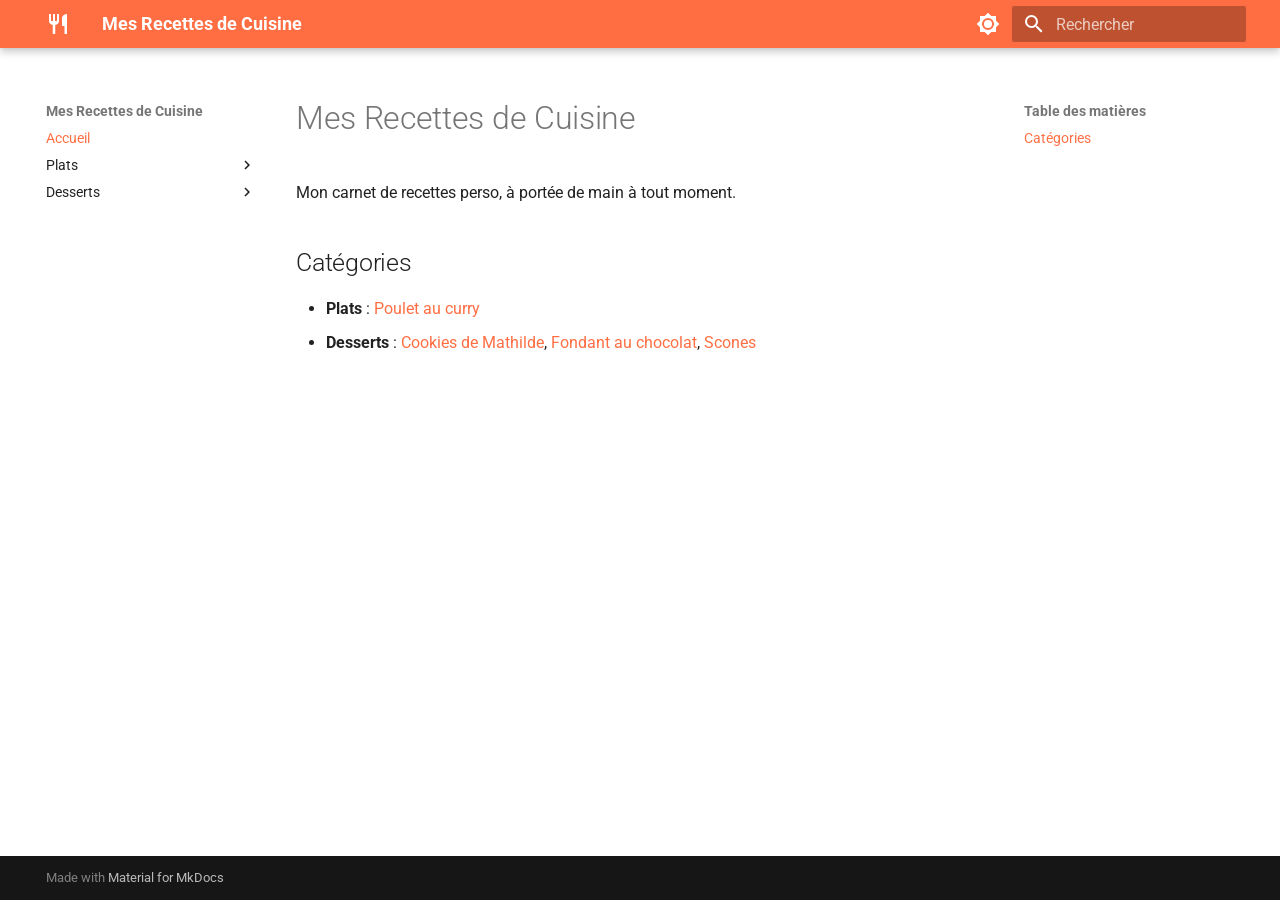
<file: index.html>
<!doctype html>
<html lang="fr" class="no-js">
  <head>
    
      <meta charset="utf-8">
      <meta name="viewport" content="width=device-width,initial-scale=1">
      
      
      
      
      
        <link rel="next" href="plats/poulet-curry/">
      
      
        
      
      
      <link rel="icon" href="assets/images/nomega_logo_small.png">
      <meta name="generator" content="mkdocs-1.6.1, mkdocs-material-9.8.2">
    
    
      
        <title>Mes Recettes de Cuisine</title>
      
    
    
      <link rel="stylesheet" href="assets/stylesheets/main.57a0d79d.min.css">
      
        
        <link rel="stylesheet" href="assets/stylesheets/palette.fb2fffe2.min.css">
      
      


    
    
      
    
    
      
        
        
        <link rel="preconnect" href="https://fonts.gstatic.com" crossorigin>
        <link rel="stylesheet" href="https://fonts.googleapis.com/css?family=Roboto:300,300i,400,400i,700,700i%7CRoboto+Mono:400,400i,700,700i&display=fallback">
        <style>:root{--md-text-font:"Roboto";--md-code-font:"Roboto Mono"}</style>
      
    
    
      <link rel="stylesheet" href="stylesheets/extra.css">
    
    <script>__md_scope=new URL(".",location),__md_hash=e=>[...e].reduce(((e,_)=>(e<<5)-e+_.charCodeAt(0)),0),__md_get=(e,_=localStorage,t=__md_scope)=>JSON.parse(_.getItem(t.pathname+"."+e)),__md_set=(e,_,t=localStorage,a=__md_scope)=>{try{t.setItem(a.pathname+"."+e,JSON.stringify(_))}catch(e){}}</script>
    
      

    
    
  <link rel="apple-touch-icon" href="assets/images/nomega_logo_small.png">

  </head>
  
  
    
    
      
    
    
    
    
    <body dir="ltr" data-md-color-scheme="default" data-md-color-primary="deep-orange" data-md-color-accent="orange">
  
    
    <input class="md-toggle" data-md-toggle="drawer" type="checkbox" id="__drawer" autocomplete="off">
    <input class="md-toggle" data-md-toggle="search" type="checkbox" id="__search" autocomplete="off">
    <label class="md-overlay" for="__drawer"></label>
    <div data-md-component="skip">
      
        
        <a href="#mes-recettes-de-cuisine" class="md-skip">
          Aller au contenu
        </a>
      
    </div>
    <div data-md-component="announce">
      
    </div>
    
    
      

  

<header class="md-header md-header--shadow" data-md-component="header">
  <nav class="md-header__inner md-grid" aria-label="En-tête">
    <a href="." title="Mes Recettes de Cuisine" class="md-header__button md-logo" aria-label="Mes Recettes de Cuisine" data-md-component="logo">
      
  
  <svg xmlns="http://www.w3.org/2000/svg" viewBox="0 0 24 24"><path d="M11 9H9V2H7v7H5V2H3v7c0 2.12 1.66 3.84 3.75 3.97V22h2.5v-9.03C11.34 12.84 13 11.12 13 9V2h-2zm5-3v8h2.5v8H21V2c-2.76 0-5 2.24-5 4"/></svg>

    </a>
    <label class="md-header__button md-icon" for="__drawer">
      
      <svg xmlns="http://www.w3.org/2000/svg" viewBox="0 0 24 24"><path d="M3 6h18v2H3zm0 5h18v2H3zm0 5h18v2H3z"/></svg>
    </label>
    <div class="md-header__title" data-md-component="header-title">
      <div class="md-header__ellipsis">
        <div class="md-header__topic">
          <span class="md-ellipsis">
            Mes Recettes de Cuisine
          </span>
        </div>
        <div class="md-header__topic" data-md-component="header-topic">
          <span class="md-ellipsis">
            
              Accueil
            
          </span>
        </div>
      </div>
    </div>
    
      
        <form class="md-header__option" data-md-component="palette">
  
    
    
    
    <input class="md-option" data-md-color-media="(prefers-color-scheme: light)" data-md-color-scheme="default" data-md-color-primary="deep-orange" data-md-color-accent="orange"  aria-label="Passer au mode sombre"  type="radio" name="__palette" id="__palette_0">
    
      <label class="md-header__button md-icon" title="Passer au mode sombre" for="__palette_1" hidden>
        <svg xmlns="http://www.w3.org/2000/svg" viewBox="0 0 24 24"><path d="M12 8a4 4 0 0 0-4 4 4 4 0 0 0 4 4 4 4 0 0 0 4-4 4 4 0 0 0-4-4m0 10a6 6 0 0 1-6-6 6 6 0 0 1 6-6 6 6 0 0 1 6 6 6 6 0 0 1-6 6m8-9.31V4h-4.69L12 .69 8.69 4H4v4.69L.69 12 4 15.31V20h4.69L12 23.31 15.31 20H20v-4.69L23.31 12z"/></svg>
      </label>
    
  
    
    
    
    <input class="md-option" data-md-color-media="(prefers-color-scheme: dark)" data-md-color-scheme="slate" data-md-color-primary="deep-orange" data-md-color-accent="orange"  aria-label="Passer au mode clair"  type="radio" name="__palette" id="__palette_1">
    
      <label class="md-header__button md-icon" title="Passer au mode clair" for="__palette_0" hidden>
        <svg xmlns="http://www.w3.org/2000/svg" viewBox="0 0 24 24"><path d="M12 18c-.89 0-1.74-.2-2.5-.55C11.56 16.5 13 14.42 13 12s-1.44-4.5-3.5-5.45C10.26 6.2 11.11 6 12 6a6 6 0 0 1 6 6 6 6 0 0 1-6 6m8-9.31V4h-4.69L12 .69 8.69 4H4v4.69L.69 12 4 15.31V20h4.69L12 23.31 15.31 20H20v-4.69L23.31 12z"/></svg>
      </label>
    
  
</form>
      
    
    
      <script>var palette=__md_get("__palette");if(palette&&palette.color){if("(prefers-color-scheme)"===palette.color.media){var media=matchMedia("(prefers-color-scheme: light)"),input=document.querySelector(media.matches?"[data-md-color-media='(prefers-color-scheme: light)']":"[data-md-color-media='(prefers-color-scheme: dark)']");palette.color.media=input.getAttribute("data-md-color-media"),palette.color.scheme=input.getAttribute("data-md-color-scheme"),palette.color.primary=input.getAttribute("data-md-color-primary"),palette.color.accent=input.getAttribute("data-md-color-accent")}for(var[key,value]of Object.entries(palette.color))document.body.setAttribute("data-md-color-"+key,value)}</script>
    
    
    
      
      
        <label class="md-header__button md-icon" for="__search">
          
          <svg xmlns="http://www.w3.org/2000/svg" viewBox="0 0 24 24"><path d="M9.5 3A6.5 6.5 0 0 1 16 9.5c0 1.61-.59 3.09-1.56 4.23l.27.27h.79l5 5-1.5 1.5-5-5v-.79l-.27-.27A6.52 6.52 0 0 1 9.5 16 6.5 6.5 0 0 1 3 9.5 6.5 6.5 0 0 1 9.5 3m0 2C7 5 5 7 5 9.5S7 14 9.5 14 14 12 14 9.5 12 5 9.5 5"/></svg>
        </label>
        <div class="md-search" data-md-component="search" role="dialog">
  <label class="md-search__overlay" for="__search"></label>
  <div class="md-search__inner" role="search">
    <form class="md-search__form" name="search">
      <input type="text" class="md-search__input" name="query" aria-label="Rechercher" placeholder="Rechercher" autocapitalize="off" autocorrect="off" autocomplete="off" spellcheck="false" data-md-component="search-query" required>
      <label class="md-search__icon md-icon" for="__search">
        
        <svg xmlns="http://www.w3.org/2000/svg" viewBox="0 0 24 24"><path d="M9.5 3A6.5 6.5 0 0 1 16 9.5c0 1.61-.59 3.09-1.56 4.23l.27.27h.79l5 5-1.5 1.5-5-5v-.79l-.27-.27A6.52 6.52 0 0 1 9.5 16 6.5 6.5 0 0 1 3 9.5 6.5 6.5 0 0 1 9.5 3m0 2C7 5 5 7 5 9.5S7 14 9.5 14 14 12 14 9.5 12 5 9.5 5"/></svg>
        
        <svg xmlns="http://www.w3.org/2000/svg" viewBox="0 0 24 24"><path d="M20 11v2H8l5.5 5.5-1.42 1.42L4.16 12l7.92-7.92L13.5 5.5 8 11z"/></svg>
      </label>
      <nav class="md-search__options" aria-label="Recherche">
        
        <button type="reset" class="md-search__icon md-icon" title="Effacer" aria-label="Effacer" tabindex="-1">
          
          <svg xmlns="http://www.w3.org/2000/svg" viewBox="0 0 24 24"><path d="M19 6.41 17.59 5 12 10.59 6.41 5 5 6.41 10.59 12 5 17.59 6.41 19 12 13.41 17.59 19 19 17.59 13.41 12z"/></svg>
        </button>
      </nav>
      
    </form>
    <div class="md-search__output">
      <div class="md-search__scrollwrap" tabindex="0" data-md-scrollfix>
        <div class="md-search-result" data-md-component="search-result">
          <div class="md-search-result__meta">
            Initialisation de la recherche
          </div>
          <ol class="md-search-result__list" role="presentation"></ol>
        </div>
      </div>
    </div>
  </div>
</div>
      
    
    
  </nav>
  
</header>
    
    <div class="md-container" data-md-component="container">
      
      
        
          
        
      
      <main class="md-main" data-md-component="main">
        <div class="md-main__inner md-grid">
          
            
              
              <div class="md-sidebar md-sidebar--primary" data-md-component="sidebar" data-md-type="navigation" >
                <div class="md-sidebar__scrollwrap">
                  <div class="md-sidebar__inner">
                    



<nav class="md-nav md-nav--primary" aria-label="Navigation" data-md-level="0">
  <label class="md-nav__title" for="__drawer">
    <a href="." title="Mes Recettes de Cuisine" class="md-nav__button md-logo" aria-label="Mes Recettes de Cuisine" data-md-component="logo">
      
  
  <svg xmlns="http://www.w3.org/2000/svg" viewBox="0 0 24 24"><path d="M11 9H9V2H7v7H5V2H3v7c0 2.12 1.66 3.84 3.75 3.97V22h2.5v-9.03C11.34 12.84 13 11.12 13 9V2h-2zm5-3v8h2.5v8H21V2c-2.76 0-5 2.24-5 4"/></svg>

    </a>
    Mes Recettes de Cuisine
  </label>
  
  <ul class="md-nav__list" data-md-scrollfix>
    
      
      
  
  
    
  
  
  
    <li class="md-nav__item md-nav__item--active">
      
      <input class="md-nav__toggle md-toggle" type="checkbox" id="__toc">
      
      
        
      
      
        <label class="md-nav__link md-nav__link--active" for="__toc">
          
  
  
  <span class="md-ellipsis">
    
  
    Accueil
  

    
  </span>
  
  

          <span class="md-nav__icon md-icon"></span>
        </label>
      
      <a href="." class="md-nav__link md-nav__link--active">
        
  
  
  <span class="md-ellipsis">
    
  
    Accueil
  

    
  </span>
  
  

      </a>
      
        

<nav class="md-nav md-nav--secondary" aria-label="Table des matières">
  
  
  
    
  
  
    <label class="md-nav__title" for="__toc">
      <span class="md-nav__icon md-icon"></span>
      Table des matières
    </label>
    <ul class="md-nav__list" data-md-component="toc" data-md-scrollfix>
      
        <li class="md-nav__item">
  <a href="#categories" class="md-nav__link">
    <span class="md-ellipsis">
      
        Catégories
      
    </span>
  </a>
  
</li>
      
    </ul>
  
</nav>
      
    </li>
  

    
      
      
  
  
  
  
    
    
    
    
    
    <li class="md-nav__item md-nav__item--nested">
      
        
        
        <input class="md-nav__toggle md-toggle " type="checkbox" id="__nav_2" >
        
          
          <label class="md-nav__link" for="__nav_2" id="__nav_2_label" tabindex="0">
            
  
  
  <span class="md-ellipsis">
    
  
    Plats
  

    
  </span>
  
  

            <span class="md-nav__icon md-icon"></span>
          </label>
        
        <nav class="md-nav" data-md-level="1" aria-labelledby="__nav_2_label" aria-expanded="false">
          <label class="md-nav__title" for="__nav_2">
            <span class="md-nav__icon md-icon"></span>
            
  
    Plats
  

          </label>
          <ul class="md-nav__list" data-md-scrollfix>
            
              
                
  
  
  
  
    <li class="md-nav__item">
      <a href="plats/poulet-curry/" class="md-nav__link">
        
  
  
  <span class="md-ellipsis">
    
  
    Poulet au curry
  

    
  </span>
  
  

      </a>
    </li>
  

              
            
          </ul>
        </nav>
      
    </li>
  

    
      
      
  
  
  
  
    
    
    
    
    
    <li class="md-nav__item md-nav__item--nested">
      
        
        
        <input class="md-nav__toggle md-toggle " type="checkbox" id="__nav_3" >
        
          
          <label class="md-nav__link" for="__nav_3" id="__nav_3_label" tabindex="0">
            
  
  
  <span class="md-ellipsis">
    
  
    Desserts
  

    
  </span>
  
  

            <span class="md-nav__icon md-icon"></span>
          </label>
        
        <nav class="md-nav" data-md-level="1" aria-labelledby="__nav_3_label" aria-expanded="false">
          <label class="md-nav__title" for="__nav_3">
            <span class="md-nav__icon md-icon"></span>
            
  
    Desserts
  

          </label>
          <ul class="md-nav__list" data-md-scrollfix>
            
              
                
  
  
  
  
    <li class="md-nav__item">
      <a href="desserts/cookies-de-mathilde/" class="md-nav__link">
        
  
  
  <span class="md-ellipsis">
    
  
    Cookies de Mathilde
  

    
  </span>
  
  

      </a>
    </li>
  

              
            
              
                
  
  
  
  
    <li class="md-nav__item">
      <a href="desserts/fondant/" class="md-nav__link">
        
  
  
  <span class="md-ellipsis">
    
  
    Fondant au chocolat
  

    
  </span>
  
  

      </a>
    </li>
  

              
            
              
                
  
  
  
  
    <li class="md-nav__item">
      <a href="desserts/scones/" class="md-nav__link">
        
  
  
  <span class="md-ellipsis">
    
  
    Scones
  

    
  </span>
  
  

      </a>
    </li>
  

              
            
          </ul>
        </nav>
      
    </li>
  

    
  </ul>
</nav>
                  </div>
                </div>
              </div>
            
            
              
              <div class="md-sidebar md-sidebar--secondary" data-md-component="sidebar" data-md-type="toc" >
                <div class="md-sidebar__scrollwrap">
                  <div class="md-sidebar__inner">
                    

<nav class="md-nav md-nav--secondary" aria-label="Table des matières">
  
  
  
    
  
  
    <label class="md-nav__title" for="__toc">
      <span class="md-nav__icon md-icon"></span>
      Table des matières
    </label>
    <ul class="md-nav__list" data-md-component="toc" data-md-scrollfix>
      
        <li class="md-nav__item">
  <a href="#categories" class="md-nav__link">
    <span class="md-ellipsis">
      
        Catégories
      
    </span>
  </a>
  
</li>
      
    </ul>
  
</nav>
                  </div>
                </div>
              </div>
            
          
          
            <div class="md-content" data-md-component="content">
              
              <article class="md-content__inner md-typeset">
                
                  



<h1 id="mes-recettes-de-cuisine">Mes Recettes de Cuisine</h1>
<p>Mon carnet de recettes perso, à portée de main à tout moment.</p>
<h2 id="categories">Catégories</h2>
<ul>
<li><strong>Plats</strong> : <a href="plats/poulet-curry/">Poulet au curry</a></li>
<li><strong>Desserts</strong> : <a href="desserts/cookies-de-mathilde/">Cookies de Mathilde</a>, <a href="desserts/fondant/">Fondant au chocolat</a>, <a href="desserts/scones/">Scones</a></li>
</ul>












                
              </article>
            </div>
          
          
<script>var target=document.getElementById(location.hash.slice(1));target&&target.name&&(target.checked=target.name.startsWith("__tabbed_"))</script>
        </div>
        
      </main>
      
        <footer class="md-footer">
  
  <div class="md-footer-meta md-typeset">
    <div class="md-footer-meta__inner md-grid">
      <div class="md-copyright">
  
  
    Made with
    <a href="https://squidfunk.github.io/mkdocs-material/" target="_blank" rel="noopener">
      Material for MkDocs
    </a>
  
</div>
      
    </div>
  </div>
</footer>
      
    </div>
    <div class="md-dialog" data-md-component="dialog">
      <div class="md-dialog__inner md-typeset"></div>
    </div>
    
    
    
      
      
      <script id="__config" type="application/json">{"annotate": null, "base": ".", "features": [], "search": "assets/javascripts/workers/search.a7633da7.min.js", "tags": null, "translations": {"clipboard.copied": "Copi\u00e9 dans le presse-papier", "clipboard.copy": "Copier dans le presse-papier", "search.result.more.one": "1 de plus sur cette page", "search.result.more.other": "# de plus sur cette page", "search.result.none": "Aucun document trouv\u00e9", "search.result.one": "1 document trouv\u00e9", "search.result.other": "# documents trouv\u00e9s", "search.result.placeholder": "Taper pour d\u00e9marrer la recherche", "search.result.term.missing": "Non trouv\u00e9", "select.version": "S\u00e9lectionner la version"}, "version": null}</script>
    
    
      <script src="assets/javascripts/bundle.a5f9d56c.min.js"></script>
      
    
  </body>
</html>
</file>
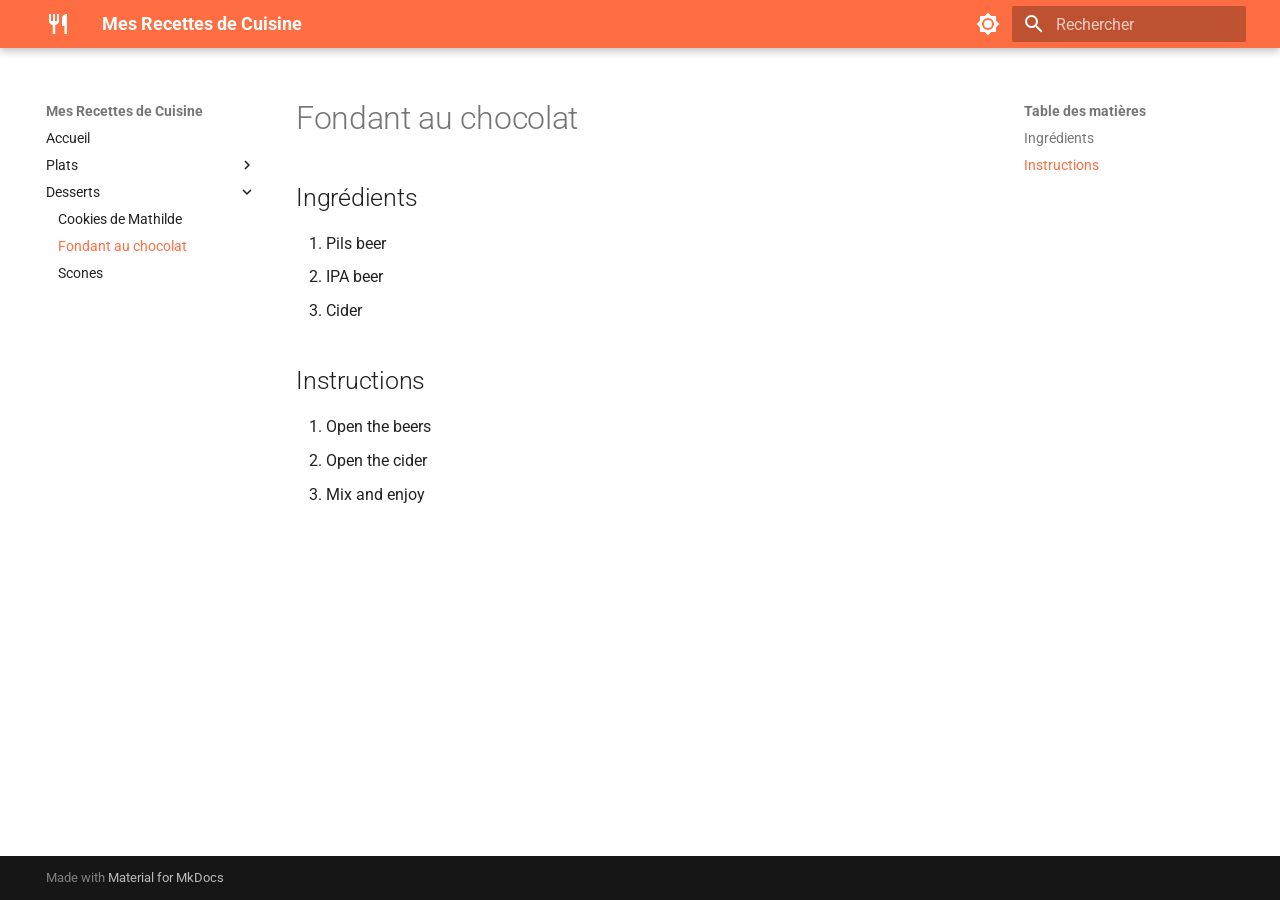
<file: desserts/fondant/index.html>
<!doctype html>
<html lang="fr" class="no-js">
  <head>
    
      <meta charset="utf-8">
      <meta name="viewport" content="width=device-width,initial-scale=1">
      
      
      
      
        <link rel="prev" href="../cookies-de-mathilde/">
      
      
        <link rel="next" href="../scones/">
      
      
        
      
      
      <link rel="icon" href="../../assets/images/nomega_logo_small.png">
      <meta name="generator" content="mkdocs-1.6.1, mkdocs-material-9.8.2">
    
    
      
        <title>Fondant au chocolat - Mes Recettes de Cuisine</title>
      
    
    
      <link rel="stylesheet" href="../../assets/stylesheets/main.57a0d79d.min.css">
      
        
        <link rel="stylesheet" href="../../assets/stylesheets/palette.fb2fffe2.min.css">
      
      


    
    
      
    
    
      
        
        
        <link rel="preconnect" href="https://fonts.gstatic.com" crossorigin>
        <link rel="stylesheet" href="https://fonts.googleapis.com/css?family=Roboto:300,300i,400,400i,700,700i%7CRoboto+Mono:400,400i,700,700i&display=fallback">
        <style>:root{--md-text-font:"Roboto";--md-code-font:"Roboto Mono"}</style>
      
    
    
      <link rel="stylesheet" href="../../stylesheets/extra.css">
    
    <script>__md_scope=new URL("../..",location),__md_hash=e=>[...e].reduce(((e,_)=>(e<<5)-e+_.charCodeAt(0)),0),__md_get=(e,_=localStorage,t=__md_scope)=>JSON.parse(_.getItem(t.pathname+"."+e)),__md_set=(e,_,t=localStorage,a=__md_scope)=>{try{t.setItem(a.pathname+"."+e,JSON.stringify(_))}catch(e){}}</script>
    
      

    
    
  <link rel="apple-touch-icon" href="../../assets/images/nomega_logo_small.png">

  </head>
  
  
    
    
      
    
    
    
    
    <body dir="ltr" data-md-color-scheme="default" data-md-color-primary="deep-orange" data-md-color-accent="orange">
  
    
    <input class="md-toggle" data-md-toggle="drawer" type="checkbox" id="__drawer" autocomplete="off">
    <input class="md-toggle" data-md-toggle="search" type="checkbox" id="__search" autocomplete="off">
    <label class="md-overlay" for="__drawer"></label>
    <div data-md-component="skip">
      
        
        <a href="#fondant-au-chocolat" class="md-skip">
          Aller au contenu
        </a>
      
    </div>
    <div data-md-component="announce">
      
    </div>
    
    
      

  

<header class="md-header md-header--shadow" data-md-component="header">
  <nav class="md-header__inner md-grid" aria-label="En-tête">
    <a href="../.." title="Mes Recettes de Cuisine" class="md-header__button md-logo" aria-label="Mes Recettes de Cuisine" data-md-component="logo">
      
  
  <svg xmlns="http://www.w3.org/2000/svg" viewBox="0 0 24 24"><path d="M11 9H9V2H7v7H5V2H3v7c0 2.12 1.66 3.84 3.75 3.97V22h2.5v-9.03C11.34 12.84 13 11.12 13 9V2h-2zm5-3v8h2.5v8H21V2c-2.76 0-5 2.24-5 4"/></svg>

    </a>
    <label class="md-header__button md-icon" for="__drawer">
      
      <svg xmlns="http://www.w3.org/2000/svg" viewBox="0 0 24 24"><path d="M3 6h18v2H3zm0 5h18v2H3zm0 5h18v2H3z"/></svg>
    </label>
    <div class="md-header__title" data-md-component="header-title">
      <div class="md-header__ellipsis">
        <div class="md-header__topic">
          <span class="md-ellipsis">
            Mes Recettes de Cuisine
          </span>
        </div>
        <div class="md-header__topic" data-md-component="header-topic">
          <span class="md-ellipsis">
            
              Fondant au chocolat
            
          </span>
        </div>
      </div>
    </div>
    
      
        <form class="md-header__option" data-md-component="palette">
  
    
    
    
    <input class="md-option" data-md-color-media="(prefers-color-scheme: light)" data-md-color-scheme="default" data-md-color-primary="deep-orange" data-md-color-accent="orange"  aria-label="Passer au mode sombre"  type="radio" name="__palette" id="__palette_0">
    
      <label class="md-header__button md-icon" title="Passer au mode sombre" for="__palette_1" hidden>
        <svg xmlns="http://www.w3.org/2000/svg" viewBox="0 0 24 24"><path d="M12 8a4 4 0 0 0-4 4 4 4 0 0 0 4 4 4 4 0 0 0 4-4 4 4 0 0 0-4-4m0 10a6 6 0 0 1-6-6 6 6 0 0 1 6-6 6 6 0 0 1 6 6 6 6 0 0 1-6 6m8-9.31V4h-4.69L12 .69 8.69 4H4v4.69L.69 12 4 15.31V20h4.69L12 23.31 15.31 20H20v-4.69L23.31 12z"/></svg>
      </label>
    
  
    
    
    
    <input class="md-option" data-md-color-media="(prefers-color-scheme: dark)" data-md-color-scheme="slate" data-md-color-primary="deep-orange" data-md-color-accent="orange"  aria-label="Passer au mode clair"  type="radio" name="__palette" id="__palette_1">
    
      <label class="md-header__button md-icon" title="Passer au mode clair" for="__palette_0" hidden>
        <svg xmlns="http://www.w3.org/2000/svg" viewBox="0 0 24 24"><path d="M12 18c-.89 0-1.74-.2-2.5-.55C11.56 16.5 13 14.42 13 12s-1.44-4.5-3.5-5.45C10.26 6.2 11.11 6 12 6a6 6 0 0 1 6 6 6 6 0 0 1-6 6m8-9.31V4h-4.69L12 .69 8.69 4H4v4.69L.69 12 4 15.31V20h4.69L12 23.31 15.31 20H20v-4.69L23.31 12z"/></svg>
      </label>
    
  
</form>
      
    
    
      <script>var palette=__md_get("__palette");if(palette&&palette.color){if("(prefers-color-scheme)"===palette.color.media){var media=matchMedia("(prefers-color-scheme: light)"),input=document.querySelector(media.matches?"[data-md-color-media='(prefers-color-scheme: light)']":"[data-md-color-media='(prefers-color-scheme: dark)']");palette.color.media=input.getAttribute("data-md-color-media"),palette.color.scheme=input.getAttribute("data-md-color-scheme"),palette.color.primary=input.getAttribute("data-md-color-primary"),palette.color.accent=input.getAttribute("data-md-color-accent")}for(var[key,value]of Object.entries(palette.color))document.body.setAttribute("data-md-color-"+key,value)}</script>
    
    
    
      
      
        <label class="md-header__button md-icon" for="__search">
          
          <svg xmlns="http://www.w3.org/2000/svg" viewBox="0 0 24 24"><path d="M9.5 3A6.5 6.5 0 0 1 16 9.5c0 1.61-.59 3.09-1.56 4.23l.27.27h.79l5 5-1.5 1.5-5-5v-.79l-.27-.27A6.52 6.52 0 0 1 9.5 16 6.5 6.5 0 0 1 3 9.5 6.5 6.5 0 0 1 9.5 3m0 2C7 5 5 7 5 9.5S7 14 9.5 14 14 12 14 9.5 12 5 9.5 5"/></svg>
        </label>
        <div class="md-search" data-md-component="search" role="dialog">
  <label class="md-search__overlay" for="__search"></label>
  <div class="md-search__inner" role="search">
    <form class="md-search__form" name="search">
      <input type="text" class="md-search__input" name="query" aria-label="Rechercher" placeholder="Rechercher" autocapitalize="off" autocorrect="off" autocomplete="off" spellcheck="false" data-md-component="search-query" required>
      <label class="md-search__icon md-icon" for="__search">
        
        <svg xmlns="http://www.w3.org/2000/svg" viewBox="0 0 24 24"><path d="M9.5 3A6.5 6.5 0 0 1 16 9.5c0 1.61-.59 3.09-1.56 4.23l.27.27h.79l5 5-1.5 1.5-5-5v-.79l-.27-.27A6.52 6.52 0 0 1 9.5 16 6.5 6.5 0 0 1 3 9.5 6.5 6.5 0 0 1 9.5 3m0 2C7 5 5 7 5 9.5S7 14 9.5 14 14 12 14 9.5 12 5 9.5 5"/></svg>
        
        <svg xmlns="http://www.w3.org/2000/svg" viewBox="0 0 24 24"><path d="M20 11v2H8l5.5 5.5-1.42 1.42L4.16 12l7.92-7.92L13.5 5.5 8 11z"/></svg>
      </label>
      <nav class="md-search__options" aria-label="Recherche">
        
        <button type="reset" class="md-search__icon md-icon" title="Effacer" aria-label="Effacer" tabindex="-1">
          
          <svg xmlns="http://www.w3.org/2000/svg" viewBox="0 0 24 24"><path d="M19 6.41 17.59 5 12 10.59 6.41 5 5 6.41 10.59 12 5 17.59 6.41 19 12 13.41 17.59 19 19 17.59 13.41 12z"/></svg>
        </button>
      </nav>
      
    </form>
    <div class="md-search__output">
      <div class="md-search__scrollwrap" tabindex="0" data-md-scrollfix>
        <div class="md-search-result" data-md-component="search-result">
          <div class="md-search-result__meta">
            Initialisation de la recherche
          </div>
          <ol class="md-search-result__list" role="presentation"></ol>
        </div>
      </div>
    </div>
  </div>
</div>
      
    
    
  </nav>
  
</header>
    
    <div class="md-container" data-md-component="container">
      
      
        
          
        
      
      <main class="md-main" data-md-component="main">
        <div class="md-main__inner md-grid">
          
            
              
              <div class="md-sidebar md-sidebar--primary" data-md-component="sidebar" data-md-type="navigation" >
                <div class="md-sidebar__scrollwrap">
                  <div class="md-sidebar__inner">
                    



<nav class="md-nav md-nav--primary" aria-label="Navigation" data-md-level="0">
  <label class="md-nav__title" for="__drawer">
    <a href="../.." title="Mes Recettes de Cuisine" class="md-nav__button md-logo" aria-label="Mes Recettes de Cuisine" data-md-component="logo">
      
  
  <svg xmlns="http://www.w3.org/2000/svg" viewBox="0 0 24 24"><path d="M11 9H9V2H7v7H5V2H3v7c0 2.12 1.66 3.84 3.75 3.97V22h2.5v-9.03C11.34 12.84 13 11.12 13 9V2h-2zm5-3v8h2.5v8H21V2c-2.76 0-5 2.24-5 4"/></svg>

    </a>
    Mes Recettes de Cuisine
  </label>
  
  <ul class="md-nav__list" data-md-scrollfix>
    
      
      
  
  
  
  
    <li class="md-nav__item">
      <a href="../.." class="md-nav__link">
        
  
  
  <span class="md-ellipsis">
    
  
    Accueil
  

    
  </span>
  
  

      </a>
    </li>
  

    
      
      
  
  
  
  
    
    
    
    
    
    <li class="md-nav__item md-nav__item--nested">
      
        
        
        <input class="md-nav__toggle md-toggle " type="checkbox" id="__nav_2" >
        
          
          <label class="md-nav__link" for="__nav_2" id="__nav_2_label" tabindex="0">
            
  
  
  <span class="md-ellipsis">
    
  
    Plats
  

    
  </span>
  
  

            <span class="md-nav__icon md-icon"></span>
          </label>
        
        <nav class="md-nav" data-md-level="1" aria-labelledby="__nav_2_label" aria-expanded="false">
          <label class="md-nav__title" for="__nav_2">
            <span class="md-nav__icon md-icon"></span>
            
  
    Plats
  

          </label>
          <ul class="md-nav__list" data-md-scrollfix>
            
              
                
  
  
  
  
    <li class="md-nav__item">
      <a href="../../plats/poulet-curry/" class="md-nav__link">
        
  
  
  <span class="md-ellipsis">
    
  
    Poulet au curry
  

    
  </span>
  
  

      </a>
    </li>
  

              
            
          </ul>
        </nav>
      
    </li>
  

    
      
      
  
  
    
  
  
  
    
    
    
    
    
    <li class="md-nav__item md-nav__item--active md-nav__item--nested">
      
        
        
        <input class="md-nav__toggle md-toggle " type="checkbox" id="__nav_3" checked>
        
          
          <label class="md-nav__link" for="__nav_3" id="__nav_3_label" tabindex="0">
            
  
  
  <span class="md-ellipsis">
    
  
    Desserts
  

    
  </span>
  
  

            <span class="md-nav__icon md-icon"></span>
          </label>
        
        <nav class="md-nav" data-md-level="1" aria-labelledby="__nav_3_label" aria-expanded="true">
          <label class="md-nav__title" for="__nav_3">
            <span class="md-nav__icon md-icon"></span>
            
  
    Desserts
  

          </label>
          <ul class="md-nav__list" data-md-scrollfix>
            
              
                
  
  
  
  
    <li class="md-nav__item">
      <a href="../cookies-de-mathilde/" class="md-nav__link">
        
  
  
  <span class="md-ellipsis">
    
  
    Cookies de Mathilde
  

    
  </span>
  
  

      </a>
    </li>
  

              
            
              
                
  
  
    
  
  
  
    <li class="md-nav__item md-nav__item--active">
      
      <input class="md-nav__toggle md-toggle" type="checkbox" id="__toc">
      
      
        
      
      
        <label class="md-nav__link md-nav__link--active" for="__toc">
          
  
  
  <span class="md-ellipsis">
    
  
    Fondant au chocolat
  

    
  </span>
  
  

          <span class="md-nav__icon md-icon"></span>
        </label>
      
      <a href="./" class="md-nav__link md-nav__link--active">
        
  
  
  <span class="md-ellipsis">
    
  
    Fondant au chocolat
  

    
  </span>
  
  

      </a>
      
        

<nav class="md-nav md-nav--secondary" aria-label="Table des matières">
  
  
  
    
  
  
    <label class="md-nav__title" for="__toc">
      <span class="md-nav__icon md-icon"></span>
      Table des matières
    </label>
    <ul class="md-nav__list" data-md-component="toc" data-md-scrollfix>
      
        <li class="md-nav__item">
  <a href="#ingredients" class="md-nav__link">
    <span class="md-ellipsis">
      
        Ingrédients
      
    </span>
  </a>
  
</li>
      
        <li class="md-nav__item">
  <a href="#instructions" class="md-nav__link">
    <span class="md-ellipsis">
      
        Instructions
      
    </span>
  </a>
  
</li>
      
    </ul>
  
</nav>
      
    </li>
  

              
            
              
                
  
  
  
  
    <li class="md-nav__item">
      <a href="../scones/" class="md-nav__link">
        
  
  
  <span class="md-ellipsis">
    
  
    Scones
  

    
  </span>
  
  

      </a>
    </li>
  

              
            
          </ul>
        </nav>
      
    </li>
  

    
  </ul>
</nav>
                  </div>
                </div>
              </div>
            
            
              
              <div class="md-sidebar md-sidebar--secondary" data-md-component="sidebar" data-md-type="toc" >
                <div class="md-sidebar__scrollwrap">
                  <div class="md-sidebar__inner">
                    

<nav class="md-nav md-nav--secondary" aria-label="Table des matières">
  
  
  
    
  
  
    <label class="md-nav__title" for="__toc">
      <span class="md-nav__icon md-icon"></span>
      Table des matières
    </label>
    <ul class="md-nav__list" data-md-component="toc" data-md-scrollfix>
      
        <li class="md-nav__item">
  <a href="#ingredients" class="md-nav__link">
    <span class="md-ellipsis">
      
        Ingrédients
      
    </span>
  </a>
  
</li>
      
        <li class="md-nav__item">
  <a href="#instructions" class="md-nav__link">
    <span class="md-ellipsis">
      
        Instructions
      
    </span>
  </a>
  
</li>
      
    </ul>
  
</nav>
                  </div>
                </div>
              </div>
            
          
          
            <div class="md-content" data-md-component="content">
              
              <article class="md-content__inner md-typeset">
                
                  



<h1 id="fondant-au-chocolat">Fondant au chocolat</h1>
<h2 id="ingredients">Ingrédients</h2>
<ol>
<li>Pils beer</li>
<li>IPA beer</li>
<li>Cider</li>
</ol>
<h2 id="instructions">Instructions</h2>
<ol>
<li>Open the beers</li>
<li>Open the cider</li>
<li>Mix and enjoy</li>
</ol>












                
              </article>
            </div>
          
          
<script>var target=document.getElementById(location.hash.slice(1));target&&target.name&&(target.checked=target.name.startsWith("__tabbed_"))</script>
        </div>
        
      </main>
      
        <footer class="md-footer">
  
  <div class="md-footer-meta md-typeset">
    <div class="md-footer-meta__inner md-grid">
      <div class="md-copyright">
  
  
    Made with
    <a href="https://squidfunk.github.io/mkdocs-material/" target="_blank" rel="noopener">
      Material for MkDocs
    </a>
  
</div>
      
    </div>
  </div>
</footer>
      
    </div>
    <div class="md-dialog" data-md-component="dialog">
      <div class="md-dialog__inner md-typeset"></div>
    </div>
    
    
    
      
      
      <script id="__config" type="application/json">{"annotate": null, "base": "../..", "features": [], "search": "../../assets/javascripts/workers/search.a7633da7.min.js", "tags": null, "translations": {"clipboard.copied": "Copi\u00e9 dans le presse-papier", "clipboard.copy": "Copier dans le presse-papier", "search.result.more.one": "1 de plus sur cette page", "search.result.more.other": "# de plus sur cette page", "search.result.none": "Aucun document trouv\u00e9", "search.result.one": "1 document trouv\u00e9", "search.result.other": "# documents trouv\u00e9s", "search.result.placeholder": "Taper pour d\u00e9marrer la recherche", "search.result.term.missing": "Non trouv\u00e9", "select.version": "S\u00e9lectionner la version"}, "version": null}</script>
    
    
      <script src="../../assets/javascripts/bundle.a5f9d56c.min.js"></script>
      
    
  </body>
</html>
</file>
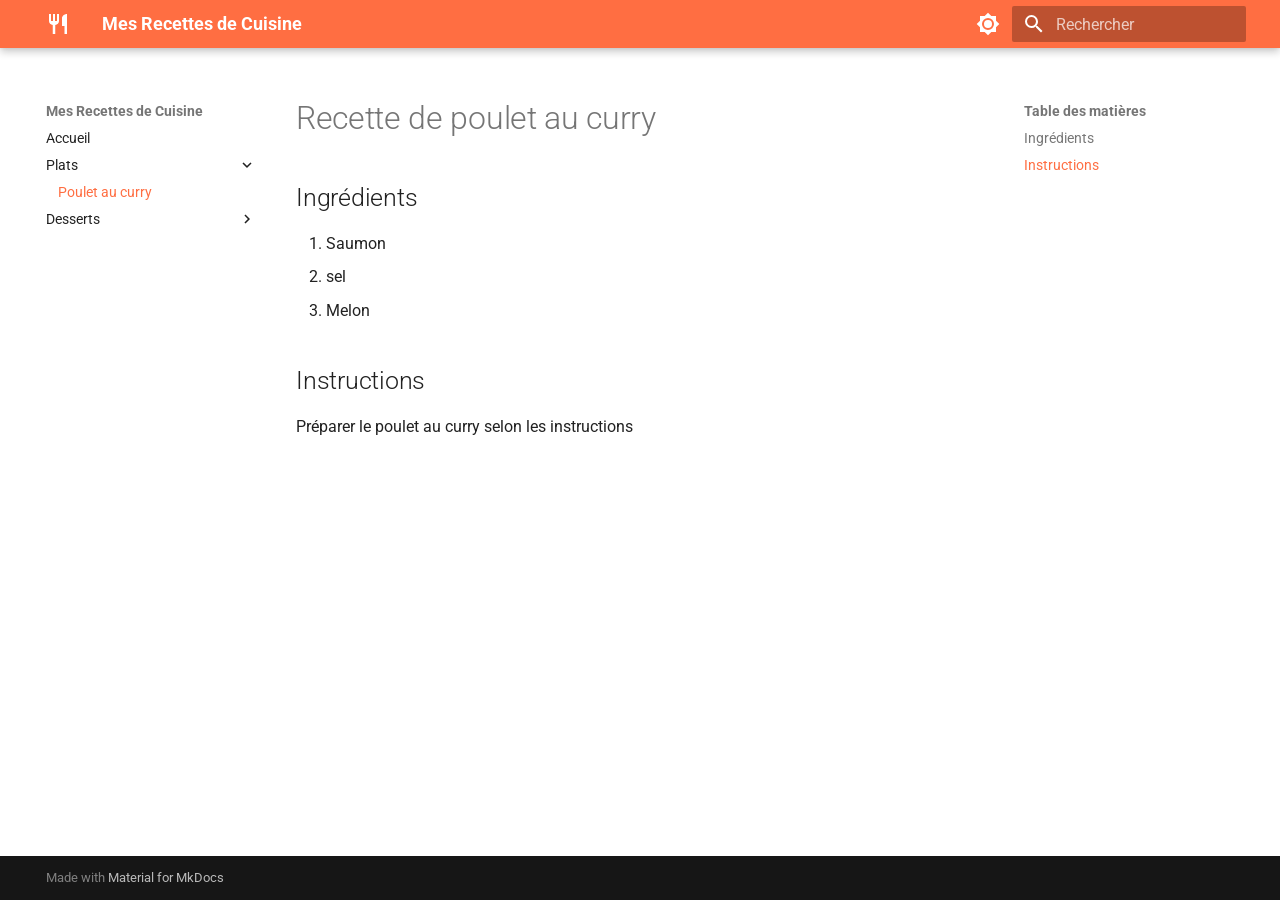
<file: plats/poulet-curry/index.html>
<!doctype html>
<html lang="fr" class="no-js">
  <head>
    
      <meta charset="utf-8">
      <meta name="viewport" content="width=device-width,initial-scale=1">
      
      
      
      
        <link rel="prev" href="../..">
      
      
        <link rel="next" href="../../desserts/cookies-de-mathilde/">
      
      
        
      
      
      <link rel="icon" href="../../assets/images/nomega_logo_small.png">
      <meta name="generator" content="mkdocs-1.6.1, mkdocs-material-9.8.2">
    
    
      
        <title>Poulet au curry - Mes Recettes de Cuisine</title>
      
    
    
      <link rel="stylesheet" href="../../assets/stylesheets/main.57a0d79d.min.css">
      
        
        <link rel="stylesheet" href="../../assets/stylesheets/palette.fb2fffe2.min.css">
      
      


    
    
      
    
    
      
        
        
        <link rel="preconnect" href="https://fonts.gstatic.com" crossorigin>
        <link rel="stylesheet" href="https://fonts.googleapis.com/css?family=Roboto:300,300i,400,400i,700,700i%7CRoboto+Mono:400,400i,700,700i&display=fallback">
        <style>:root{--md-text-font:"Roboto";--md-code-font:"Roboto Mono"}</style>
      
    
    
      <link rel="stylesheet" href="../../stylesheets/extra.css">
    
    <script>__md_scope=new URL("../..",location),__md_hash=e=>[...e].reduce(((e,_)=>(e<<5)-e+_.charCodeAt(0)),0),__md_get=(e,_=localStorage,t=__md_scope)=>JSON.parse(_.getItem(t.pathname+"."+e)),__md_set=(e,_,t=localStorage,a=__md_scope)=>{try{t.setItem(a.pathname+"."+e,JSON.stringify(_))}catch(e){}}</script>
    
      

    
    
  <link rel="apple-touch-icon" href="../../assets/images/nomega_logo_small.png">

  </head>
  
  
    
    
      
    
    
    
    
    <body dir="ltr" data-md-color-scheme="default" data-md-color-primary="deep-orange" data-md-color-accent="orange">
  
    
    <input class="md-toggle" data-md-toggle="drawer" type="checkbox" id="__drawer" autocomplete="off">
    <input class="md-toggle" data-md-toggle="search" type="checkbox" id="__search" autocomplete="off">
    <label class="md-overlay" for="__drawer"></label>
    <div data-md-component="skip">
      
        
        <a href="#recette-de-poulet-au-curry" class="md-skip">
          Aller au contenu
        </a>
      
    </div>
    <div data-md-component="announce">
      
    </div>
    
    
      

  

<header class="md-header md-header--shadow" data-md-component="header">
  <nav class="md-header__inner md-grid" aria-label="En-tête">
    <a href="../.." title="Mes Recettes de Cuisine" class="md-header__button md-logo" aria-label="Mes Recettes de Cuisine" data-md-component="logo">
      
  
  <svg xmlns="http://www.w3.org/2000/svg" viewBox="0 0 24 24"><path d="M11 9H9V2H7v7H5V2H3v7c0 2.12 1.66 3.84 3.75 3.97V22h2.5v-9.03C11.34 12.84 13 11.12 13 9V2h-2zm5-3v8h2.5v8H21V2c-2.76 0-5 2.24-5 4"/></svg>

    </a>
    <label class="md-header__button md-icon" for="__drawer">
      
      <svg xmlns="http://www.w3.org/2000/svg" viewBox="0 0 24 24"><path d="M3 6h18v2H3zm0 5h18v2H3zm0 5h18v2H3z"/></svg>
    </label>
    <div class="md-header__title" data-md-component="header-title">
      <div class="md-header__ellipsis">
        <div class="md-header__topic">
          <span class="md-ellipsis">
            Mes Recettes de Cuisine
          </span>
        </div>
        <div class="md-header__topic" data-md-component="header-topic">
          <span class="md-ellipsis">
            
              Poulet au curry
            
          </span>
        </div>
      </div>
    </div>
    
      
        <form class="md-header__option" data-md-component="palette">
  
    
    
    
    <input class="md-option" data-md-color-media="(prefers-color-scheme: light)" data-md-color-scheme="default" data-md-color-primary="deep-orange" data-md-color-accent="orange"  aria-label="Passer au mode sombre"  type="radio" name="__palette" id="__palette_0">
    
      <label class="md-header__button md-icon" title="Passer au mode sombre" for="__palette_1" hidden>
        <svg xmlns="http://www.w3.org/2000/svg" viewBox="0 0 24 24"><path d="M12 8a4 4 0 0 0-4 4 4 4 0 0 0 4 4 4 4 0 0 0 4-4 4 4 0 0 0-4-4m0 10a6 6 0 0 1-6-6 6 6 0 0 1 6-6 6 6 0 0 1 6 6 6 6 0 0 1-6 6m8-9.31V4h-4.69L12 .69 8.69 4H4v4.69L.69 12 4 15.31V20h4.69L12 23.31 15.31 20H20v-4.69L23.31 12z"/></svg>
      </label>
    
  
    
    
    
    <input class="md-option" data-md-color-media="(prefers-color-scheme: dark)" data-md-color-scheme="slate" data-md-color-primary="deep-orange" data-md-color-accent="orange"  aria-label="Passer au mode clair"  type="radio" name="__palette" id="__palette_1">
    
      <label class="md-header__button md-icon" title="Passer au mode clair" for="__palette_0" hidden>
        <svg xmlns="http://www.w3.org/2000/svg" viewBox="0 0 24 24"><path d="M12 18c-.89 0-1.74-.2-2.5-.55C11.56 16.5 13 14.42 13 12s-1.44-4.5-3.5-5.45C10.26 6.2 11.11 6 12 6a6 6 0 0 1 6 6 6 6 0 0 1-6 6m8-9.31V4h-4.69L12 .69 8.69 4H4v4.69L.69 12 4 15.31V20h4.69L12 23.31 15.31 20H20v-4.69L23.31 12z"/></svg>
      </label>
    
  
</form>
      
    
    
      <script>var palette=__md_get("__palette");if(palette&&palette.color){if("(prefers-color-scheme)"===palette.color.media){var media=matchMedia("(prefers-color-scheme: light)"),input=document.querySelector(media.matches?"[data-md-color-media='(prefers-color-scheme: light)']":"[data-md-color-media='(prefers-color-scheme: dark)']");palette.color.media=input.getAttribute("data-md-color-media"),palette.color.scheme=input.getAttribute("data-md-color-scheme"),palette.color.primary=input.getAttribute("data-md-color-primary"),palette.color.accent=input.getAttribute("data-md-color-accent")}for(var[key,value]of Object.entries(palette.color))document.body.setAttribute("data-md-color-"+key,value)}</script>
    
    
    
      
      
        <label class="md-header__button md-icon" for="__search">
          
          <svg xmlns="http://www.w3.org/2000/svg" viewBox="0 0 24 24"><path d="M9.5 3A6.5 6.5 0 0 1 16 9.5c0 1.61-.59 3.09-1.56 4.23l.27.27h.79l5 5-1.5 1.5-5-5v-.79l-.27-.27A6.52 6.52 0 0 1 9.5 16 6.5 6.5 0 0 1 3 9.5 6.5 6.5 0 0 1 9.5 3m0 2C7 5 5 7 5 9.5S7 14 9.5 14 14 12 14 9.5 12 5 9.5 5"/></svg>
        </label>
        <div class="md-search" data-md-component="search" role="dialog">
  <label class="md-search__overlay" for="__search"></label>
  <div class="md-search__inner" role="search">
    <form class="md-search__form" name="search">
      <input type="text" class="md-search__input" name="query" aria-label="Rechercher" placeholder="Rechercher" autocapitalize="off" autocorrect="off" autocomplete="off" spellcheck="false" data-md-component="search-query" required>
      <label class="md-search__icon md-icon" for="__search">
        
        <svg xmlns="http://www.w3.org/2000/svg" viewBox="0 0 24 24"><path d="M9.5 3A6.5 6.5 0 0 1 16 9.5c0 1.61-.59 3.09-1.56 4.23l.27.27h.79l5 5-1.5 1.5-5-5v-.79l-.27-.27A6.52 6.52 0 0 1 9.5 16 6.5 6.5 0 0 1 3 9.5 6.5 6.5 0 0 1 9.5 3m0 2C7 5 5 7 5 9.5S7 14 9.5 14 14 12 14 9.5 12 5 9.5 5"/></svg>
        
        <svg xmlns="http://www.w3.org/2000/svg" viewBox="0 0 24 24"><path d="M20 11v2H8l5.5 5.5-1.42 1.42L4.16 12l7.92-7.92L13.5 5.5 8 11z"/></svg>
      </label>
      <nav class="md-search__options" aria-label="Recherche">
        
        <button type="reset" class="md-search__icon md-icon" title="Effacer" aria-label="Effacer" tabindex="-1">
          
          <svg xmlns="http://www.w3.org/2000/svg" viewBox="0 0 24 24"><path d="M19 6.41 17.59 5 12 10.59 6.41 5 5 6.41 10.59 12 5 17.59 6.41 19 12 13.41 17.59 19 19 17.59 13.41 12z"/></svg>
        </button>
      </nav>
      
    </form>
    <div class="md-search__output">
      <div class="md-search__scrollwrap" tabindex="0" data-md-scrollfix>
        <div class="md-search-result" data-md-component="search-result">
          <div class="md-search-result__meta">
            Initialisation de la recherche
          </div>
          <ol class="md-search-result__list" role="presentation"></ol>
        </div>
      </div>
    </div>
  </div>
</div>
      
    
    
  </nav>
  
</header>
    
    <div class="md-container" data-md-component="container">
      
      
        
          
        
      
      <main class="md-main" data-md-component="main">
        <div class="md-main__inner md-grid">
          
            
              
              <div class="md-sidebar md-sidebar--primary" data-md-component="sidebar" data-md-type="navigation" >
                <div class="md-sidebar__scrollwrap">
                  <div class="md-sidebar__inner">
                    



<nav class="md-nav md-nav--primary" aria-label="Navigation" data-md-level="0">
  <label class="md-nav__title" for="__drawer">
    <a href="../.." title="Mes Recettes de Cuisine" class="md-nav__button md-logo" aria-label="Mes Recettes de Cuisine" data-md-component="logo">
      
  
  <svg xmlns="http://www.w3.org/2000/svg" viewBox="0 0 24 24"><path d="M11 9H9V2H7v7H5V2H3v7c0 2.12 1.66 3.84 3.75 3.97V22h2.5v-9.03C11.34 12.84 13 11.12 13 9V2h-2zm5-3v8h2.5v8H21V2c-2.76 0-5 2.24-5 4"/></svg>

    </a>
    Mes Recettes de Cuisine
  </label>
  
  <ul class="md-nav__list" data-md-scrollfix>
    
      
      
  
  
  
  
    <li class="md-nav__item">
      <a href="../.." class="md-nav__link">
        
  
  
  <span class="md-ellipsis">
    
  
    Accueil
  

    
  </span>
  
  

      </a>
    </li>
  

    
      
      
  
  
    
  
  
  
    
    
    
    
    
    <li class="md-nav__item md-nav__item--active md-nav__item--nested">
      
        
        
        <input class="md-nav__toggle md-toggle " type="checkbox" id="__nav_2" checked>
        
          
          <label class="md-nav__link" for="__nav_2" id="__nav_2_label" tabindex="0">
            
  
  
  <span class="md-ellipsis">
    
  
    Plats
  

    
  </span>
  
  

            <span class="md-nav__icon md-icon"></span>
          </label>
        
        <nav class="md-nav" data-md-level="1" aria-labelledby="__nav_2_label" aria-expanded="true">
          <label class="md-nav__title" for="__nav_2">
            <span class="md-nav__icon md-icon"></span>
            
  
    Plats
  

          </label>
          <ul class="md-nav__list" data-md-scrollfix>
            
              
                
  
  
    
  
  
  
    <li class="md-nav__item md-nav__item--active">
      
      <input class="md-nav__toggle md-toggle" type="checkbox" id="__toc">
      
      
        
      
      
        <label class="md-nav__link md-nav__link--active" for="__toc">
          
  
  
  <span class="md-ellipsis">
    
  
    Poulet au curry
  

    
  </span>
  
  

          <span class="md-nav__icon md-icon"></span>
        </label>
      
      <a href="./" class="md-nav__link md-nav__link--active">
        
  
  
  <span class="md-ellipsis">
    
  
    Poulet au curry
  

    
  </span>
  
  

      </a>
      
        

<nav class="md-nav md-nav--secondary" aria-label="Table des matières">
  
  
  
    
  
  
    <label class="md-nav__title" for="__toc">
      <span class="md-nav__icon md-icon"></span>
      Table des matières
    </label>
    <ul class="md-nav__list" data-md-component="toc" data-md-scrollfix>
      
        <li class="md-nav__item">
  <a href="#ingredients" class="md-nav__link">
    <span class="md-ellipsis">
      
        Ingrédients
      
    </span>
  </a>
  
</li>
      
        <li class="md-nav__item">
  <a href="#instructions" class="md-nav__link">
    <span class="md-ellipsis">
      
        Instructions
      
    </span>
  </a>
  
</li>
      
    </ul>
  
</nav>
      
    </li>
  

              
            
          </ul>
        </nav>
      
    </li>
  

    
      
      
  
  
  
  
    
    
    
    
    
    <li class="md-nav__item md-nav__item--nested">
      
        
        
        <input class="md-nav__toggle md-toggle " type="checkbox" id="__nav_3" >
        
          
          <label class="md-nav__link" for="__nav_3" id="__nav_3_label" tabindex="0">
            
  
  
  <span class="md-ellipsis">
    
  
    Desserts
  

    
  </span>
  
  

            <span class="md-nav__icon md-icon"></span>
          </label>
        
        <nav class="md-nav" data-md-level="1" aria-labelledby="__nav_3_label" aria-expanded="false">
          <label class="md-nav__title" for="__nav_3">
            <span class="md-nav__icon md-icon"></span>
            
  
    Desserts
  

          </label>
          <ul class="md-nav__list" data-md-scrollfix>
            
              
                
  
  
  
  
    <li class="md-nav__item">
      <a href="../../desserts/cookies-de-mathilde/" class="md-nav__link">
        
  
  
  <span class="md-ellipsis">
    
  
    Cookies de Mathilde
  

    
  </span>
  
  

      </a>
    </li>
  

              
            
              
                
  
  
  
  
    <li class="md-nav__item">
      <a href="../../desserts/fondant/" class="md-nav__link">
        
  
  
  <span class="md-ellipsis">
    
  
    Fondant au chocolat
  

    
  </span>
  
  

      </a>
    </li>
  

              
            
              
                
  
  
  
  
    <li class="md-nav__item">
      <a href="../../desserts/scones/" class="md-nav__link">
        
  
  
  <span class="md-ellipsis">
    
  
    Scones
  

    
  </span>
  
  

      </a>
    </li>
  

              
            
          </ul>
        </nav>
      
    </li>
  

    
  </ul>
</nav>
                  </div>
                </div>
              </div>
            
            
              
              <div class="md-sidebar md-sidebar--secondary" data-md-component="sidebar" data-md-type="toc" >
                <div class="md-sidebar__scrollwrap">
                  <div class="md-sidebar__inner">
                    

<nav class="md-nav md-nav--secondary" aria-label="Table des matières">
  
  
  
    
  
  
    <label class="md-nav__title" for="__toc">
      <span class="md-nav__icon md-icon"></span>
      Table des matières
    </label>
    <ul class="md-nav__list" data-md-component="toc" data-md-scrollfix>
      
        <li class="md-nav__item">
  <a href="#ingredients" class="md-nav__link">
    <span class="md-ellipsis">
      
        Ingrédients
      
    </span>
  </a>
  
</li>
      
        <li class="md-nav__item">
  <a href="#instructions" class="md-nav__link">
    <span class="md-ellipsis">
      
        Instructions
      
    </span>
  </a>
  
</li>
      
    </ul>
  
</nav>
                  </div>
                </div>
              </div>
            
          
          
            <div class="md-content" data-md-component="content">
              
              <article class="md-content__inner md-typeset">
                
                  



<h1 id="recette-de-poulet-au-curry">Recette de poulet au curry</h1>
<h2 id="ingredients">Ingrédients</h2>
<ol>
<li>Saumon</li>
<li>sel</li>
<li>Melon</li>
</ol>
<h2 id="instructions">Instructions</h2>
<p>Préparer le poulet au curry selon les instructions</p>












                
              </article>
            </div>
          
          
<script>var target=document.getElementById(location.hash.slice(1));target&&target.name&&(target.checked=target.name.startsWith("__tabbed_"))</script>
        </div>
        
      </main>
      
        <footer class="md-footer">
  
  <div class="md-footer-meta md-typeset">
    <div class="md-footer-meta__inner md-grid">
      <div class="md-copyright">
  
  
    Made with
    <a href="https://squidfunk.github.io/mkdocs-material/" target="_blank" rel="noopener">
      Material for MkDocs
    </a>
  
</div>
      
    </div>
  </div>
</footer>
      
    </div>
    <div class="md-dialog" data-md-component="dialog">
      <div class="md-dialog__inner md-typeset"></div>
    </div>
    
    
    
      
      
      <script id="__config" type="application/json">{"annotate": null, "base": "../..", "features": [], "search": "../../assets/javascripts/workers/search.a7633da7.min.js", "tags": null, "translations": {"clipboard.copied": "Copi\u00e9 dans le presse-papier", "clipboard.copy": "Copier dans le presse-papier", "search.result.more.one": "1 de plus sur cette page", "search.result.more.other": "# de plus sur cette page", "search.result.none": "Aucun document trouv\u00e9", "search.result.one": "1 document trouv\u00e9", "search.result.other": "# documents trouv\u00e9s", "search.result.placeholder": "Taper pour d\u00e9marrer la recherche", "search.result.term.missing": "Non trouv\u00e9", "select.version": "S\u00e9lectionner la version"}, "version": null}</script>
    
    
      <script src="../../assets/javascripts/bundle.a5f9d56c.min.js"></script>
      
    
  </body>
</html>
</file>
<file: stylesheets/extra.css>
/* Bandeaux d'infos (temps, masse, valeurs nutritionnelles) : cartes compactes, même sur téléphone */
.md-typeset .grid.cards.infos {
  grid-template-columns: repeat(var(--n, 3), 1fr);
}

.md-typeset .grid.cards.infos > ul > li {
  padding: 0.5rem 0.3rem;
  text-align: center;
}

.md-typeset .grid.cards.infos > ul > li > hr {
  margin-bottom: 0.5em;
  margin-top: 0.5em;
}

@media (max-width: 480px) {
  .md-typeset .grid.cards.infos > ul > li > p {
    font-size: 0.7rem;
  }
}

.md-typeset .infos-legende {
  color: var(--md-default-fg-color--light);
  font-size: 0.7rem;
  margin-top: -0.4em;
  text-align: right;
}
</file>
<file: assets/stylesheets/main.57a0d79d.min.css>
@charset "UTF-8";html{box-sizing:border-box;-webkit-text-size-adjust:none;-moz-text-size-adjust:none;text-size-adjust:none}*,:after,:before{box-sizing:inherit}@media(prefers-reduced-motion){*,:after,:before{transition:none!important}}body{margin:0;-webkit-font-smoothing:antialiased;-moz-osx-font-smoothing:grayscale;--md-text-font-family:var(--md-text-font, _),
    -apple-system, BlinkMacSystemFont, Helvetica, Arial, sans-serif;--md-code-font-family:var(--md-code-font, _),
    SFMono-Regular, Consolas, Menlo, monospace}.md-typeset code:not(.focus-visible),a,button,input,label{-webkit-tap-highlight-color:transparent}a{color:inherit;text-decoration:none}hr{box-sizing:initial;display:block;height:.05rem;padding:0;overflow:visible;border:0}small{font-size:80%}sub,sup{line-height:1em}img{border-style:none}table{border-spacing:0;border-collapse:initial}td,th{font-weight:400;vertical-align:top}button{padding:0;margin:0;font-family:inherit;font-size:inherit;background:#0000;border:0}input{border:0;outline:none}:root{--md-primary-fg-color:#4051b5;--md-primary-fg-color--light:#5d6cc0;--md-primary-fg-color--dark:#303fa1;--md-primary-bg-color:#fff;--md-primary-bg-color--light:#ffffffb3;--md-accent-fg-color:#526cfe;--md-accent-fg-color--transparent:#526cfe1a;--md-accent-bg-color:#fff;--md-accent-bg-color--light:#ffffffb3;--md-typeset-table-sort-icon:url("data:image/svg+xml;charset=utf-8,<svg xmlns='http://www.w3.org/2000/svg' viewBox='0 0 24 24'><path d='m18 21-4-4h3V7h-3l4-4 4 4h-3v10h3M2 19v-2h10v2M2 13v-2h7v2M2 7V5h4v2z'/></svg>");--md-typeset-table-sort-icon--asc:url("data:image/svg+xml;charset=utf-8,<svg xmlns='http://www.w3.org/2000/svg' viewBox='0 0 24 24'><path d='M19 17h3l-4 4-4-4h3V3h2M2 17h10v2H2M6 5v2H2V5m0 6h7v2H2z'/></svg>");--md-typeset-table-sort-icon--desc:url("data:image/svg+xml;charset=utf-8,<svg xmlns='http://www.w3.org/2000/svg' viewBox='0 0 24 24'><path d='M19 7h3l-4-4-4 4h3v14h2M2 17h10v2H2M6 5v2H2V5m0 6h7v2H2z'/></svg>")}[data-md-color-scheme=default]{color-scheme:light}[data-md-color-scheme=default] img[src$="#gh-dark-mode-only"],[data-md-color-scheme=default] img[src$="#only-dark"]{display:none}:root,[data-md-color-scheme=default]{--md-hue:225deg;--md-default-fg-color:#000000de;--md-default-fg-color--light:#0000008a;--md-default-fg-color--lighter:#00000052;--md-default-fg-color--lightest:#00000012;--md-default-bg-color:#fff;--md-default-bg-color--light:#ffffffb3;--md-default-bg-color--lighter:#ffffff4d;--md-default-bg-color--lightest:#ffffff1f;--md-code-fg-color:#36464e;--md-code-bg-color:#f5f5f5;--md-code-bg-color--light:#f5f5f5b3;--md-code-bg-color--lighter:#f5f5f54d;--md-code-hl-color:#4287ff;--md-code-hl-color--light:#4287ff1a;--md-code-hl-number-color:#d52a2a;--md-code-hl-special-color:#db1457;--md-code-hl-function-color:#a846b9;--md-code-hl-constant-color:#6e59d9;--md-code-hl-keyword-color:#3f6ec6;--md-code-hl-string-color:#1c7d4d;--md-code-hl-name-color:var(--md-code-fg-color);--md-code-hl-operator-color:var(--md-default-fg-color--light);--md-code-hl-punctuation-color:var(--md-default-fg-color--light);--md-code-hl-comment-color:var(--md-default-fg-color--light);--md-code-hl-generic-color:var(--md-default-fg-color--light);--md-code-hl-variable-color:var(--md-default-fg-color--light);--md-typeset-color:var(--md-default-fg-color);--md-typeset-a-color:var(--md-primary-fg-color);--md-typeset-del-color:#f5503d26;--md-typeset-ins-color:#0bd57026;--md-typeset-kbd-color:#fafafa;--md-typeset-kbd-accent-color:#fff;--md-typeset-kbd-border-color:#b8b8b8;--md-typeset-mark-color:#ffff0080;--md-typeset-table-color:#0000001f;--md-typeset-table-color--light:#00000009;--md-admonition-fg-color:var(--md-default-fg-color);--md-admonition-bg-color:var(--md-default-bg-color);--md-warning-fg-color:#000000de;--md-warning-bg-color:#ff9;--md-footer-fg-color:#fff;--md-footer-fg-color--light:#ffffffb3;--md-footer-fg-color--lighter:#ffffff73;--md-footer-bg-color:#000000de;--md-footer-bg-color--dark:#00000052;--md-shadow-z1:0 0.2rem 0.5rem #0000000d,
    0 0 0.05rem #0000001a;--md-shadow-z2:0 0.2rem 0.5rem #0000001a,
    0 0 0.05rem #00000040;--md-shadow-z3:0 0.2rem 0.5rem #0003,
    0 0 0.05rem #00000059}.md-icon svg{display:block;width:1.2rem;height:1.2rem;fill:currentcolor}aside,body,input{font-family:var(--md-text-font-family);font-feature-settings:"kern","liga";color:var(--md-typeset-color)}code,kbd,pre{font-family:var(--md-code-font-family);font-feature-settings:"kern"}.md-typeset{font-size:.8rem;line-height:1.6;overflow-wrap:break-word;-webkit-print-color-adjust:exact;color-adjust:exact}@media print{.md-typeset{font-size:.68rem}.md-typeset code,.md-typeset kbd,.md-typeset pre{white-space:pre-wrap}}.md-typeset blockquote,.md-typeset dl,.md-typeset figure,.md-typeset ol,.md-typeset pre,.md-typeset ul{margin-top:1em;margin-bottom:1em}.md-typeset h1{margin:0 0 1.25em;font-size:2em;line-height:1.3;color:var(--md-default-fg-color--light)}.md-typeset h1,.md-typeset h2{font-weight:300;letter-spacing:-.01em}.md-typeset h2{margin:1.6em 0 .64em;font-size:1.5625em;line-height:1.4}.md-typeset h3{margin:1.6em 0 .8em;font-size:1.25em;font-weight:400;line-height:1.5;letter-spacing:-.01em}.md-typeset h2+h3{margin-top:.8em}.md-typeset h4{margin:1em 0;font-weight:700;letter-spacing:-.01em}.md-typeset h5,.md-typeset h6{margin:1.25em 0;font-size:.8em;font-weight:700;color:var(--md-default-fg-color--light);letter-spacing:-.01em}.md-typeset h5{text-transform:uppercase}.md-typeset h5 code{text-transform:none}.md-typeset hr{display:flow-root;margin:1.5em 0;border-bottom:.05rem solid var(--md-default-fg-color--lightest)}.md-typeset a{color:var(--md-typeset-a-color);word-break:break-word}.md-typeset a,.md-typeset a:before{transition:color 125ms}.md-typeset a:focus,.md-typeset a:hover{color:var(--md-accent-fg-color)}.md-typeset a:focus code,.md-typeset a:hover code{color:var(--md-accent-fg-color);background-color:var(--md-accent-fg-color--transparent)}.md-typeset a code{color:var(--md-typeset-a-color)}.md-typeset a.focus-visible{outline-color:var(--md-accent-fg-color);outline-offset:.2rem}.md-typeset code,.md-typeset kbd,.md-typeset pre{font-variant-ligatures:none;color:var(--md-code-fg-color);direction:ltr;transition:background-color 125ms}.md-typeset code{padding:0 .2941176471em;font-size:.85em;word-break:break-word;background-color:var(--md-code-bg-color);border-radius:.1rem;-webkit-box-decoration-break:clone;box-decoration-break:clone;transition:color 125ms,background-color 125ms}.md-typeset code:not(.focus-visible){outline:none}.md-typeset pre{position:relative;display:flow-root;line-height:1.4}.md-typeset pre>code{display:block;padding:.7720588235em 1.1764705882em;margin:0;overflow:auto;word-break:normal;touch-action:auto;scrollbar-color:var(--md-default-fg-color--lighter) #0000;scrollbar-width:thin;outline-color:var(--md-accent-fg-color);box-shadow:none;-webkit-box-decoration-break:slice;box-decoration-break:slice}.md-typeset pre>code:hover{scrollbar-color:var(--md-accent-fg-color) #0000}.md-typeset pre>code::-webkit-scrollbar{width:.2rem;height:.2rem}.md-typeset pre>code::-webkit-scrollbar-thumb{background-color:var(--md-default-fg-color--lighter)}.md-typeset pre>code::-webkit-scrollbar-thumb:hover{background-color:var(--md-accent-fg-color)}.md-typeset kbd{display:inline-block;padding:0 .6666666667em;font-size:.75em;color:var(--md-default-fg-color);word-break:break-word;vertical-align:text-top;background-color:var(--md-typeset-kbd-color);border-radius:.1rem;box-shadow:0 .1rem 0 .05rem var(--md-typeset-kbd-border-color),0 .1rem 0 var(--md-typeset-kbd-border-color),0 -.1rem .2rem var(--md-typeset-kbd-accent-color) inset}.md-typeset mark{color:inherit;word-break:break-word;background-color:var(--md-typeset-mark-color);-webkit-box-decoration-break:clone;box-decoration-break:clone}.md-typeset abbr{text-decoration:none;cursor:help}.md-typeset [data-preview],.md-typeset abbr{border-bottom:.05rem dotted var(--md-default-fg-color--light)}.md-typeset small{opacity:.75}[dir=ltr] .md-typeset sub,[dir=ltr] .md-typeset sup{margin-left:.078125em}[dir=rtl] .md-typeset sub,[dir=rtl] .md-typeset sup{margin-right:.078125em}[dir=ltr] .md-typeset blockquote{padding-left:.6rem;border-left:.2rem solid var(--md-default-fg-color--lighter)}[dir=rtl] .md-typeset blockquote{padding-right:.6rem;border-right:.2rem solid var(--md-default-fg-color--lighter)}.md-typeset blockquote{margin-left:0;margin-right:0;color:var(--md-default-fg-color--light)}.md-typeset ul{list-style-type:disc}.md-typeset ul[type]{list-style-type:revert-layer}[dir=ltr] .md-typeset ol,[dir=ltr] .md-typeset ol li ol,[dir=ltr] .md-typeset ol li ul,[dir=ltr] .md-typeset ul,[dir=ltr] .md-typeset ul li ol,[dir=ltr] .md-typeset ul li ul{margin-left:.625em}[dir=rtl] .md-typeset ol,[dir=rtl] .md-typeset ol li ol,[dir=rtl] .md-typeset ol li ul,[dir=rtl] .md-typeset ul,[dir=rtl] .md-typeset ul li ol,[dir=rtl] .md-typeset ul li ul{margin-right:.625em}.md-typeset ol,.md-typeset ul{padding:0}.md-typeset ol:not([hidden]),.md-typeset ul:not([hidden]){display:flow-root}.md-typeset ol ol,.md-typeset ul ol{list-style-type:lower-alpha}.md-typeset ol ol ol,.md-typeset ul ol ol{list-style-type:lower-roman}.md-typeset ol ol ol ol,.md-typeset ul ol ol ol{list-style-type:upper-alpha}.md-typeset ol ol ol ol ol,.md-typeset ul ol ol ol ol{list-style-type:upper-roman}.md-typeset ol[type],.md-typeset ul[type]{list-style-type:revert-layer}[dir=ltr] .md-typeset ol li,[dir=ltr] .md-typeset ul li{margin-left:1.25em}[dir=rtl] .md-typeset ol li,[dir=rtl] .md-typeset ul li{margin-right:1.25em}.md-typeset ol li,.md-typeset ul li{margin-bottom:.5em}.md-typeset ol li blockquote,.md-typeset ol li p,.md-typeset ul li blockquote,.md-typeset ul li p{margin:.5em 0}.md-typeset ol li:last-child,.md-typeset ul li:last-child{margin-bottom:0}.md-typeset ol li ol,.md-typeset ol li ul,.md-typeset ul li ol,.md-typeset ul li ul{margin-top:.5em;margin-bottom:.5em}[dir=ltr] .md-typeset dd{margin-left:1.875em}[dir=rtl] .md-typeset dd{margin-right:1.875em}.md-typeset dd{margin-top:1em;margin-bottom:1.5em}.md-typeset img,.md-typeset svg,.md-typeset video{max-width:100%;height:auto}.md-typeset img[align=left]{margin:1em 1em 1em 0}.md-typeset img[align=right]{margin:1em 0 1em 1em}.md-typeset img[align]:only-child{margin-top:0}.md-typeset figure{display:flow-root;width:fit-content;max-width:100%;margin:1em auto;text-align:center}.md-typeset figure img{display:block;margin:0 auto}.md-typeset figcaption{max-width:24rem;margin:1em auto;font-style:italic}.md-typeset iframe{max-width:100%}.md-typeset table:not([class]){display:inline-block;max-width:100%;overflow:auto;font-size:.64rem;touch-action:auto;background-color:var(--md-default-bg-color);border:.05rem solid var(--md-typeset-table-color);border-radius:.1rem}@media print{.md-typeset table:not([class]){display:table}}.md-typeset table:not([class])+*{margin-top:1.5em}.md-typeset table:not([class]) td>:first-child,.md-typeset table:not([class]) th>:first-child{margin-top:0}.md-typeset table:not([class]) td>:last-child,.md-typeset table:not([class]) th>:last-child{margin-bottom:0}.md-typeset table:not([class]) td:not([align]),.md-typeset table:not([class]) th:not([align]){text-align:left}[dir=rtl] .md-typeset table:not([class]) td:not([align]),[dir=rtl] .md-typeset table:not([class]) th:not([align]){text-align:right}.md-typeset table:not([class]) th{min-width:5rem;padding:.9375em 1.25em;font-weight:700;vertical-align:top}.md-typeset table:not([class]) td{padding:.9375em 1.25em;vertical-align:top;border-top:.05rem solid var(--md-typeset-table-color)}.md-typeset table:not([class]) tbody tr{transition:background-color 125ms}.md-typeset table:not([class]) tbody tr:hover{background-color:var(--md-typeset-table-color--light);box-shadow:0 .05rem 0 var(--md-default-bg-color) inset}.md-typeset table:not([class]) a{word-break:normal}.md-typeset table th[role=columnheader]{cursor:pointer}[dir=ltr] .md-typeset table th[role=columnheader]:after{margin-left:.5em}[dir=rtl] .md-typeset table th[role=columnheader]:after{margin-right:.5em}.md-typeset table th[role=columnheader]:after{display:inline-block;width:1.2em;height:1.2em;vertical-align:text-bottom;content:"";-webkit-mask-image:var(--md-typeset-table-sort-icon);mask-image:var(--md-typeset-table-sort-icon);-webkit-mask-repeat:no-repeat;mask-repeat:no-repeat;-webkit-mask-size:contain;mask-size:contain;transition:background-color 125ms}.md-typeset table th[role=columnheader]:hover:after{background-color:var(--md-default-fg-color--lighter)}.md-typeset table th[role=columnheader][aria-sort=ascending]:after{background-color:var(--md-default-fg-color--light);-webkit-mask-image:var(--md-typeset-table-sort-icon--asc);mask-image:var(--md-typeset-table-sort-icon--asc)}.md-typeset table th[role=columnheader][aria-sort=descending]:after{background-color:var(--md-default-fg-color--light);-webkit-mask-image:var(--md-typeset-table-sort-icon--desc);mask-image:var(--md-typeset-table-sort-icon--desc)}.md-typeset__scrollwrap{margin:1em -.8rem;overflow-x:auto;touch-action:auto}.md-typeset__table{display:inline-block;padding:0 .8rem;margin-bottom:.5em}@media print{.md-typeset__table{display:block}}html .md-typeset__table table{display:table;width:100%;margin:0;overflow:hidden}@media screen and (max-width:44.984375em){.md-content__inner>pre{margin:1em -.8rem}.md-content__inner>pre code{border-radius:0}}.md-typeset .md-author{position:relative;display:block;flex-shrink:0;width:1.6rem;height:1.6rem;overflow:hidden;border-radius:100%;transition:color 125ms,transform 125ms}.md-typeset .md-author img{display:block}.md-typeset .md-author--more{font-size:.6rem;font-weight:700;line-height:1.6rem;color:var(--md-default-fg-color--lighter);text-align:center;background:var(--md-default-fg-color--lightest)}.md-typeset .md-author--long{width:2.4rem;height:2.4rem}.md-typeset a.md-author{transform:scale(1)}.md-typeset a.md-author img{filter:grayscale(100%) opacity(75%);border-radius:100%;transition:filter 125ms}.md-typeset a.md-author:focus,.md-typeset a.md-author:hover{z-index:1;transform:scale(1.1)}.md-typeset a.md-author:focus img,.md-typeset a.md-author:hover img{filter:grayscale(0)}.md-banner{overflow:auto;color:var(--md-footer-fg-color);background-color:var(--md-footer-bg-color)}@media print{.md-banner{display:none}}.md-banner--warning{color:var(--md-warning-fg-color);background-color:var(--md-warning-bg-color)}.md-banner__inner{padding:0 .8rem;margin:.6rem auto;font-size:.7rem}[dir=ltr] .md-banner__button{float:right}[dir=rtl] .md-banner__button{float:left}.md-banner__button{color:inherit;cursor:pointer;transition:opacity .25s}.no-js .md-banner__button{display:none}.md-banner__button:hover{opacity:.7}html{height:100%;overflow-x:hidden;font-size:125%}@media screen and (min-width:100em){html{font-size:137.5%}}@media screen and (min-width:125em){html{font-size:150%}}body{position:relative;display:flex;flex-direction:column;width:100%;min-height:100%;font-size:.5rem;background-color:var(--md-default-bg-color)}@media print{body{display:block}}@media screen and (max-width:59.984375em){body[data-md-scrolllock]{position:fixed}}.md-grid{max-width:61rem;margin-left:auto;margin-right:auto}.md-container{display:flex;flex-grow:1;flex-direction:column}@media print{.md-container{display:block}}.md-main{flex-grow:1}.md-main__inner{display:flex;height:100%;margin-top:1.5rem}.md-ellipsis{overflow:hidden;text-overflow:ellipsis}.md-toggle{display:none}.md-option{position:absolute;width:0;height:0;opacity:0}.md-option:checked+label:not([hidden]){display:block}.md-option.focus-visible+label{outline-style:auto;outline-color:var(--md-accent-fg-color)}.md-skip{position:fixed;z-index:-1;padding:.3rem .5rem;margin:.5rem;font-size:.64rem;color:var(--md-default-bg-color);background-color:var(--md-default-fg-color);border-radius:.1rem;outline-color:var(--md-accent-fg-color);opacity:0;transform:translateY(.4rem)}.md-skip:focus{z-index:10;opacity:1;transition:transform .25s cubic-bezier(.4,0,.2,1),opacity 175ms 75ms;transform:translateY(0)}@page{margin:25mm}:root{--md-clipboard-icon:url("data:image/svg+xml;charset=utf-8,<svg xmlns='http://www.w3.org/2000/svg' viewBox='0 0 24 24'><path d='M19 21H8V7h11m0-2H8a2 2 0 0 0-2 2v14a2 2 0 0 0 2 2h11a2 2 0 0 0 2-2V7a2 2 0 0 0-2-2m-3-4H4a2 2 0 0 0-2 2v14h2V3h12z'/></svg>");--md-code-select-icon:url("data:image/svg+xml;charset=utf-8,<svg xmlns='http://www.w3.org/2000/svg' viewBox='0 0 24 24'><path d='M19 19h-4v2h4c1.1 0 2-.9 2-2v-4h-2m0-12h-4v2h4v4h2V5c0-1.1-.9-2-2-2M5 5h4V3H5c-1.1 0-2 .9-2 2v4h2m0 6H3v4c0 1.1.9 2 2 2h4v-2H5zm2-4h2v2H7zm4 0h2v2h-2zm4 0h2v2h-2zM7 7h2v2H7zm4 0h2v2h-2zm4 0h2v2h-2zm-8 8h2v2H7zm4 0h2v2h-2zm4 0h2v2h-2z'/></svg>");--md-code-copy-icon:url("data:image/svg+xml;charset=utf-8,<svg xmlns='http://www.w3.org/2000/svg' viewBox='0 0 24 24'><path d='M19 21H8V7h11m0-2H8a2 2 0 0 0-2 2v14a2 2 0 0 0 2 2h11a2 2 0 0 0 2-2V7a2 2 0 0 0-2-2m-3-4H4a2 2 0 0 0-2 2v14h2V3h12z'/></svg>")}.md-clipboard{z-index:1;width:1.5em;height:1.5em;color:var(--md-default-fg-color--lightest);cursor:pointer;border-radius:.1rem;outline-color:var(--md-accent-fg-color);outline-offset:.1rem;transition:color .25s}@media print{.md-clipboard{display:none}}.md-clipboard:not(.focus-visible){outline:none;-webkit-tap-highlight-color:transparent}:hover>.md-clipboard{color:var(--md-default-fg-color--light)}.md-clipboard:focus,.md-clipboard:hover{color:var(--md-accent-fg-color)}.md-clipboard:after{display:block;width:1.125em;height:1.125em;margin:0 auto;content:"";background-color:currentcolor;-webkit-mask-image:var(--md-clipboard-icon);mask-image:var(--md-clipboard-icon);-webkit-mask-repeat:no-repeat;mask-repeat:no-repeat;-webkit-mask-position:center;mask-position:center;-webkit-mask-size:contain;mask-size:contain}.md-clipboard--inline{cursor:pointer}.md-clipboard--inline code{transition:color .25s,background-color .25s}.md-clipboard--inline:focus code,.md-clipboard--inline:hover code{color:var(--md-accent-fg-color);background-color:var(--md-accent-fg-color--transparent)}.md-typeset .md-code__content{display:grid}.md-code__nav{position:absolute;top:.25em;right:.25em;z-index:1;display:flex;gap:.2rem;padding:.2rem;background-color:var(--md-code-bg-color--lighter);border-radius:.1rem;transition:background-color .25s}:hover>.md-code__nav{background-color:var(--md-code-bg-color--light)}.md-code__button{display:block;width:1.5em;height:1.5em;color:var(--md-default-fg-color--lightest);cursor:pointer;outline-color:var(--md-accent-fg-color);outline-offset:.1rem;transition:color .25s}:hover>*>.md-code__button{color:var(--md-default-fg-color--light)}.md-code__button.focus-visible,.md-code__button:hover{color:var(--md-accent-fg-color)}.md-code__button--active{color:var(--md-default-fg-color)!important}.md-code__button:after{display:block;width:1.125em;height:1.125em;margin:0 auto;content:"";background-color:currentcolor;-webkit-mask-repeat:no-repeat;mask-repeat:no-repeat;-webkit-mask-position:center;mask-position:center;-webkit-mask-size:contain;mask-size:contain}.md-code__button[data-md-type=select]:after{-webkit-mask-image:var(--md-code-select-icon);mask-image:var(--md-code-select-icon)}.md-code__button[data-md-type=copy]:after{-webkit-mask-image:var(--md-code-copy-icon);mask-image:var(--md-code-copy-icon)}@keyframes consent{0%{opacity:0;transform:translateY(100%)}to{opacity:1;transform:translateY(0)}}@keyframes overlay{0%{opacity:0}to{opacity:1}}.md-consent__overlay{position:fixed;top:0;z-index:5;width:100%;height:100%;background-color:#0000008a;-webkit-backdrop-filter:blur(.1rem);backdrop-filter:blur(.1rem);opacity:1;animation:overlay .25s both}.md-consent__inner{position:fixed;bottom:0;z-index:5;width:100%;max-height:100%;padding:0;overflow:auto;background-color:var(--md-default-bg-color);border:0;border-radius:.1rem;box-shadow:0 0 .2rem #0000001a,0 .2rem .4rem #0003;animation:consent .5s cubic-bezier(.1,.7,.1,1) both}.md-consent__form{padding:.8rem}.md-consent__settings{display:none;margin:1em 0}input:checked+.md-consent__settings{display:block}.md-consent__controls{margin-bottom:.8rem}.md-typeset .md-consent__controls .md-button{display:inline}@media screen and (max-width:44.984375em){.md-typeset .md-consent__controls .md-button{display:block;width:100%;margin-top:.4rem;text-align:center}}.md-consent label{cursor:pointer}.md-content{flex-grow:1;min-width:0}.md-content__inner{padding-top:.6rem;margin:0 .8rem 1.2rem}@media screen and (min-width:76.25em){[dir=ltr] .md-sidebar--primary:not([hidden])~.md-content>.md-content__inner,[dir=rtl] .md-sidebar--secondary:not([hidden])~.md-content>.md-content__inner{margin-left:1.2rem}[dir=ltr] .md-sidebar--secondary:not([hidden])~.md-content>.md-content__inner,[dir=rtl] .md-sidebar--primary:not([hidden])~.md-content>.md-content__inner{margin-right:1.2rem}}.md-content__inner:before{display:block;height:.4rem;content:""}.md-content__inner>:last-child{margin-bottom:0}[dir=ltr] .md-content__button{float:right;margin-left:.4rem}[dir=rtl] .md-content__button{float:left;margin-right:.4rem}.md-content__button{padding:0;margin:.4rem 0}@media print{.md-content__button{display:none}}.md-typeset .md-content__button{color:var(--md-default-fg-color--lighter)}.md-content__button svg{display:inline;vertical-align:top}[dir=rtl] .md-content__button svg{transform:scaleX(-1)}[dir=ltr] .md-dialog{right:.8rem}[dir=rtl] .md-dialog{left:.8rem}.md-dialog{position:fixed;bottom:.8rem;z-index:4;min-width:11.1rem;padding:.4rem .6rem;pointer-events:none;background-color:var(--md-default-fg-color);border-radius:.1rem;box-shadow:var(--md-shadow-z3);opacity:0;transition:transform 0s .4s,opacity .4s;transform:translateY(100%)}@media print{.md-dialog{display:none}}.md-dialog--active{pointer-events:auto;opacity:1;transition:transform .4s cubic-bezier(.075,.85,.175,1),opacity .4s;transform:translateY(0)}.md-dialog__inner{font-size:.7rem;color:var(--md-default-bg-color)}.md-feedback{margin:2em 0 1em;text-align:center}.md-feedback fieldset{padding:0;margin:0;border:none}.md-feedback__title{margin:1em auto;font-weight:700}.md-feedback__inner{position:relative}.md-feedback__list{position:relative;display:flex;flex-wrap:wrap;place-content:baseline center}.md-feedback__list:hover .md-icon:not(:disabled){color:var(--md-default-fg-color--lighter)}:disabled .md-feedback__list{min-height:1.8rem}.md-feedback__icon{flex-shrink:0;margin:0 .1rem;color:var(--md-default-fg-color--light);cursor:pointer;transition:color 125ms}.md-feedback__icon:not(:disabled).md-icon:hover{color:var(--md-accent-fg-color)}.md-feedback__icon:disabled{color:var(--md-default-fg-color--lightest);pointer-events:none}.md-feedback__note{position:relative;opacity:0;transition:transform .4s cubic-bezier(.1,.7,.1,1),opacity .15s;transform:translateY(.4rem)}.md-feedback__note>*{max-width:16rem;margin:0 auto}:disabled .md-feedback__note{opacity:1;transform:translateY(0)}@media print{.md-feedback,.md-footer{display:none}}.md-footer{color:var(--md-footer-fg-color);background-color:var(--md-footer-bg-color)}.md-footer__inner{justify-content:space-between;padding:.2rem;overflow:auto}.md-footer__inner:not([hidden]){display:flex}.md-footer__link{display:flex;flex-grow:.01;align-items:end;max-width:100%;margin-top:1rem;margin-bottom:.4rem;overflow:hidden;outline-color:var(--md-accent-fg-color);transition:opacity .25s}.md-footer__link:focus,.md-footer__link:hover{opacity:.7}[dir=rtl] .md-footer__link svg{transform:scaleX(-1)}@media screen and (max-width:44.984375em){.md-footer__link--prev{flex-shrink:0}.md-footer__link--prev .md-footer__title{display:none}}[dir=ltr] .md-footer__link--next{margin-left:auto}.md-footer__link--next{text-align:right}[dir=rtl] .md-footer__link--next{margin-right:auto;text-align:left}.md-footer__title{flex-grow:1;max-width:calc(100% - 2.4rem);padding:0 1rem;margin-bottom:.7rem;font-size:.9rem;white-space:nowrap}.md-footer__button{padding:.4rem;margin:.2rem}.md-footer__direction{font-size:.64rem;opacity:.7}.md-footer-meta{background-color:var(--md-footer-bg-color--dark)}.md-footer-meta__inner{display:flex;flex-wrap:wrap;justify-content:space-between;padding:.2rem}html .md-footer-meta.md-typeset a{color:var(--md-footer-fg-color--light)}html .md-footer-meta.md-typeset a:focus,html .md-footer-meta.md-typeset a:hover{color:var(--md-footer-fg-color)}.md-copyright{width:100%;padding:.4rem 0;margin:auto .6rem;font-size:.64rem;color:var(--md-footer-fg-color--lighter)}.md-copyright__highlight{color:var(--md-footer-fg-color--light)}.md-social{display:inline-flex;gap:.2rem;padding:.2rem 0 .6rem;margin:0 .4rem}@media screen and (min-width:45em){.md-copyright{width:auto}.md-social{padding:.6rem 0}}.md-social__link{display:inline-block;width:1.6rem;height:1.6rem;text-align:center}.md-social__link:before{line-height:1.9}.md-social__link svg{max-height:.8rem;vertical-align:-25%;fill:currentcolor}.md-typeset .md-button{display:inline-block;padding:.625em 2em;font-weight:700;color:var(--md-primary-fg-color);cursor:pointer;border:.1rem solid;border-radius:.1rem;transition:color 125ms,background-color 125ms,border-color 125ms}.md-typeset .md-button--primary{color:var(--md-primary-bg-color);background-color:var(--md-primary-fg-color);border-color:var(--md-primary-fg-color)}.md-typeset .md-button:focus,.md-typeset .md-button:hover{color:var(--md-accent-bg-color);background-color:var(--md-accent-fg-color);border-color:var(--md-accent-fg-color)}[dir=ltr] .md-typeset .md-input,[dir=rtl] .md-typeset .md-input{border-top-left-radius:.1rem}[dir=ltr] .md-typeset .md-input,[dir=rtl] .md-typeset .md-input{border-top-right-radius:.1rem}.md-typeset .md-input{height:1.8rem;padding:0 .6rem;font-size:.8rem;border-bottom:.1rem solid var(--md-default-fg-color--lighter);box-shadow:var(--md-shadow-z1);transition:border .25s,box-shadow .25s}.md-typeset .md-input:focus,.md-typeset .md-input:hover{border-bottom-color:var(--md-accent-fg-color);box-shadow:var(--md-shadow-z2)}.md-typeset .md-input--stretch{width:100%}.md-header{position:sticky;left:0;right:0;top:0;z-index:4;display:block;color:var(--md-primary-bg-color);background-color:var(--md-primary-fg-color);box-shadow:0 0 .2rem #0000,0 .2rem .4rem #0000}@media print{.md-header{display:none}}.md-header[hidden]{transition:transform .25s cubic-bezier(.8,0,.6,1),box-shadow .25s;transform:translateY(-100%)}.md-header--shadow{box-shadow:0 0 .2rem #0000001a,0 .2rem .4rem #0003;transition:transform .25s cubic-bezier(.1,.7,.1,1),box-shadow .25s}.md-header__inner{display:flex;align-items:center;padding:0 .2rem}.md-header__button{position:relative;z-index:1;padding:.4rem;margin:.2rem;color:currentcolor;vertical-align:middle;cursor:pointer;outline-color:var(--md-accent-fg-color);transition:opacity .25s}.md-header__button:hover{opacity:.7}.md-header__button:not([hidden]){display:inline-block}.md-header__button:not(.focus-visible){outline:none;-webkit-tap-highlight-color:transparent}.md-header__button.md-logo{padding:.4rem;margin:.2rem}@media screen and (max-width:76.234375em){.md-header__button.md-logo{display:none}}.md-header__button.md-logo img,.md-header__button.md-logo svg{display:block;width:auto;height:1.2rem;fill:currentcolor}@media screen and (min-width:60em){.md-header__button[for=__search]{display:none}}.no-js .md-header__button[for=__search]{display:none}[dir=rtl] .md-header__button[for=__search] svg{transform:scaleX(-1)}@media screen and (min-width:76.25em){.md-header__button[for=__drawer]{display:none}}.md-header__topic{position:absolute;display:flex;max-width:100%;white-space:nowrap;transition:transform .4s cubic-bezier(.1,.7,.1,1),opacity .15s}.md-header__topic+.md-header__topic{z-index:-1;pointer-events:none;opacity:0;transition:transform .4s cubic-bezier(1,.7,.1,.1),opacity .15s;transform:translateX(1.25rem)}[dir=rtl] .md-header__topic+.md-header__topic{transform:translateX(-1.25rem)}.md-draft,.md-header__topic:first-child,.md-nav__title{font-weight:700}[dir=ltr] .md-header__title{margin-left:1rem;margin-right:.4rem}[dir=rtl] .md-header__title{margin-right:1rem;margin-left:.4rem}.md-header__title{flex-grow:1;height:2.4rem;font-size:.9rem;line-height:2.4rem}.md-header__title--active .md-header__topic{z-index:-1;pointer-events:none;opacity:0;transition:transform .4s cubic-bezier(1,.7,.1,.1),opacity .15s;transform:translateX(-1.25rem)}[dir=rtl] .md-header__title--active .md-header__topic{transform:translateX(1.25rem)}.md-header__title--active .md-header__topic+.md-header__topic{z-index:0;pointer-events:auto;opacity:1;transition:transform .4s cubic-bezier(.1,.7,.1,1),opacity .15s;transform:translateX(0)}.md-header__title>.md-header__ellipsis{position:relative;width:100%;height:100%}.md-header__option{display:flex;flex-shrink:0;max-width:100%;white-space:nowrap;transition:max-width 0s .25s,opacity .25s .25s}[data-md-toggle=search]:checked~.md-header .md-header__option{max-width:0;opacity:0;transition:max-width,opacity}.md-header__option>input{bottom:0}.md-header__source{display:none}@media screen and (min-width:60em){[dir=ltr] .md-header__source{margin-left:1rem}[dir=rtl] .md-header__source{margin-right:1rem}.md-header__source{display:block;width:11.7rem;max-width:11.7rem}}@media screen and (min-width:76.25em){[dir=ltr] .md-header__source{margin-left:1.4rem}[dir=rtl] .md-header__source{margin-right:1.4rem}}.md-meta{font-size:.7rem;line-height:1.3;color:var(--md-default-fg-color--light)}.md-meta__list{display:inline-flex;flex-wrap:wrap;padding:0;margin:0;list-style:none}.md-meta__item:not(:last-child):after{margin-left:.2rem;margin-right:.2rem;content:"·"}.md-meta__link{color:var(--md-typeset-a-color)}.md-meta__link:focus,.md-meta__link:hover{color:var(--md-accent-fg-color)}.md-draft{display:inline-block;padding-left:.5714285714em;padding-right:.5714285714em;color:#fff;background-color:#ff1744;border-radius:.125em}:root{--md-nav-icon--prev:url("data:image/svg+xml;charset=utf-8,<svg xmlns='http://www.w3.org/2000/svg' viewBox='0 0 24 24'><path d='M20 11v2H8l5.5 5.5-1.42 1.42L4.16 12l7.92-7.92L13.5 5.5 8 11z'/></svg>");--md-nav-icon--next:url("data:image/svg+xml;charset=utf-8,<svg xmlns='http://www.w3.org/2000/svg' viewBox='0 0 24 24'><path d='M8.59 16.58 13.17 12 8.59 7.41 10 6l6 6-6 6z'/></svg>");--md-toc-icon:url("data:image/svg+xml;charset=utf-8,<svg xmlns='http://www.w3.org/2000/svg' viewBox='0 0 24 24'><path d='M3 9h14V7H3zm0 4h14v-2H3zm0 4h14v-2H3zm16 0h2v-2h-2zm0-10v2h2V7zm0 6h2v-2h-2z'/></svg>");--md-path-icon:url("data:image/svg+xml;charset=utf-8,<svg xmlns='http://www.w3.org/2000/svg' viewBox='0 0 24 24'><path d='M8.59 16.58 13.17 12 8.59 7.41 10 6l6 6-6 6z'/></svg>");--md-post-pin-icon:url("data:image/svg+xml;charset=utf-8,<svg xmlns='http://www.w3.org/2000/svg' viewBox='0 0 24 24'><path d='M16 12V4h1V2H7v2h1v8l-2 2v2h5.2v6h1.6v-6H18v-2z'/></svg>");--md-progress-value:0;--md-progress-delay:400ms;--md-search-result-icon:url("data:image/svg+xml;charset=utf-8,<svg xmlns='http://www.w3.org/2000/svg' viewBox='0 0 24 24'><path d='M14 2H6a2 2 0 0 0-2 2v16a2 2 0 0 0 2 2h7c-.41-.25-.8-.56-1.14-.9-.33-.33-.61-.7-.86-1.1H6V4h7v5h5v1.18c.71.16 1.39.43 2 .82V8zm6.31 16.9c1.33-2.11.69-4.9-1.4-6.22-2.11-1.33-4.91-.68-6.22 1.4-1.34 2.11-.69 4.89 1.4 6.22 1.46.93 3.32.93 4.79.02L22 23.39 23.39 22zm-3.81.1a2.5 2.5 0 0 1-2.5-2.5 2.5 2.5 0 0 1 2.5-2.5 2.5 2.5 0 0 1 2.5 2.5 2.5 2.5 0 0 1-2.5 2.5'/></svg>")}.md-nav,.md-nav__link .md-typeset{font-size:.7rem;line-height:1.3}.md-nav__title{display:block;padding:0 .6rem;overflow:hidden;color:var(--md-default-fg-color--light);text-overflow:ellipsis}.md-nav__title .md-nav__button{display:none}.md-nav__title .md-nav__button img{width:auto;height:100%}.md-nav__title .md-nav__button.md-logo img,.md-nav__title .md-nav__button.md-logo svg{display:block;width:auto;max-width:100%;height:2.4rem;object-fit:contain;fill:currentcolor}.md-nav__list{padding:0;margin:0;list-style:none}.md-nav__link{display:flex;gap:.4rem;align-items:flex-start;margin-top:.625em;scroll-snap-align:start;transition:color 125ms}.md-nav__link--passed,.md-nav__link--passed code{color:var(--md-default-fg-color--light)}.md-nav__item .md-nav__link--active,.md-nav__item .md-nav__link--active code{color:var(--md-typeset-a-color)}.md-nav__link .md-ellipsis{position:relative}.md-nav__link .md-ellipsis code{word-break:normal}[dir=ltr] .md-nav__link .md-icon:last-child{margin-left:auto}[dir=rtl] .md-nav__link .md-icon:last-child{margin-right:auto}.md-nav__link svg{position:relative;flex-shrink:0;height:1.3em;fill:currentcolor}.md-nav__link[for]:focus,.md-nav__link[for]:hover,.md-nav__link[href]:focus,.md-nav__link[href]:hover{color:var(--md-accent-fg-color);cursor:pointer}.md-nav__link[for]:focus code,.md-nav__link[for]:hover code,.md-nav__link[href]:focus code,.md-nav__link[href]:hover code{color:var(--md-accent-fg-color);background-color:var(--md-accent-fg-color--transparent)}.md-nav__link.focus-visible,.md-pagination__link.focus-visible{outline-color:var(--md-accent-fg-color);outline-offset:.2rem}.md-nav--primary .md-nav__link[for=__toc]{display:none}.md-nav--primary .md-nav__link[for=__toc] .md-icon:after{display:block;width:100%;height:100%;background-color:currentcolor;-webkit-mask-image:var(--md-toc-icon);mask-image:var(--md-toc-icon)}.md-nav--primary .md-nav__link[for=__toc]~.md-nav,.md-nav__source{display:none}.md-nav__container>.md-nav__link{margin-top:0}.md-nav__container>.md-nav__link:first-child{flex-grow:1;min-width:0}.md-nav__icon{flex-shrink:0}@media screen and (max-width:76.234375em){.md-nav--primary,.md-nav--primary .md-nav{position:absolute;left:0;right:0;top:0;z-index:1;display:flex;flex-direction:column;height:100%;background-color:var(--md-default-bg-color)}.md-nav--primary .md-nav__item,.md-nav--primary .md-nav__title{font-size:.8rem;line-height:1.5}.md-nav--primary .md-nav__title{position:relative;height:5.6rem;padding:3rem .8rem .2rem;line-height:2.4rem;color:var(--md-default-fg-color--light);white-space:nowrap;cursor:pointer;background-color:var(--md-default-fg-color--lightest)}[dir=ltr] .md-nav--primary .md-nav__title .md-nav__icon{left:.4rem}[dir=rtl] .md-nav--primary .md-nav__title .md-nav__icon{right:.4rem}.md-nav--primary .md-nav__title .md-nav__icon{position:absolute;top:.4rem;display:block;width:1.2rem;height:1.2rem;margin:.2rem}.md-nav--primary .md-nav__title .md-nav__icon:after{display:block;width:100%;height:100%;content:"";background-color:currentcolor;-webkit-mask-image:var(--md-nav-icon--prev);mask-image:var(--md-nav-icon--prev);-webkit-mask-repeat:no-repeat;mask-repeat:no-repeat;-webkit-mask-position:center;mask-position:center;-webkit-mask-size:contain;mask-size:contain}.md-nav--primary .md-nav__title~.md-nav__list{overflow-y:auto;touch-action:pan-y;scroll-snap-type:y mandatory;background-color:var(--md-default-bg-color);box-shadow:0 .05rem 0 var(--md-default-fg-color--lightest) inset}.md-nav--primary .md-nav__title~.md-nav__list>:first-child{border-top:0}.md-nav--primary .md-nav__title[for=__drawer]{font-weight:700;color:var(--md-primary-bg-color);background-color:var(--md-primary-fg-color)}.md-nav--primary .md-nav__title .md-logo{position:absolute;left:.2rem;right:.2rem;top:.2rem;display:block;padding:.4rem;margin:.2rem}.md-nav--primary .md-nav__list{flex:1}.md-nav--primary .md-nav__item{border-top:.05rem solid var(--md-default-fg-color--lightest)}.md-nav--primary .md-nav__item--active>.md-nav__link{color:var(--md-typeset-a-color)}.md-nav--primary .md-nav__item--active>.md-nav__link:focus,.md-nav--primary .md-nav__item--active>.md-nav__link:hover{color:var(--md-accent-fg-color)}.md-nav--primary .md-nav__link{padding:.6rem .8rem;margin-top:0}.md-nav--primary .md-nav__link svg{margin-top:.1em}.md-nav--primary .md-nav__link>.md-nav__link{padding:0}[dir=ltr] .md-nav--primary .md-nav__link .md-nav__icon{margin-right:-.2rem}[dir=rtl] .md-nav--primary .md-nav__link .md-nav__icon{margin-left:-.2rem}.md-nav--primary .md-nav__link .md-nav__icon{width:1.2rem;height:1.2rem;font-size:1.2rem}.md-nav--primary .md-nav__link .md-nav__icon:after{display:block;width:100%;height:100%;content:"";background-color:currentcolor;-webkit-mask-image:var(--md-nav-icon--next);mask-image:var(--md-nav-icon--next);-webkit-mask-repeat:no-repeat;mask-repeat:no-repeat;-webkit-mask-position:center;mask-position:center;-webkit-mask-size:contain;mask-size:contain}[dir=rtl] .md-nav--primary .md-nav__icon:after{transform:scale(-1)}.md-nav--primary .md-nav--secondary .md-nav{position:static;background-color:initial}[dir=ltr] .md-nav--primary .md-nav--secondary .md-nav .md-nav__link{padding-left:1.4rem}[dir=rtl] .md-nav--primary .md-nav--secondary .md-nav .md-nav__link{padding-right:1.4rem}[dir=ltr] .md-nav--primary .md-nav--secondary .md-nav .md-nav .md-nav__link{padding-left:2rem}[dir=rtl] .md-nav--primary .md-nav--secondary .md-nav .md-nav .md-nav__link{padding-right:2rem}[dir=ltr] .md-nav--primary .md-nav--secondary .md-nav .md-nav .md-nav .md-nav__link{padding-left:2.6rem}[dir=rtl] .md-nav--primary .md-nav--secondary .md-nav .md-nav .md-nav .md-nav__link{padding-right:2.6rem}[dir=ltr] .md-nav--primary .md-nav--secondary .md-nav .md-nav .md-nav .md-nav .md-nav__link{padding-left:3.2rem}[dir=rtl] .md-nav--primary .md-nav--secondary .md-nav .md-nav .md-nav .md-nav .md-nav__link{padding-right:3.2rem}.md-nav--secondary{background-color:initial}.md-nav__toggle~.md-nav{display:flex;opacity:0;transition:transform .25s cubic-bezier(.8,0,.6,1),opacity 125ms 50ms;transform:translateX(100%)}[dir=rtl] .md-nav__toggle~.md-nav{transform:translateX(-100%)}.md-nav__toggle:checked~.md-nav{opacity:1;transition:transform .25s cubic-bezier(.4,0,.2,1),opacity 125ms 125ms;transform:translateX(0)}.md-nav__toggle:checked~.md-nav>.md-nav__list{backface-visibility:hidden}}@media screen and (max-width:59.984375em){.md-nav--primary .md-nav__link[for=__toc]{display:flex}.md-nav--primary .md-nav__link[for=__toc] .md-icon:after{content:""}.md-nav--primary .md-nav__link[for=__toc]+.md-nav__link{display:none}.md-nav--primary .md-nav__link[for=__toc]~.md-nav{display:flex}.md-nav__source{display:block;padding:0 .2rem;color:var(--md-primary-bg-color);background-color:var(--md-primary-fg-color--dark)}}@media screen and (min-width:60em) and (max-width:76.234375em){.md-nav--integrated .md-nav__link[for=__toc]{display:flex}.md-nav--integrated .md-nav__link[for=__toc] .md-icon:after{content:""}.md-nav--integrated .md-nav__link[for=__toc]+.md-nav__link{display:none}.md-nav--integrated .md-nav__link[for=__toc]~.md-nav{display:flex}}@media screen and (min-width:60em){.md-nav{margin-bottom:-.4rem}.md-nav--secondary .md-nav__title{position:sticky;top:0;z-index:1;background:var(--md-default-bg-color);box-shadow:0 0 .4rem .4rem var(--md-default-bg-color)}.md-nav--secondary .md-nav__title[for=__toc]{scroll-snap-align:start}.md-nav--secondary .md-nav__title .md-nav__icon{display:none}[dir=ltr] .md-nav--secondary .md-nav__list{padding-left:.6rem}[dir=rtl] .md-nav--secondary .md-nav__list{padding-right:.6rem}.md-nav--secondary .md-nav__list{padding-bottom:.4rem}[dir=ltr] .md-nav--secondary .md-nav__item>.md-nav__link{margin-right:.4rem}[dir=rtl] .md-nav--secondary .md-nav__item>.md-nav__link{margin-left:.4rem}}@media screen and (min-width:76.25em){.md-nav{margin-bottom:-.4rem;transition:max-height .25s cubic-bezier(.86,0,.07,1)}.md-nav--primary .md-nav__title{position:sticky;top:0;z-index:1;background:var(--md-default-bg-color);box-shadow:0 0 .4rem .4rem var(--md-default-bg-color)}.md-nav--primary .md-nav__title[for=__drawer]{scroll-snap-align:start}.md-nav--primary .md-nav__title .md-nav__icon{display:none}[dir=ltr] .md-nav--primary .md-nav__list{padding-left:.6rem}[dir=rtl] .md-nav--primary .md-nav__list{padding-right:.6rem}.md-nav--primary .md-nav__list{padding-bottom:.4rem}[dir=ltr] .md-nav--primary .md-nav__item>.md-nav__link{margin-right:.4rem}[dir=rtl] .md-nav--primary .md-nav__item>.md-nav__link{margin-left:.4rem}.md-nav__toggle~.md-nav{display:grid;grid-template-rows:minmax(.4rem,0fr);visibility:collapse;opacity:0;transition:grid-template-rows .25s cubic-bezier(.86,0,.07,1),opacity .25s,visibility 0s .25s}.md-nav__toggle~.md-nav>.md-nav__list{overflow:hidden}.md-nav__toggle.md-toggle--indeterminate~.md-nav,.md-nav__toggle:checked~.md-nav{grid-template-rows:minmax(.4rem,1fr);visibility:visible;opacity:1;transition:grid-template-rows .25s cubic-bezier(.86,0,.07,1),opacity .15s .1s,visibility}.md-nav__toggle.md-toggle--indeterminate~.md-nav{transition:none}.md-nav__item--nested>.md-nav>.md-nav__title{display:none}.md-nav__item--section{display:block;margin:1.25em 0}.md-nav__item--section:last-child{margin-bottom:0}.md-nav__item--section>.md-nav__link{font-weight:700}.md-nav--lifted>.md-nav__list>.md-nav__item>[for],.md-nav__item--section>.md-nav__link[for]{color:var(--md-default-fg-color--light)}.md-nav--lifted>.md-nav__list>.md-nav__item--active>.md-nav__link:not(.md-nav__container),.md-nav__item--section>.md-nav__link:not(.md-nav__container){pointer-events:none}.md-nav__item--section>.md-nav__link .md-icon,.md-nav__item--section>.md-nav__link>[for]{display:none}[dir=ltr] .md-nav__item--section>.md-nav{margin-left:-.6rem}[dir=rtl] .md-nav__item--section>.md-nav{margin-right:-.6rem}.md-nav__item--section>.md-nav{display:block;visibility:visible;opacity:1}.md-nav__item--section>.md-nav>.md-nav__list>.md-nav__item{padding:0}.md-nav__icon{width:.9rem;height:.9rem;border-radius:100%;transition:background-color .25s}.md-nav__icon:hover{background-color:var(--md-accent-fg-color--transparent)}.md-nav__icon:after{display:inline-block;width:100%;height:100%;vertical-align:-.1rem;content:"";background-color:currentcolor;border-radius:100%;-webkit-mask-image:var(--md-nav-icon--next);mask-image:var(--md-nav-icon--next);-webkit-mask-repeat:no-repeat;mask-repeat:no-repeat;-webkit-mask-position:center;mask-position:center;-webkit-mask-size:contain;mask-size:contain;transition:transform .25s}[dir=rtl] .md-nav__icon:after{transform:rotate(180deg)}.md-nav__item--nested .md-nav__toggle:checked~.md-nav__link .md-nav__icon:after,.md-nav__item--nested .md-toggle--indeterminate~.md-nav__link .md-nav__icon:after{transform:rotate(90deg)}.md-nav--lifted>.md-nav__list>.md-nav__item,.md-nav--lifted>.md-nav__title{display:none}.md-nav--lifted>.md-nav__list>.md-nav__item--active{display:block}.md-nav--lifted>.md-nav__list>.md-nav__item--active>.md-nav__link{position:sticky;top:0;z-index:1;margin-top:0;background:var(--md-default-bg-color);box-shadow:0 0 .4rem .4rem var(--md-default-bg-color)}.md-nav--lifted>.md-nav__list>.md-nav__item--active.md-nav__item--section{margin:0}[dir=ltr] .md-nav--lifted>.md-nav__list>.md-nav__item>.md-nav:not(.md-nav--secondary){margin-left:-.6rem}[dir=rtl] .md-nav--lifted>.md-nav__list>.md-nav__item>.md-nav:not(.md-nav--secondary){margin-right:-.6rem}.md-nav--lifted .md-nav[data-md-level="1"]{grid-template-rows:minmax(.4rem,1fr);visibility:visible;opacity:1}[dir=ltr] .md-nav--integrated>.md-nav__list>.md-nav__item--active .md-nav--secondary{border-left:.05rem solid var(--md-primary-fg-color)}[dir=rtl] .md-nav--integrated>.md-nav__list>.md-nav__item--active .md-nav--secondary{border-right:.05rem solid var(--md-primary-fg-color)}.md-nav--integrated>.md-nav__list>.md-nav__item--active .md-nav--secondary{display:block;margin-bottom:1.25em;visibility:visible;opacity:1}.md-nav--integrated>.md-nav__list>.md-nav__item--active .md-nav--secondary>.md-nav__list{padding-bottom:0;overflow:visible}.md-nav--integrated>.md-nav__list>.md-nav__item--active .md-nav--secondary>.md-nav__title{display:none}}.md-pagination{gap:.4rem;font-size:.8rem;font-weight:700}.md-pagination,.md-pagination>*{display:flex;align-items:center;justify-content:center}.md-pagination>*{min-width:1.8rem;height:1.8rem;text-align:center;border-radius:.2rem}.md-pagination__current{color:var(--md-default-fg-color--light);background-color:var(--md-default-fg-color--lightest)}.md-pagination__link{transition:color 125ms,background-color 125ms}.md-pagination__link:focus,.md-pagination__link:hover{color:var(--md-accent-fg-color);background-color:var(--md-accent-fg-color--transparent)}.md-pagination__link:focus svg,.md-pagination__link:hover svg{color:var(--md-accent-fg-color)}.md-pagination__link svg{display:block;width:1.2rem;max-height:100%;color:var(--md-default-fg-color--lighter);fill:currentcolor}.md-path{padding-top:1.2rem;margin:0 .8rem;overflow:auto;font-size:.7rem}.md-path:not([hidden]){display:block}@media screen and (min-width:76.25em){.md-path{margin:0 1.2rem}}.md-path__list{display:flex;gap:.2rem;align-items:center;padding:0;margin:0;list-style:none}.md-path__item:not(:first-child){display:inline-flex;gap:.2rem;white-space:nowrap}.md-path__item:not(:first-child):before{display:inline;width:.8rem;height:.8rem;content:"";background-color:var(--md-default-fg-color--lighter);-webkit-mask-image:var(--md-path-icon);mask-image:var(--md-path-icon)}.md-path__link{display:flex;align-items:center;color:var(--md-default-fg-color--light)}.md-path__link:focus,.md-path__link:hover,.md-post .md-post__meta a:focus,.md-post .md-post__meta a:hover{color:var(--md-accent-fg-color)}.md-post__back{padding-bottom:1.2rem;margin-bottom:1.2rem;border-bottom:.05rem solid var(--md-default-fg-color--lightest)}@media screen and (max-width:76.234375em){.md-post__back{display:none}}[dir=rtl] .md-post__back svg{transform:scaleX(-1)}.md-post__authors{display:flex;flex-direction:column;gap:.6rem;margin:0 .6rem 1.2rem}.md-post .md-post__meta a{transition:color 125ms}.md-post__title{font-weight:700;color:var(--md-default-fg-color--light)}.md-post--excerpt{margin-bottom:3.2rem}.md-post--excerpt .md-post__header{display:flex;gap:.6rem;align-items:center;min-height:1.6rem}.md-post--excerpt .md-post__authors{display:inline-flex;flex-direction:row;gap:.2rem;align-items:center;min-height:2.4rem;margin:0}[dir=ltr] .md-post--excerpt .md-post__meta .md-meta__list{margin-right:.4rem}[dir=rtl] .md-post--excerpt .md-post__meta .md-meta__list{margin-left:.4rem}.md-post--excerpt .md-post__content>:first-child{--md-scroll-margin:6rem;margin-top:0}.md-post>.md-nav--secondary{margin:1em 0}.md-pin{padding:.2rem;margin-top:-.05rem;background:var(--md-default-fg-color--lightest);border-radius:1rem}.md-pin:after{display:block;width:.6rem;height:.6rem;margin:0 auto;content:"";background-color:currentcolor;-webkit-mask-image:var(--md-post-pin-icon);mask-image:var(--md-post-pin-icon);-webkit-mask-repeat:no-repeat;mask-repeat:no-repeat;-webkit-mask-position:center;mask-position:center;-webkit-mask-size:contain;mask-size:contain}.md-profile{display:flex;gap:.6rem;align-items:center;width:100%;font-size:.7rem;line-height:1.4}.md-profile__description{flex-grow:1}.md-content--post{display:flex}.md-content--post>.md-content__inner{flex-grow:1;min-width:0}@media screen and (min-width:76.25em){[dir=ltr] .md-content--post>.md-content__inner{margin-left:1.2rem}[dir=rtl] .md-content--post>.md-content__inner{margin-right:1.2rem}}@media screen and (max-width:76.234375em){.md-content--post{flex-flow:column-reverse}.md-sidebar.md-sidebar--post{position:static;width:100%;padding:0}.md-sidebar.md-sidebar--post .md-sidebar__scrollwrap{overflow:visible}.md-sidebar.md-sidebar--post .md-sidebar__inner{padding:0}.md-sidebar.md-sidebar--post .md-post__meta{margin-left:.6rem;margin-right:.6rem}.md-sidebar.md-sidebar--post .md-nav__item{display:inline;border:none}.md-sidebar.md-sidebar--post .md-nav__list{display:inline-flex;flex-wrap:wrap;gap:.6rem;padding-top:.6rem;padding-bottom:.6rem}.md-sidebar.md-sidebar--post .md-nav__link{padding:0}.md-sidebar.md-sidebar--post .md-nav{position:static;height:auto;margin-bottom:0}}.md-progress{position:fixed;top:0;z-index:4;width:100%;height:.075rem;background:var(--md-primary-bg-color);opacity:min(clamp(0,var(--md-progress-value),1),clamp(0,100 - var(--md-progress-value),1));transition:transform .5s cubic-bezier(.19,1,.22,1),opacity .25s var(--md-progress-delay);transform:scaleX(calc(var(--md-progress-value) * 1%));transform-origin:left}.md-search{position:relative}.no-js .md-search{display:none}.md-search__overlay{z-index:1;opacity:0}@media screen and (max-width:59.984375em){[dir=ltr] .md-search__overlay{left:-2.2rem}[dir=rtl] .md-search__overlay{right:-2.2rem}.md-search__overlay{position:absolute;top:-1rem;width:2rem;height:2rem;overflow:hidden;pointer-events:none;background-color:var(--md-default-bg-color);border-radius:1rem;transition:transform .3s .1s,opacity .2s .2s;transform-origin:center}[data-md-toggle=search]:checked~.md-header .md-search__overlay{opacity:1;transition:transform .4s,opacity .1s}}@media screen and (min-width:60em){.md-search{padding:.2rem 0}[dir=ltr] .md-search__overlay{left:0}[dir=rtl] .md-search__overlay{right:0}.md-search__overlay{position:fixed;top:0;width:0;height:0;cursor:pointer;background-color:#0000008a;transition:width 0s .25s,height 0s .25s,opacity .25s}[data-md-toggle=search]:checked~.md-header .md-search__overlay{width:100%;height:200vh;opacity:1;transition:width,height,opacity .25s}}@media screen and (max-width:29.984375em){[data-md-toggle=search]:checked~.md-header .md-search__overlay{transform:scale(45)}}@media screen and (min-width:30em) and (max-width:44.984375em){[data-md-toggle=search]:checked~.md-header .md-search__overlay{transform:scale(60)}}@media screen and (min-width:45em) and (max-width:59.984375em){[data-md-toggle=search]:checked~.md-header .md-search__overlay{transform:scale(75)}}.md-search__inner,.md-search__scrollwrap,.md-sidebar__scrollwrap{backface-visibility:hidden}@media screen and (max-width:59.984375em){[dir=ltr] .md-search__inner{left:0}.md-search__inner{position:fixed;top:0;z-index:2;width:0;height:0;overflow:hidden;opacity:0;transition:width 0s .3s,height 0s .3s,transform .15s cubic-bezier(.4,0,.2,1) .15s,opacity .15s .15s;transform:translateX(5%)}[dir=rtl] .md-search__inner{right:0;transform:translateX(-5%)}[data-md-toggle=search]:checked~.md-header .md-search__inner{width:100%;height:100%;opacity:1;transition:width,height,transform .15s cubic-bezier(.1,.7,.1,1) .15s,opacity .15s .15s;transform:translateX(0)}}@media screen and (min-width:60em){[dir=ltr] .md-search__inner{float:right}[dir=rtl] .md-search__inner{float:left}.md-search__inner{position:relative;width:11.7rem;padding:.1rem 0;transition:width .25s cubic-bezier(.1,.7,.1,1)}}@media screen and (min-width:60em) and (max-width:76.234375em){[data-md-toggle=search]:checked~.md-header .md-search__inner{width:23.4rem}}@media screen and (min-width:76.25em){[data-md-toggle=search]:checked~.md-header .md-search__inner{width:34.4rem}}.md-search__form{position:relative;z-index:2;height:2.4rem;background-color:var(--md-default-bg-color);box-shadow:0 0 .6rem #0000;transition:color .25s,background-color .25s}@media screen and (min-width:60em){.md-search__form{height:1.8rem;background-color:#00000042;border-radius:.1rem}.md-search__form:hover{background-color:#ffffff1f}}[data-md-toggle=search]:checked~.md-header .md-search__form{color:var(--md-default-fg-color);background-color:var(--md-default-bg-color);border-radius:.1rem .1rem 0 0;box-shadow:0 0 .6rem #00000012}[dir=ltr] .md-search__input{padding-left:3.6rem;padding-right:2.2rem}[dir=rtl] .md-search__input{padding-right:3.6rem;padding-left:2.2rem}.md-search__input{position:relative;z-index:2;width:100%;height:100%;font-size:.9rem;text-overflow:ellipsis;background:#0000}.md-search__input::placeholder{transition:color .25s}.md-search__input::placeholder,.md-search__input~.md-search__icon{color:var(--md-default-fg-color--light)}.md-search__input::-ms-clear{display:none}@media screen and (max-width:59.984375em){.md-search__input{width:100%;height:2.4rem;font-size:.9rem}}.md-search__icon{display:inline-block;width:1.2rem;height:1.2rem;cursor:pointer;transition:color .25s,opacity .25s}.md-search__icon:hover{opacity:.7}[dir=ltr] .md-search__icon[for=__search]{left:.5rem}[dir=rtl] .md-search__icon[for=__search]{right:.5rem}.md-search__icon[for=__search]{position:absolute;top:.3rem;z-index:2}[dir=rtl] .md-search__icon[for=__search] svg{transform:scaleX(-1)}@media screen and (max-width:59.984375em){[dir=ltr] .md-search__icon[for=__search]{left:.8rem}[dir=rtl] .md-search__icon[for=__search]{right:.8rem}.md-search__icon[for=__search]{top:.6rem}.md-search__icon[for=__search] svg:first-child{display:none}}@media screen and (min-width:60em){[dir=ltr] .md-search__input{padding-left:2.2rem}[dir=rtl] .md-search__input{padding-right:2.2rem}.md-search__input{font-size:.8rem;color:inherit}.md-search__input::placeholder{color:var(--md-primary-bg-color--light)}.md-search__input+.md-search__icon{color:var(--md-primary-bg-color)}[data-md-toggle=search]:checked~.md-header .md-search__input{text-overflow:clip}[data-md-toggle=search]:checked~.md-header .md-search__input+.md-search__icon{color:var(--md-default-fg-color--light)}[data-md-toggle=search]:checked~.md-header .md-search__input::placeholder{color:#0000}.md-search__icon[for=__search]{pointer-events:none}.md-search__icon[for=__search] svg:last-child{display:none}}[dir=ltr] .md-search__options{right:.5rem}[dir=rtl] .md-search__options{left:.5rem}.md-search__options{position:absolute;top:.3rem;z-index:2;pointer-events:none}@media screen and (max-width:59.984375em){[dir=ltr] .md-search__options{right:.8rem}[dir=rtl] .md-search__options{left:.8rem}.md-search__options{top:.6rem}}[dir=ltr] .md-search__options>.md-icon{margin-left:.2rem}[dir=rtl] .md-search__options>.md-icon{margin-right:.2rem}.md-search__options>.md-icon{color:var(--md-default-fg-color--light);opacity:0;transition:transform .15s cubic-bezier(.1,.7,.1,1),opacity .15s;transform:scale(.75)}.md-search__options>.md-icon:not(.focus-visible){outline:none;-webkit-tap-highlight-color:transparent}[data-md-toggle=search]:checked~.md-header .md-search__input:valid~.md-search__options>.md-icon{pointer-events:auto;opacity:1;transform:scale(1)}[data-md-toggle=search]:checked~.md-header .md-search__input:valid~.md-search__options>.md-icon:hover{opacity:.7}[dir=ltr] .md-search__suggest{padding-left:3.6rem;padding-right:2.2rem}[dir=rtl] .md-search__suggest{padding-right:3.6rem;padding-left:2.2rem}.md-search__suggest{position:absolute;top:0;display:flex;align-items:center;width:100%;height:100%;font-size:.9rem;color:var(--md-default-fg-color--lighter);white-space:pre;opacity:0;transition:opacity 50ms}[data-md-toggle=search]:checked~.md-header .md-search__suggest{opacity:1;transition:opacity .3s .1s}[dir=ltr] .md-search__output,[dir=rtl] .md-search__output{border-bottom-left-radius:.1rem}[dir=ltr] .md-search__output,[dir=rtl] .md-search__output{border-bottom-right-radius:.1rem}.md-search__output{position:absolute;z-index:1;width:100%;overflow:hidden}@media screen and (max-width:59.984375em){.md-search__output{top:2.4rem;bottom:0}}.md-search__scrollwrap{height:100%;overflow-y:auto;touch-action:pan-y;background-color:var(--md-default-bg-color)}@media(max-resolution:1dppx){.md-search__scrollwrap{transform:translateZ(0)}}@media screen and (min-width:60em) and (max-width:76.234375em){.md-search__scrollwrap{width:23.4rem}}@media screen and (min-width:76.25em){.md-search__scrollwrap{width:34.4rem}}@media screen and (min-width:60em){[dir=ltr] .md-search__suggest{padding-left:2.2rem}[dir=rtl] .md-search__suggest{padding-right:2.2rem}.md-search__suggest{font-size:.8rem}.md-search__output{top:1.9rem;opacity:0;transition:opacity .4s}[data-md-toggle=search]:checked~.md-header .md-search__output{box-shadow:var(--md-shadow-z3);opacity:1}.md-search__scrollwrap{max-height:0;scrollbar-color:var(--md-default-fg-color--lighter) #0000;scrollbar-width:thin}[data-md-toggle=search]:checked~.md-header .md-search__scrollwrap{max-height:75vh}.md-search__scrollwrap:hover{scrollbar-color:var(--md-accent-fg-color) #0000}.md-search__scrollwrap::-webkit-scrollbar{width:.2rem;height:.2rem}.md-search__scrollwrap::-webkit-scrollbar-thumb{background-color:var(--md-default-fg-color--lighter)}.md-search__scrollwrap::-webkit-scrollbar-thumb:hover{background-color:var(--md-accent-fg-color)}}.md-search-result{color:var(--md-default-fg-color);word-break:break-word}.md-search-result__meta{padding:0 .8rem;font-size:.64rem;line-height:1.8rem;color:var(--md-default-fg-color--light);scroll-snap-align:start;background-color:var(--md-default-fg-color--lightest)}@media screen and (min-width:60em){[dir=ltr] .md-search-result__meta{padding-left:2.2rem}[dir=rtl] .md-search-result__meta{padding-right:2.2rem}}.md-search-result__list{padding:0;margin:0;list-style:none;-webkit-user-select:none;user-select:none}.md-search-result__item{box-shadow:0 -.05rem var(--md-default-fg-color--lightest)}.md-search-result__item:first-child{box-shadow:none}.md-search-result__link{display:block;scroll-snap-align:start;outline:none;transition:background-color .25s}.md-search-result__link:focus,.md-search-result__link:hover{background-color:var(--md-accent-fg-color--transparent)}.md-search-result__link:last-child p:last-child{margin-bottom:.6rem}.md-search-result__more>summary{position:sticky;top:0;z-index:1;display:block;cursor:pointer;scroll-snap-align:start;outline:none}.md-search-result__more>summary::marker{display:none}.md-search-result__more>summary::-webkit-details-marker{display:none}.md-search-result__more>summary>div{padding:.75em .8rem;font-size:.64rem;color:var(--md-typeset-a-color);transition:color .25s,background-color .25s}@media screen and (min-width:60em){[dir=ltr] .md-search-result__more>summary>div{padding-left:2.2rem}[dir=rtl] .md-search-result__more>summary>div{padding-right:2.2rem}}.md-search-result__more>summary:focus>div,.md-search-result__more>summary:hover>div{color:var(--md-accent-fg-color);background-color:var(--md-accent-fg-color--transparent)}.md-search-result__more[open]>summary{background-color:var(--md-default-bg-color)}.md-search-result__article{position:relative;padding:0 .8rem;overflow:hidden}@media screen and (min-width:60em){[dir=ltr] .md-search-result__article{padding-left:2.2rem}[dir=rtl] .md-search-result__article{padding-right:2.2rem}}[dir=ltr] .md-search-result__icon{left:0}[dir=rtl] .md-search-result__icon{right:0}.md-search-result__icon{position:absolute;width:1.2rem;height:1.2rem;margin:.5rem;color:var(--md-default-fg-color--light)}@media screen and (max-width:59.984375em){.md-search-result__icon{display:none}}.md-search-result__icon:after{display:inline-block;width:100%;height:100%;content:"";background-color:currentcolor;-webkit-mask-image:var(--md-search-result-icon);mask-image:var(--md-search-result-icon);-webkit-mask-repeat:no-repeat;mask-repeat:no-repeat;-webkit-mask-position:center;mask-position:center;-webkit-mask-size:contain;mask-size:contain}[dir=rtl] .md-search-result__icon:after{transform:scaleX(-1)}.md-search-result .md-typeset{font-size:.64rem;line-height:1.6;color:var(--md-default-fg-color--light)}.md-search-result .md-typeset h1{margin:.55rem 0;font-size:.8rem;font-weight:400;line-height:1.4;color:var(--md-default-fg-color)}.md-search-result .md-typeset h1 mark,.md-search-result .md-typeset h2 mark{text-decoration:none}.md-search-result .md-typeset h2{font-weight:700;line-height:1.6}.md-search-result .md-typeset h2,.md-search-result__terms{margin:.5em 0;font-size:.64rem;color:var(--md-default-fg-color)}.md-search-result__terms{display:block;font-style:italic}.md-search-result mark{color:var(--md-accent-fg-color);text-decoration:underline;background-color:initial}.md-select{position:relative;z-index:1}.md-select__inner{position:absolute;top:calc(100% - .2rem);left:50%;max-height:0;margin-top:.2rem;color:var(--md-default-fg-color);background-color:var(--md-default-bg-color);border-radius:.1rem;box-shadow:var(--md-shadow-z2);opacity:0;transition:transform .25s 375ms,opacity .25s .25s,max-height 0s .5s;transform:translate3d(-50%,.3rem,0)}.md-select:focus-within .md-select__inner,.md-select:hover .md-select__inner{max-height:10rem;opacity:1;transition:transform .25s cubic-bezier(.1,.7,.1,1),opacity .25s,max-height;transform:translate3d(-50%,0,0)}.md-select__inner:after{position:absolute;top:0;left:50%;width:0;height:0;margin-top:-.2rem;margin-left:-.2rem;content:"";border:.2rem solid #0000;border-top:0;border-bottom-color:var(--md-default-bg-color)}.md-select__list{max-height:inherit;padding:0;margin:0;overflow:auto;font-size:.8rem;list-style-type:none;border-radius:.1rem}.md-select__item{line-height:1.8rem}[dir=ltr] .md-select__link{padding-left:.6rem;padding-right:1.2rem}[dir=rtl] .md-select__link{padding-right:.6rem;padding-left:1.2rem}.md-select__link{display:block;width:100%;cursor:pointer;scroll-snap-align:start;outline:none;transition:background-color .25s,color .25s}.md-select__link:focus,.md-select__link:hover{color:var(--md-accent-fg-color)}.md-select__link:focus{background-color:var(--md-default-fg-color--lightest)}.md-sidebar{position:sticky;top:2.4rem;flex-shrink:0;align-self:flex-start;width:12.1rem;padding:1.2rem 0}@media print{.md-sidebar{display:none}}@media screen and (max-width:76.234375em){[dir=ltr] .md-sidebar--primary{left:-12.1rem}[dir=rtl] .md-sidebar--primary{right:-12.1rem}.md-sidebar--primary{position:fixed;top:0;z-index:5;display:block;width:12.1rem;height:100%;background-color:var(--md-default-bg-color);transition:transform .25s cubic-bezier(.4,0,.2,1),box-shadow .25s;transform:translateX(0)}[data-md-toggle=drawer]:checked~.md-container .md-sidebar--primary{box-shadow:var(--md-shadow-z3);transform:translateX(12.1rem)}[dir=rtl] [data-md-toggle=drawer]:checked~.md-container .md-sidebar--primary{transform:translateX(-12.1rem)}.md-sidebar--primary .md-sidebar__scrollwrap{position:absolute;top:0;right:0;bottom:0;left:0;margin:0;overflow:hidden;scroll-snap-type:none}}@media screen and (min-width:76.25em){.md-sidebar{height:0}.no-js .md-sidebar{height:auto}.md-header--lifted~.md-container .md-sidebar{top:4.8rem}}.md-sidebar--secondary{display:none;order:2}@media screen and (min-width:60em){.md-sidebar--secondary{height:0}.no-js .md-sidebar--secondary{height:auto}.md-sidebar--secondary:not([hidden]){display:block}.md-sidebar--secondary .md-sidebar__scrollwrap{touch-action:pan-y}.md-sidebar__scrollwrap{scrollbar-gutter:stable;scrollbar-width:thin}}.md-sidebar__scrollwrap{margin:0 .2rem;overflow-y:auto;scrollbar-color:var(--md-default-fg-color--lighter) #0000}.md-sidebar__scrollwrap::-webkit-scrollbar{width:.2rem;height:.2rem}.md-sidebar__scrollwrap:focus-within,.md-sidebar__scrollwrap:hover{scrollbar-color:var(--md-accent-fg-color) #0000}.md-sidebar__scrollwrap:focus-within::-webkit-scrollbar-thumb,.md-sidebar__scrollwrap:hover::-webkit-scrollbar-thumb{background-color:var(--md-default-fg-color--lighter)}.md-sidebar__scrollwrap:focus-within::-webkit-scrollbar-thumb:hover,.md-sidebar__scrollwrap:hover::-webkit-scrollbar-thumb:hover{background-color:var(--md-accent-fg-color)}@supports selector(::-webkit-scrollbar){.md-sidebar__scrollwrap{scrollbar-gutter:auto}[dir=ltr] .md-sidebar__inner{padding-right:calc(100% - 11.5rem)}[dir=rtl] .md-sidebar__inner{padding-left:calc(100% - 11.5rem)}}@media screen and (max-width:76.234375em){.md-overlay{position:fixed;top:0;z-index:5;width:0;height:0;background-color:#0000008a;opacity:0;transition:width 0s .25s,height 0s .25s,opacity .25s}[data-md-toggle=drawer]:checked~.md-overlay{width:100%;height:100%;opacity:1;transition:width,height,opacity .25s}}@keyframes facts{0%{height:0}to{height:.65rem}}@keyframes fact{0%{opacity:0;transform:translateY(100%)}50%{opacity:0}to{opacity:1;transform:translateY(0)}}:root{--md-source-forks-icon:url("data:image/svg+xml;charset=utf-8,<svg xmlns='http://www.w3.org/2000/svg' viewBox='0 0 16 16'><path d='M5 5.372v.878c0 .414.336.75.75.75h4.5a.75.75 0 0 0 .75-.75v-.878a2.25 2.25 0 1 1 1.5 0v.878a2.25 2.25 0 0 1-2.25 2.25h-1.5v2.128a2.251 2.251 0 1 1-1.5 0V8.5h-1.5A2.25 2.25 0 0 1 3.5 6.25v-.878a2.25 2.25 0 1 1 1.5 0M5 3.25a.75.75 0 1 0-1.5 0 .75.75 0 0 0 1.5 0m6.75.75a.75.75 0 1 0 0-1.5.75.75 0 0 0 0 1.5m-3 8.75a.75.75 0 1 0-1.5 0 .75.75 0 0 0 1.5 0'/></svg>");--md-source-repositories-icon:url("data:image/svg+xml;charset=utf-8,<svg xmlns='http://www.w3.org/2000/svg' viewBox='0 0 16 16'><path d='M2 2.5A2.5 2.5 0 0 1 4.5 0h8.75a.75.75 0 0 1 .75.75v12.5a.75.75 0 0 1-.75.75h-2.5a.75.75 0 0 1 0-1.5h1.75v-2h-8a1 1 0 0 0-.714 1.7.75.75 0 1 1-1.072 1.05A2.5 2.5 0 0 1 2 11.5Zm10.5-1h-8a1 1 0 0 0-1 1v6.708A2.5 2.5 0 0 1 4.5 9h8ZM5 12.25a.25.25 0 0 1 .25-.25h3.5a.25.25 0 0 1 .25.25v3.25a.25.25 0 0 1-.4.2l-1.45-1.087a.25.25 0 0 0-.3 0L5.4 15.7a.25.25 0 0 1-.4-.2Z'/></svg>");--md-source-stars-icon:url("data:image/svg+xml;charset=utf-8,<svg xmlns='http://www.w3.org/2000/svg' viewBox='0 0 16 16'><path d='M8 .25a.75.75 0 0 1 .673.418l1.882 3.815 4.21.612a.75.75 0 0 1 .416 1.279l-3.046 2.97.719 4.192a.751.751 0 0 1-1.088.791L8 12.347l-3.766 1.98a.75.75 0 0 1-1.088-.79l.72-4.194L.818 6.374a.75.75 0 0 1 .416-1.28l4.21-.611L7.327.668A.75.75 0 0 1 8 .25m0 2.445L6.615 5.5a.75.75 0 0 1-.564.41l-3.097.45 2.24 2.184a.75.75 0 0 1 .216.664l-.528 3.084 2.769-1.456a.75.75 0 0 1 .698 0l2.77 1.456-.53-3.084a.75.75 0 0 1 .216-.664l2.24-2.183-3.096-.45a.75.75 0 0 1-.564-.41z'/></svg>");--md-source-version-icon:url("data:image/svg+xml;charset=utf-8,<svg xmlns='http://www.w3.org/2000/svg' viewBox='0 0 16 16'><path d='M1 7.775V2.75C1 1.784 1.784 1 2.75 1h5.025c.464 0 .91.184 1.238.513l6.25 6.25a1.75 1.75 0 0 1 0 2.474l-5.026 5.026a1.75 1.75 0 0 1-2.474 0l-6.25-6.25A1.75 1.75 0 0 1 1 7.775m1.5 0c0 .066.026.13.073.177l6.25 6.25a.25.25 0 0 0 .354 0l5.025-5.025a.25.25 0 0 0 0-.354l-6.25-6.25a.25.25 0 0 0-.177-.073H2.75a.25.25 0 0 0-.25.25ZM6 5a1 1 0 1 1 0 2 1 1 0 0 1 0-2'/></svg>");--md-status:url("data:image/svg+xml;charset=utf-8,<svg xmlns='http://www.w3.org/2000/svg' viewBox='0 0 24 24'><path d='M11 9h2V7h-2m1 13c-4.41 0-8-3.59-8-8s3.59-8 8-8 8 3.59 8 8-3.59 8-8 8m0-18A10 10 0 0 0 2 12a10 10 0 0 0 10 10 10 10 0 0 0 10-10A10 10 0 0 0 12 2m-1 15h2v-6h-2z'/></svg>");--md-status--new:url("data:image/svg+xml;charset=utf-8,<svg xmlns='http://www.w3.org/2000/svg' viewBox='0 0 24 24'><path d='m23 12-2.44-2.78.34-3.68-3.61-.82-1.89-3.18L12 3 8.6 1.54 6.71 4.72l-3.61.81.34 3.68L1 12l2.44 2.78-.34 3.69 3.61.82 1.89 3.18L12 21l3.4 1.46 1.89-3.18 3.61-.82-.34-3.68zm-10 5h-2v-2h2zm0-4h-2V7h2z'/></svg>");--md-status--deprecated:url("data:image/svg+xml;charset=utf-8,<svg xmlns='http://www.w3.org/2000/svg' viewBox='0 0 24 24'><path d='M9 3v1H4v2h1v13a2 2 0 0 0 2 2h10a2 2 0 0 0 2-2V6h1V4h-5V3zm0 5h2v9H9zm4 0h2v9h-2z'/></svg>");--md-status--encrypted:url("data:image/svg+xml;charset=utf-8,<svg xmlns='http://www.w3.org/2000/svg' viewBox='0 0 24 24'><path d='M12 1 3 5v6c0 5.55 3.84 10.74 9 12 5.16-1.26 9-6.45 9-12V5zm0 6c1.4 0 2.8 1.1 2.8 2.5V11c.6 0 1.2.6 1.2 1.3v3.5c0 .6-.6 1.2-1.3 1.2H9.2c-.6 0-1.2-.6-1.2-1.3v-3.5c0-.6.6-1.2 1.2-1.2V9.5C9.2 8.1 10.6 7 12 7m0 1.2c-.8 0-1.5.5-1.5 1.3V11h3V9.5c0-.8-.7-1.3-1.5-1.3'/></svg>");--md-tag-icon:url("data:image/svg+xml;charset=utf-8,<svg xmlns='http://www.w3.org/2000/svg' viewBox='0 0 24 24'><path d='m5.41 21 .71-4h-4l.35-2h4l1.06-6h-4l.35-2h4l.71-4h2l-.71 4h6l.71-4h2l-.71 4h4l-.35 2h-4l-1.06 6h4l-.35 2h-4l-.71 4h-2l.71-4h-6l-.71 4zM9.53 9l-1.06 6h6l1.06-6z'/></svg>")}.md-source{display:block;font-size:.65rem;line-height:1.2;white-space:nowrap;outline-color:var(--md-accent-fg-color);backface-visibility:hidden;transition:opacity .25s}.md-source:hover{opacity:.7}.md-source__icon{display:inline-block;width:2rem;height:2.4rem;vertical-align:middle}[dir=ltr] .md-source__icon svg{margin-left:.6rem}[dir=rtl] .md-source__icon svg{margin-right:.6rem}.md-source__icon svg{margin-top:.6rem}[dir=ltr] .md-source__icon+.md-source__repository{padding-left:2rem;margin-left:-2rem}[dir=rtl] .md-source__icon+.md-source__repository{padding-right:2rem;margin-right:-2rem}[dir=ltr] .md-source__repository{margin-left:.6rem}[dir=rtl] .md-source__repository{margin-right:.6rem}.md-source__repository{display:inline-block;max-width:calc(100% - 1.2rem);overflow:hidden;text-overflow:ellipsis;vertical-align:middle}.md-source__facts{display:flex;gap:.4rem;width:100%;padding:0;margin:.1rem 0 0;overflow:hidden;font-size:.55rem;list-style-type:none;opacity:.75}.md-source__repository--active .md-source__facts{animation:facts .25s ease-in}.md-source__fact{overflow:hidden;text-overflow:ellipsis}.md-source__repository--active .md-source__fact{animation:fact .4s ease-out}[dir=ltr] .md-source__fact:before{margin-right:.1rem}[dir=rtl] .md-source__fact:before{margin-left:.1rem}.md-source__fact:before{display:inline-block;width:.6rem;height:.6rem;vertical-align:text-top;content:"";background-color:currentcolor;-webkit-mask-repeat:no-repeat;mask-repeat:no-repeat;-webkit-mask-position:center;mask-position:center;-webkit-mask-size:contain;mask-size:contain}.md-source__fact:nth-child(1n+2){flex-shrink:0}.md-source__fact--version:before{-webkit-mask-image:var(--md-source-version-icon);mask-image:var(--md-source-version-icon)}.md-source__fact--stars:before{-webkit-mask-image:var(--md-source-stars-icon);mask-image:var(--md-source-stars-icon)}.md-source__fact--forks:before{-webkit-mask-image:var(--md-source-forks-icon);mask-image:var(--md-source-forks-icon)}.md-source__fact--repositories:before{-webkit-mask-image:var(--md-source-repositories-icon);mask-image:var(--md-source-repositories-icon)}.md-source-file{margin:1em 0}[dir=ltr] .md-source-file__fact{margin-right:.6rem}[dir=rtl] .md-source-file__fact{margin-left:.6rem}.md-source-file__fact{display:inline-flex;gap:.3rem;align-items:center;font-size:.68rem;color:var(--md-default-fg-color--light)}.md-source-file__fact .md-icon{flex-shrink:0;margin-bottom:.05rem}[dir=ltr] .md-source-file__fact .md-author{float:left}[dir=rtl] .md-source-file__fact .md-author{float:right}.md-source-file__fact .md-author,[dir=rtl] .md-tabs__list{margin-right:.2rem}.md-source-file__fact svg{width:.9rem}.md-status:after{display:inline-block;width:1.125em;height:1.125em;vertical-align:text-bottom;content:"";background-color:var(--md-default-fg-color--light);-webkit-mask-image:var(--md-status);mask-image:var(--md-status);-webkit-mask-repeat:no-repeat;mask-repeat:no-repeat;-webkit-mask-position:center;mask-position:center;-webkit-mask-size:contain;mask-size:contain}.md-status:hover:after{background-color:currentcolor}.md-status--new:after{-webkit-mask-image:var(--md-status--new);mask-image:var(--md-status--new)}.md-status--deprecated:after{-webkit-mask-image:var(--md-status--deprecated);mask-image:var(--md-status--deprecated)}.md-status--encrypted:after{-webkit-mask-image:var(--md-status--encrypted);mask-image:var(--md-status--encrypted)}.md-tabs{z-index:3;display:block;width:100%;overflow:auto;line-height:1.3;color:var(--md-primary-bg-color);background-color:var(--md-primary-fg-color)}@media print{.md-tabs{display:none}}@media screen and (max-width:76.234375em){.md-tabs{display:none}}.md-tabs[hidden]{pointer-events:none}[dir=ltr] .md-tabs__list{margin-left:.2rem}.md-tabs__list{display:flex;padding:0;margin:0;overflow:auto;white-space:nowrap;list-style:none;contain:content;scrollbar-width:none}.md-tabs__list::-webkit-scrollbar{display:none}.md-tabs__item{height:2.4rem;padding-left:.6rem;padding-right:.6rem}.md-tabs__item--active .md-tabs__link{color:inherit;opacity:1}.md-tabs__link{display:flex;margin-top:.8rem;font-size:.7rem;outline-color:var(--md-accent-fg-color);outline-offset:.2rem;backface-visibility:hidden;opacity:.7;transition:transform .4s cubic-bezier(.1,.7,.1,1),opacity .25s}.md-tabs__link:focus,.md-tabs__link:hover{color:inherit;opacity:1}[dir=ltr] .md-tabs__link svg{margin-right:.4rem}[dir=rtl] .md-tabs__link svg{margin-left:.4rem}.md-tabs__link svg{height:1.3em;fill:currentcolor}.md-tabs__item:nth-child(2) .md-tabs__link{transition-delay:20ms}.md-tabs__item:nth-child(3) .md-tabs__link{transition-delay:40ms}.md-tabs__item:nth-child(4) .md-tabs__link{transition-delay:60ms}.md-tabs__item:nth-child(5) .md-tabs__link{transition-delay:80ms}.md-tabs__item:nth-child(6) .md-tabs__link{transition-delay:.1s}.md-tabs__item:nth-child(7) .md-tabs__link{transition-delay:.12s}.md-tabs__item:nth-child(8) .md-tabs__link{transition-delay:.14s}.md-tabs__item:nth-child(9) .md-tabs__link{transition-delay:.16s}.md-tabs__item:nth-child(10) .md-tabs__link{transition-delay:.18s}.md-tabs__item:nth-child(11) .md-tabs__link{transition-delay:.2s}.md-tabs__item:nth-child(12) .md-tabs__link{transition-delay:.22s}.md-tabs__item:nth-child(13) .md-tabs__link{transition-delay:.24s}.md-tabs__item:nth-child(14) .md-tabs__link{transition-delay:.26s}.md-tabs__item:nth-child(15) .md-tabs__link{transition-delay:.28s}.md-tabs__item:nth-child(16) .md-tabs__link{transition-delay:.3s}.md-tabs[hidden] .md-tabs__link{opacity:0;transition:transform 0s .1s,opacity .1s;transform:translateY(50%)}.md-typeset .md-tags:not([hidden]){display:inline-flex;flex-wrap:wrap;gap:.5em;margin-top:-.125em;margin-bottom:.75em}.md-typeset .md-tag{display:inline-flex;gap:.5em;align-items:center;padding:.3125em .78125em;font-size:.64rem;font-size:calc(min(.8em,.64rem));font-weight:700;line-height:1.6;letter-spacing:normal;background:var(--md-default-fg-color--lightest);border-radius:2.4rem}.md-typeset .md-tag[href]{color:inherit;outline:none;-webkit-tap-highlight-color:transparent;transition:color 125ms,background-color 125ms}.md-typeset .md-tag[href]:focus,.md-typeset .md-tag[href]:hover{color:var(--md-accent-bg-color);background-color:var(--md-accent-fg-color)}[id]>.md-typeset .md-tag{vertical-align:text-top}.md-typeset .md-tag-shadow{opacity:.5}.md-typeset .md-tag-icon:before{display:inline-block;width:1.2em;height:1.2em;vertical-align:text-bottom;content:"";background-color:var(--md-default-fg-color--lighter);-webkit-mask-image:var(--md-tag-icon);mask-image:var(--md-tag-icon);-webkit-mask-repeat:no-repeat;mask-repeat:no-repeat;-webkit-mask-position:center;mask-position:center;-webkit-mask-size:contain;mask-size:contain;transition:background-color 125ms}.md-typeset .md-tag-icon[href]:focus:before,.md-typeset .md-tag-icon[href]:hover:before{background-color:var(--md-accent-bg-color)}@keyframes pulse{0%{transform:scale(.95)}75%{transform:scale(1)}to{transform:scale(.95)}}:root{--md-annotation-bg-icon:url("data:image/svg+xml;charset=utf-8,<svg xmlns='http://www.w3.org/2000/svg' viewBox='0 0 24 24'><path d='M12 2A10 10 0 0 0 2 12a10 10 0 0 0 10 10 10 10 0 0 0 10-10A10 10 0 0 0 12 2'/></svg>");--md-annotation-icon:url("data:image/svg+xml;charset=utf-8,<svg xmlns='http://www.w3.org/2000/svg' viewBox='0 0 24 24'><path d='M17 13h-4v4h-2v-4H7v-2h4V7h2v4h4m-5-9A10 10 0 0 0 2 12a10 10 0 0 0 10 10 10 10 0 0 0 10-10A10 10 0 0 0 12 2'/></svg>");--md-tooltip-width:20rem;--md-tooltip-tail:0.3rem}.md-tooltip{position:absolute;top:var(--md-tooltip-y);left:clamp(.8rem + var(--md-tooltip-0,0rem),var(--md-tooltip-x),100vw - .8rem + var(--md-tooltip-0,0rem) - var(--md-tooltip-width));z-index:0;width:var(--md-tooltip-width);max-width:calc(100vw - 1.6rem);font-family:var(--md-text-font-family);color:var(--md-default-fg-color);background-color:var(--md-default-bg-color);border-radius:.1rem;box-shadow:var(--md-shadow-z2);opacity:0;transition:transform 0s .25s,opacity .25s,z-index .25s;transform:translateY(-.4rem);backface-visibility:hidden}.md-tooltip--active{z-index:2;opacity:1;transition:transform .25s cubic-bezier(.1,.7,.1,1),opacity .25s,z-index;transform:translateY(0)}.md-tooltip--inline{width:auto;font-weight:700;-webkit-user-select:none;user-select:none}.md-tooltip--inline:not(.md-tooltip--active){transform:translateY(.2rem) scale(.9)}.md-tooltip--inline .md-tooltip__inner{padding:.2rem .4rem;font-size:.5rem}[hidden]+.md-tooltip--inline{display:none}.focus-visible>.md-tooltip,.md-tooltip:target{outline:var(--md-accent-fg-color) auto}.md-tooltip__inner{padding:.8rem;font-size:.64rem}.md-tooltip2__inner.md-typeset>:first-child,.md-tooltip__inner.md-typeset>:first-child{margin-top:0}.md-tooltip2__inner.md-typeset>:last-child,.md-tooltip__inner.md-typeset>:last-child{margin-bottom:0}.md-annotation{font-style:normal;font-weight:400;text-align:initial;white-space:normal;vertical-align:text-bottom;outline:none}[dir=rtl] .md-annotation{direction:rtl}code .md-annotation{font-family:var(--md-code-font-family);font-size:inherit}.md-annotation:not([hidden]){display:inline-block;line-height:1.25}.md-annotation__index{position:relative;z-index:0;display:inline-block;margin-left:.4ch;margin-right:.4ch;vertical-align:text-top;cursor:pointer;-webkit-user-select:none;user-select:none;outline:none;overflow:hidden;border-radius:.01px}.md-annotation .md-annotation__index{transition:z-index .25s}@media screen{.md-annotation__index{width:2.2ch}[data-md-visible]>.md-annotation__index{animation:pulse 2s infinite}.md-annotation__index:before{background:var(--md-default-bg-color);-webkit-mask-image:var(--md-annotation-bg-icon);mask-image:var(--md-annotation-bg-icon)}.md-annotation__index:after,.md-annotation__index:before{position:absolute;top:-.1ch;z-index:-1;width:2.2ch;height:2.2ch;content:"";-webkit-mask-repeat:no-repeat;mask-repeat:no-repeat;-webkit-mask-position:center;mask-position:center;-webkit-mask-size:contain;mask-size:contain}.md-annotation__index:after{background-color:var(--md-default-fg-color--lighter);-webkit-mask-image:var(--md-annotation-icon);mask-image:var(--md-annotation-icon);transition:background-color .25s,transform .25s;transform:scale(1.0001)}.md-tooltip--active+.md-annotation__index:after{transform:rotate(45deg)}.md-tooltip--active+.md-annotation__index:after,:hover>.md-annotation__index:after{background-color:var(--md-accent-fg-color)}}.md-tooltip--active+.md-annotation__index{z-index:2;transition-duration:0s;animation-play-state:paused}.md-annotation__index [data-md-annotation-id]{display:inline-block}@media print{.md-annotation__index [data-md-annotation-id]{padding:0 .6ch;font-weight:700;color:var(--md-default-bg-color);white-space:nowrap;background:var(--md-default-fg-color--lighter);border-radius:2ch}.md-annotation__index [data-md-annotation-id]:after{content:attr(data-md-annotation-id)}}.md-typeset .md-annotation-list{list-style:none!important;counter-reset:annotation}.md-typeset .md-annotation-list li{position:relative}[dir=ltr] .md-typeset .md-annotation-list li:before{left:-2.125em}[dir=rtl] .md-typeset .md-annotation-list li:before{right:-2.125em}.md-typeset .md-annotation-list li:before{position:absolute;top:.25em;min-width:2ch;height:2ch;padding:0 .6ch;font-size:.8875em;font-weight:700;line-height:1.25;color:var(--md-default-bg-color);text-align:center;content:counter(annotation);counter-increment:annotation;background:var(--md-default-fg-color--lighter);border-radius:2ch}.md-tooltip2{position:absolute;top:calc(var(--md-tooltip-host-y) + var(--md-tooltip-y));z-index:0;width:100%;font-family:var(--md-text-font-family);color:var(--md-default-fg-color);pointer-events:none;opacity:0;transition:transform 0s .25s,opacity .25s,z-index .25s;transform:translateY(-.4rem);transform-origin:calc(var(--md-tooltip-host-x) + var(--md-tooltip-x)) 0;backface-visibility:hidden}.md-tooltip2:before{position:absolute;left:clamp(1.2rem,var(--md-tooltip-host-x) + var(--md-tooltip-x) - var(--md-tooltip-tail),100vw - 1.2rem - 2 * var(--md-tooltip-tail));z-index:1;display:block;content:"";border-left:var(--md-tooltip-tail) solid #0000;border-right:var(--md-tooltip-tail) solid #0000}.md-tooltip2--top:before{bottom:calc(.025rem + -1 * var(--md-tooltip-tail));filter:drop-shadow(0 1px 0 hsla(0,0%,0%,.05));border-top:var(--md-tooltip-tail) solid var(--md-default-bg-color)}.md-tooltip2--bottom:before{top:calc(.025rem + -1 * var(--md-tooltip-tail));filter:drop-shadow(0 -1px 0 hsla(0,0%,0%,.05));border-bottom:var(--md-tooltip-tail) solid var(--md-default-bg-color)}.md-tooltip2--active{z-index:2;opacity:1;transition:transform .4s cubic-bezier(0,1,.5,1),opacity .25s,z-index;transform:translateY(0)}.md-tooltip2__inner{position:relative;left:clamp(.8rem,-.8rem + var(--md-tooltip-host-x),100vw - .8rem - var(--md-tooltip-width));max-width:calc(100vw - 1.6rem);max-height:40vh;scrollbar-gutter:stable;scrollbar-width:thin;background-color:var(--md-default-bg-color);border-radius:.1rem;box-shadow:var(--md-shadow-z2)}.md-tooltip2__inner::-webkit-scrollbar{width:.2rem;height:.2rem}.md-tooltip2__inner::-webkit-scrollbar-thumb{background-color:var(--md-default-fg-color--lighter)}.md-tooltip2__inner::-webkit-scrollbar-thumb:hover{background-color:var(--md-accent-fg-color)}[role=dialog]>.md-tooltip2__inner{width:var(--md-tooltip-width);padding:0 .8rem;overflow:auto;font-size:.64rem;pointer-events:auto}[role=dialog]>.md-tooltip2__inner:after,[role=dialog]>.md-tooltip2__inner:before{position:sticky;z-index:10;display:block;width:100%;height:.8rem;content:""}[role=dialog]>.md-tooltip2__inner:before{top:0;background:linear-gradient(var(--md-default-bg-color),#0000 75%)}[role=dialog]>.md-tooltip2__inner:after{bottom:0;background:linear-gradient(#0000,var(--md-default-bg-color) 75%)}[role=tooltip]>.md-tooltip2__inner{left:clamp(.8rem,var(--md-tooltip-host-x) + var(--md-tooltip-x) - var(--md-tooltip-width) / 2,100vw - .8rem - var(--md-tooltip-width));width:fit-content;max-width:calc(min(100vw - 1.6rem,400px));padding:.2rem .4rem;font-size:.5rem;font-weight:700;-webkit-user-select:none;user-select:none}[dir=ltr] .md-top{margin-left:50%}.md-top{position:fixed;top:3.2rem;z-index:2;display:block;padding:.4rem .8rem;font-size:.7rem;color:var(--md-default-fg-color--light);cursor:pointer;background-color:var(--md-default-bg-color);border-radius:1.6rem;outline:none;box-shadow:var(--md-shadow-z2);transition:color 125ms,background-color 125ms,transform 125ms cubic-bezier(.4,0,.2,1),opacity 125ms;transform:translate(-50%)}@media print{.md-top{display:none}}[dir=rtl] .md-top{margin-right:50%;transform:translate(50%)}.md-top[hidden]{pointer-events:none;opacity:0;transition-duration:0s;transform:translate(-50%,.2rem)}[dir=rtl] .md-top[hidden]{transform:translate(50%,.2rem)}.md-top:focus,.md-top:hover{color:var(--md-accent-bg-color);background-color:var(--md-accent-fg-color)}.md-top svg{display:inline-block;vertical-align:-.5em}@keyframes hoverfix{0%{pointer-events:none}}:root{--md-version-icon:url("data:image/svg+xml;charset=utf-8,<svg xmlns='http://www.w3.org/2000/svg' viewBox='0 0 320 512'>\3c !--! Font Awesome Free 7.1.0 by @fontawesome - https://fontawesome.com License - https://fontawesome.com/license/free (Icons: CC BY 4.0, Fonts: SIL OFL 1.1, Code: MIT License) Copyright 2025 Fonticons, Inc.--><path d='M140.3 376.8c12.6 10.2 31.1 9.5 42.8-2.2l128-128c9.2-9.2 11.9-22.9 6.9-34.9S301.4 192 288.5 192h-256c-12.9 0-24.6 7.8-29.6 19.8s-2.2 25.7 7 34.8l128 128z'/></svg>");--md-admonition-icon--note:url("data:image/svg+xml;charset=utf-8,<svg xmlns='http://www.w3.org/2000/svg' viewBox='0 0 24 24'><path d='M12 2C6.47 2 2 6.47 2 12s4.47 10 10 10 10-4.47 10-10S17.53 2 12 2m3.1 5.07c.14 0 .28.05.4.16l1.27 1.27c.23.22.23.57 0 .78l-1 1-2.05-2.05 1-1c.1-.11.24-.16.38-.16m-1.97 1.74 2.06 2.06-6.06 6.06H7.07v-2.06z'/></svg>");--md-admonition-icon--abstract:url("data:image/svg+xml;charset=utf-8,<svg xmlns='http://www.w3.org/2000/svg' viewBox='0 0 24 24'><path d='M17 9H7V7h10m0 6H7v-2h10m-3 6H7v-2h7M12 3a1 1 0 0 1 1 1 1 1 0 0 1-1 1 1 1 0 0 1-1-1 1 1 0 0 1 1-1m7 0h-4.18C14.4 1.84 13.3 1 12 1s-2.4.84-2.82 2H5a2 2 0 0 0-2 2v14a2 2 0 0 0 2 2h14a2 2 0 0 0 2-2V5a2 2 0 0 0-2-2'/></svg>");--md-admonition-icon--info:url("data:image/svg+xml;charset=utf-8,<svg xmlns='http://www.w3.org/2000/svg' viewBox='0 0 24 24'><path d='M13 9h-2V7h2m0 10h-2v-6h2m-1-9A10 10 0 0 0 2 12a10 10 0 0 0 10 10 10 10 0 0 0 10-10A10 10 0 0 0 12 2'/></svg>");--md-admonition-icon--tip:url("data:image/svg+xml;charset=utf-8,<svg xmlns='http://www.w3.org/2000/svg' viewBox='0 0 24 24'><path d='M17.66 11.2c-.23-.3-.51-.56-.77-.82-.67-.6-1.43-1.03-2.07-1.66C13.33 7.26 13 4.85 13.95 3c-.95.23-1.78.75-2.49 1.32-2.59 2.08-3.61 5.75-2.39 8.9.04.1.08.2.08.33 0 .22-.15.42-.35.5-.23.1-.47.04-.66-.12a.6.6 0 0 1-.14-.17c-1.13-1.43-1.31-3.48-.55-5.12C5.78 10 4.87 12.3 5 14.47c.06.5.12 1 .29 1.5.14.6.41 1.2.71 1.73 1.08 1.73 2.95 2.97 4.96 3.22 2.14.27 4.43-.12 6.07-1.6 1.83-1.66 2.47-4.32 1.53-6.6l-.13-.26c-.21-.46-.77-1.26-.77-1.26m-3.16 6.3c-.28.24-.74.5-1.1.6-1.12.4-2.24-.16-2.9-.82 1.19-.28 1.9-1.16 2.11-2.05.17-.8-.15-1.46-.28-2.23-.12-.74-.1-1.37.17-2.06.19.38.39.76.63 1.06.77 1 1.98 1.44 2.24 2.8.04.14.06.28.06.43.03.82-.33 1.72-.93 2.27'/></svg>");--md-admonition-icon--success:url("data:image/svg+xml;charset=utf-8,<svg xmlns='http://www.w3.org/2000/svg' viewBox='0 0 24 24'><path d='M21 7 9 19l-5.5-5.5 1.41-1.41L9 16.17 19.59 5.59z'/></svg>");--md-admonition-icon--question:url("data:image/svg+xml;charset=utf-8,<svg xmlns='http://www.w3.org/2000/svg' viewBox='0 0 24 24'><path d='m15.07 11.25-.9.92C13.45 12.89 13 13.5 13 15h-2v-.5c0-1.11.45-2.11 1.17-2.83l1.24-1.26c.37-.36.59-.86.59-1.41a2 2 0 0 0-2-2 2 2 0 0 0-2 2H8a4 4 0 0 1 4-4 4 4 0 0 1 4 4 3.2 3.2 0 0 1-.93 2.25M13 19h-2v-2h2M12 2A10 10 0 0 0 2 12a10 10 0 0 0 10 10 10 10 0 0 0 10-10c0-5.53-4.5-10-10-10'/></svg>");--md-admonition-icon--warning:url("data:image/svg+xml;charset=utf-8,<svg xmlns='http://www.w3.org/2000/svg' viewBox='0 0 24 24'><path d='M13 14h-2V9h2m0 9h-2v-2h2M1 21h22L12 2z'/></svg>");--md-admonition-icon--failure:url("data:image/svg+xml;charset=utf-8,<svg xmlns='http://www.w3.org/2000/svg' viewBox='0 0 24 24'><path d='M19 6.41 17.59 5 12 10.59 6.41 5 5 6.41 10.59 12 5 17.59 6.41 19 12 13.41 17.59 19 19 17.59 13.41 12z'/></svg>");--md-admonition-icon--danger:url("data:image/svg+xml;charset=utf-8,<svg xmlns='http://www.w3.org/2000/svg' viewBox='0 0 24 24'><path d='m11.5 20 4.86-9.73H13V4l-5 9.73h3.5zM12 2c2.75 0 5.1 1 7.05 2.95S22 9.25 22 12s-1 5.1-2.95 7.05S14.75 22 12 22s-5.1-1-7.05-2.95S2 14.75 2 12s1-5.1 2.95-7.05S9.25 2 12 2'/></svg>");--md-admonition-icon--bug:url("data:image/svg+xml;charset=utf-8,<svg xmlns='http://www.w3.org/2000/svg' viewBox='0 0 24 24'><path d='M11 13h2v1h-2zm10-8v6c0 5.5-3.8 10.7-9 12-5.2-1.3-9-6.5-9-12V5l9-4zm-4 5h-2.2c-.2-.6-.6-1.1-1.1-1.5l1.2-1.2-.7-.7L12.8 8H12c-.2 0-.5 0-.7.1L9.9 6.6l-.8.8 1.2 1.2c-.5.3-.9.8-1.1 1.4H7v1h2v1H7v1h2v1H7v1h2.2c.4 1.2 1.5 2 2.8 2s2.4-.8 2.8-2H17v-1h-2v-1h2v-1h-2v-1h2zm-6 2h2v-1h-2z'/></svg>");--md-admonition-icon--example:url("data:image/svg+xml;charset=utf-8,<svg xmlns='http://www.w3.org/2000/svg' viewBox='0 0 24 24'><path d='M7 2v2h1v14a4 4 0 0 0 4 4 4 4 0 0 0 4-4V4h1V2zm4 14c-.6 0-1-.4-1-1s.4-1 1-1 1 .4 1 1-.4 1-1 1m2-4c-.6 0-1-.4-1-1s.4-1 1-1 1 .4 1 1-.4 1-1 1m1-5h-4V4h4z'/></svg>");--md-admonition-icon--quote:url("data:image/svg+xml;charset=utf-8,<svg xmlns='http://www.w3.org/2000/svg' viewBox='0 0 24 24'><path d='M14 17h3l2-4V7h-6v6h3M6 17h3l2-4V7H5v6h3z'/></svg>");--md-footnotes-icon:url("data:image/svg+xml;charset=utf-8,<svg xmlns='http://www.w3.org/2000/svg' viewBox='0 0 24 24'><path d='M19 7v4H5.83l3.58-3.59L8 6l-6 6 6 6 1.41-1.42L5.83 13H21V7z'/></svg>");--md-details-icon:url("data:image/svg+xml;charset=utf-8,<svg xmlns='http://www.w3.org/2000/svg' viewBox='0 0 24 24'><path d='M8.59 16.58 13.17 12 8.59 7.41 10 6l6 6-6 6z'/></svg>");--md-tabbed-icon--prev:url("data:image/svg+xml;charset=utf-8,<svg xmlns='http://www.w3.org/2000/svg' viewBox='0 0 24 24'><path d='M15.41 16.58 10.83 12l4.58-4.59L14 6l-6 6 6 6z'/></svg>");--md-tabbed-icon--next:url("data:image/svg+xml;charset=utf-8,<svg xmlns='http://www.w3.org/2000/svg' viewBox='0 0 24 24'><path d='M8.59 16.58 13.17 12 8.59 7.41 10 6l6 6-6 6z'/></svg>");--md-tasklist-icon:url("data:image/svg+xml;charset=utf-8,<svg xmlns='http://www.w3.org/2000/svg' viewBox='0 0 24 24'><path d='M1 12C1 5.925 5.925 1 12 1s11 4.925 11 11-4.925 11-11 11S1 18.075 1 12m16.28-2.72a.75.75 0 0 0-.018-1.042.75.75 0 0 0-1.042-.018l-5.97 5.97-2.47-2.47a.75.75 0 0 0-1.042.018.75.75 0 0 0-.018 1.042l3 3a.75.75 0 0 0 1.06 0Z'/></svg>");--md-tasklist-icon--checked:url("data:image/svg+xml;charset=utf-8,<svg xmlns='http://www.w3.org/2000/svg' viewBox='0 0 24 24'><path d='M1 12C1 5.925 5.925 1 12 1s11 4.925 11 11-4.925 11-11 11S1 18.075 1 12m16.28-2.72a.75.75 0 0 0-.018-1.042.75.75 0 0 0-1.042-.018l-5.97 5.97-2.47-2.47a.75.75 0 0 0-1.042.018.75.75 0 0 0-.018 1.042l3 3a.75.75 0 0 0 1.06 0Z'/></svg>")}.md-version{flex-shrink:0;height:2.4rem;font-size:.8rem}[dir=ltr] .md-version__current{margin-left:1.4rem;margin-right:.4rem}[dir=rtl] .md-version__current{margin-right:1.4rem;margin-left:.4rem}.md-version__current{position:relative;top:.05rem;color:inherit;cursor:pointer;outline:none}[dir=ltr] .md-version__current:after{margin-left:.4rem}[dir=rtl] .md-version__current:after{margin-right:.4rem}.md-version__current:after{display:inline-block;width:.4rem;height:.6rem;content:"";background-color:currentcolor;-webkit-mask-image:var(--md-version-icon);mask-image:var(--md-version-icon);-webkit-mask-repeat:no-repeat;mask-repeat:no-repeat;-webkit-mask-position:center;mask-position:center;-webkit-mask-size:contain;mask-size:contain}.md-version__alias{margin-left:.3rem;opacity:.7}.md-version__list{position:absolute;top:.15rem;z-index:3;max-height:0;padding:0;margin:.2rem .8rem;overflow:auto;color:var(--md-default-fg-color);list-style-type:none;scroll-snap-type:y mandatory;background-color:var(--md-default-bg-color);border-radius:.1rem;box-shadow:var(--md-shadow-z2);opacity:0;transition:max-height 0s .5s,opacity .25s .25s}.md-version:focus-within .md-version__list,.md-version:hover .md-version__list{max-height:10rem;opacity:1;transition:max-height,opacity .25s}@media(hover:none),(pointer:coarse){.md-version:hover .md-version__list{animation:hoverfix .25s forwards}.md-version:focus-within .md-version__list{animation:none}}.md-version__item{line-height:1.8rem}[dir=ltr] .md-version__link{padding-left:.6rem;padding-right:1.2rem}[dir=rtl] .md-version__link{padding-right:.6rem;padding-left:1.2rem}.md-version__link{display:block;width:100%;white-space:nowrap;cursor:pointer;scroll-snap-align:start;outline:none;transition:color .25s,background-color .25s}.md-version__link:focus,.md-version__link:hover{color:var(--md-accent-fg-color)}.md-version__link:focus{background-color:var(--md-default-fg-color--lightest)}.md-typeset .admonition,.md-typeset details{display:flow-root;padding:0 .6rem;margin:1.5625em 0;font-size:.64rem;color:var(--md-admonition-fg-color);background-color:var(--md-admonition-bg-color);border:.075rem solid #448aff;border-radius:.2rem;box-shadow:var(--md-shadow-z1);transition:box-shadow 125ms;page-break-inside:avoid}@media print{.md-typeset .admonition,.md-typeset details{box-shadow:none}}.md-typeset .admonition:focus-within,.md-typeset details:focus-within{box-shadow:0 0 0 .2rem #448aff1a}.md-typeset .admonition>*,.md-typeset details>*{box-sizing:border-box}.md-typeset .admonition .admonition,.md-typeset .admonition details,.md-typeset details .admonition,.md-typeset details details{margin-top:1em;margin-bottom:1em}.md-typeset .admonition .md-typeset__scrollwrap,.md-typeset details .md-typeset__scrollwrap{margin:1em -.6rem}.md-typeset .admonition .md-typeset__table,.md-typeset details .md-typeset__table{padding:0 .6rem}.md-typeset .admonition>.tabbed-set:only-child,.md-typeset details>.tabbed-set:only-child{margin-top:0}html .md-typeset .admonition>:last-child,html .md-typeset details>:last-child{margin-bottom:.6rem}[dir=ltr] .md-typeset .admonition-title,[dir=ltr] .md-typeset summary{padding-left:2rem;padding-right:.6rem;border-left-width:.2rem;border-top-left-radius:.1rem}[dir=rtl] .md-typeset .admonition-title,[dir=rtl] .md-typeset summary{padding-right:2rem;padding-left:.6rem;border-right-width:.2rem;border-top-left-radius:.1rem}[dir=ltr] .md-typeset .admonition-title,[dir=ltr] .md-typeset summary,[dir=rtl] .md-typeset .admonition-title,[dir=rtl] .md-typeset summary{border-top-right-radius:.1rem}.md-typeset .admonition-title,.md-typeset summary{position:relative;padding-top:.4rem;padding-bottom:.4rem;margin:0 -.6rem;font-weight:700;background-color:#448aff1a;border:none}html .md-typeset .admonition-title:last-child,html .md-typeset summary:last-child{margin-bottom:0}[dir=ltr] .md-typeset .admonition-title:before,[dir=ltr] .md-typeset summary:before{left:.6rem}[dir=rtl] .md-typeset .admonition-title:before,[dir=rtl] .md-typeset summary:before{right:.6rem}.md-typeset .admonition-title:before,.md-typeset summary:before{position:absolute;top:.625em;width:1rem;height:1rem;content:"";background-color:#448aff;-webkit-mask-image:var(--md-admonition-icon--note);mask-image:var(--md-admonition-icon--note);-webkit-mask-repeat:no-repeat;mask-repeat:no-repeat;-webkit-mask-position:center;mask-position:center;-webkit-mask-size:contain;mask-size:contain}.md-typeset .admonition-title code,.md-typeset summary code{box-shadow:0 0 0 .05rem var(--md-default-fg-color--lightest)}.md-typeset .admonition.note,.md-typeset details.note{border-color:#448aff}.md-typeset .admonition.note:focus-within,.md-typeset details.note:focus-within{box-shadow:0 0 0 .2rem #448aff1a}.md-typeset .note>.admonition-title,.md-typeset .note>summary{background-color:#448aff1a}.md-typeset .note>.admonition-title:before,.md-typeset .note>summary:before{background-color:#448aff;-webkit-mask-image:var(--md-admonition-icon--note);mask-image:var(--md-admonition-icon--note)}.md-typeset .note>.admonition-title:after,.md-typeset .note>summary:after{color:#448aff}.md-typeset .admonition.abstract,.md-typeset details.abstract{border-color:#00b0ff}.md-typeset .admonition.abstract:focus-within,.md-typeset details.abstract:focus-within{box-shadow:0 0 0 .2rem #00b0ff1a}.md-typeset .abstract>.admonition-title,.md-typeset .abstract>summary{background-color:#00b0ff1a}.md-typeset .abstract>.admonition-title:before,.md-typeset .abstract>summary:before{background-color:#00b0ff;-webkit-mask-image:var(--md-admonition-icon--abstract);mask-image:var(--md-admonition-icon--abstract)}.md-typeset .abstract>.admonition-title:after,.md-typeset .abstract>summary:after{color:#00b0ff}.md-typeset .admonition.info,.md-typeset details.info{border-color:#00b8d4}.md-typeset .admonition.info:focus-within,.md-typeset details.info:focus-within{box-shadow:0 0 0 .2rem #00b8d41a}.md-typeset .info>.admonition-title,.md-typeset .info>summary{background-color:#00b8d41a}.md-typeset .info>.admonition-title:before,.md-typeset .info>summary:before{background-color:#00b8d4;-webkit-mask-image:var(--md-admonition-icon--info);mask-image:var(--md-admonition-icon--info)}.md-typeset .info>.admonition-title:after,.md-typeset .info>summary:after{color:#00b8d4}.md-typeset .admonition.tip,.md-typeset details.tip{border-color:#00bfa5}.md-typeset .admonition.tip:focus-within,.md-typeset details.tip:focus-within{box-shadow:0 0 0 .2rem #00bfa51a}.md-typeset .tip>.admonition-title,.md-typeset .tip>summary{background-color:#00bfa51a}.md-typeset .tip>.admonition-title:before,.md-typeset .tip>summary:before{background-color:#00bfa5;-webkit-mask-image:var(--md-admonition-icon--tip);mask-image:var(--md-admonition-icon--tip)}.md-typeset .tip>.admonition-title:after,.md-typeset .tip>summary:after{color:#00bfa5}.md-typeset .admonition.success,.md-typeset details.success{border-color:#00c853}.md-typeset .admonition.success:focus-within,.md-typeset details.success:focus-within{box-shadow:0 0 0 .2rem #00c8531a}.md-typeset .success>.admonition-title,.md-typeset .success>summary{background-color:#00c8531a}.md-typeset .success>.admonition-title:before,.md-typeset .success>summary:before{background-color:#00c853;-webkit-mask-image:var(--md-admonition-icon--success);mask-image:var(--md-admonition-icon--success)}.md-typeset .success>.admonition-title:after,.md-typeset .success>summary:after{color:#00c853}.md-typeset .admonition.question,.md-typeset details.question{border-color:#64dd17}.md-typeset .admonition.question:focus-within,.md-typeset details.question:focus-within{box-shadow:0 0 0 .2rem #64dd171a}.md-typeset .question>.admonition-title,.md-typeset .question>summary{background-color:#64dd171a}.md-typeset .question>.admonition-title:before,.md-typeset .question>summary:before{background-color:#64dd17;-webkit-mask-image:var(--md-admonition-icon--question);mask-image:var(--md-admonition-icon--question)}.md-typeset .question>.admonition-title:after,.md-typeset .question>summary:after{color:#64dd17}.md-typeset .admonition.warning,.md-typeset details.warning{border-color:#ff9100}.md-typeset .admonition.warning:focus-within,.md-typeset details.warning:focus-within{box-shadow:0 0 0 .2rem #ff91001a}.md-typeset .warning>.admonition-title,.md-typeset .warning>summary{background-color:#ff91001a}.md-typeset .warning>.admonition-title:before,.md-typeset .warning>summary:before{background-color:#ff9100;-webkit-mask-image:var(--md-admonition-icon--warning);mask-image:var(--md-admonition-icon--warning)}.md-typeset .warning>.admonition-title:after,.md-typeset .warning>summary:after{color:#ff9100}.md-typeset .admonition.failure,.md-typeset details.failure{border-color:#ff5252}.md-typeset .admonition.failure:focus-within,.md-typeset details.failure:focus-within{box-shadow:0 0 0 .2rem #ff52521a}.md-typeset .failure>.admonition-title,.md-typeset .failure>summary{background-color:#ff52521a}.md-typeset .failure>.admonition-title:before,.md-typeset .failure>summary:before{background-color:#ff5252;-webkit-mask-image:var(--md-admonition-icon--failure);mask-image:var(--md-admonition-icon--failure)}.md-typeset .failure>.admonition-title:after,.md-typeset .failure>summary:after{color:#ff5252}.md-typeset .admonition.danger,.md-typeset details.danger{border-color:#ff1744}.md-typeset .admonition.danger:focus-within,.md-typeset details.danger:focus-within{box-shadow:0 0 0 .2rem #ff17441a}.md-typeset .danger>.admonition-title,.md-typeset .danger>summary{background-color:#ff17441a}.md-typeset .danger>.admonition-title:before,.md-typeset .danger>summary:before{background-color:#ff1744;-webkit-mask-image:var(--md-admonition-icon--danger);mask-image:var(--md-admonition-icon--danger)}.md-typeset .danger>.admonition-title:after,.md-typeset .danger>summary:after{color:#ff1744}.md-typeset .admonition.bug,.md-typeset details.bug{border-color:#f50057}.md-typeset .admonition.bug:focus-within,.md-typeset details.bug:focus-within{box-shadow:0 0 0 .2rem #f500571a}.md-typeset .bug>.admonition-title,.md-typeset .bug>summary{background-color:#f500571a}.md-typeset .bug>.admonition-title:before,.md-typeset .bug>summary:before{background-color:#f50057;-webkit-mask-image:var(--md-admonition-icon--bug);mask-image:var(--md-admonition-icon--bug)}.md-typeset .bug>.admonition-title:after,.md-typeset .bug>summary:after{color:#f50057}.md-typeset .admonition.example,.md-typeset details.example{border-color:#7c4dff}.md-typeset .admonition.example:focus-within,.md-typeset details.example:focus-within{box-shadow:0 0 0 .2rem #7c4dff1a}.md-typeset .example>.admonition-title,.md-typeset .example>summary{background-color:#7c4dff1a}.md-typeset .example>.admonition-title:before,.md-typeset .example>summary:before{background-color:#7c4dff;-webkit-mask-image:var(--md-admonition-icon--example);mask-image:var(--md-admonition-icon--example)}.md-typeset .example>.admonition-title:after,.md-typeset .example>summary:after{color:#7c4dff}.md-typeset .admonition.quote,.md-typeset details.quote{border-color:#9e9e9e}.md-typeset .admonition.quote:focus-within,.md-typeset details.quote:focus-within{box-shadow:0 0 0 .2rem #9e9e9e1a}.md-typeset .quote>.admonition-title,.md-typeset .quote>summary{background-color:#9e9e9e1a}.md-typeset .quote>.admonition-title:before,.md-typeset .quote>summary:before{background-color:#9e9e9e;-webkit-mask-image:var(--md-admonition-icon--quote);mask-image:var(--md-admonition-icon--quote)}.md-typeset .quote>.admonition-title:after,.md-typeset .quote>summary:after{color:#9e9e9e}.md-typeset .footnote{font-size:.64rem;color:var(--md-default-fg-color--light)}[dir=ltr] .md-typeset .footnote>ol{margin-left:0}[dir=rtl] .md-typeset .footnote>ol{margin-right:0}.md-typeset .footnote>ol>li{transition:color 125ms}.md-typeset .footnote>ol>li:target{color:var(--md-default-fg-color)}.md-typeset .footnote>ol>li:focus-within .footnote-backref{opacity:1;transition:none;transform:translateX(0)}.md-typeset .footnote>ol>li:hover .footnote-backref,.md-typeset .footnote>ol>li:target .footnote-backref{opacity:1;transform:translateX(0)}.md-typeset .footnote>ol>li>:first-child{margin-top:0}.md-typeset .footnote-ref{font-size:.75em;font-weight:700}html .md-typeset .footnote-ref{outline-offset:.1rem}.md-typeset [id^="fnref:"]:target>.footnote-ref{outline:auto}.md-typeset .footnote-backref{display:inline-block;font-size:0;color:var(--md-typeset-a-color);vertical-align:text-bottom;opacity:0;transition:color .25s,transform .25s .25s,opacity 125ms .25s;transform:translateX(.25rem)}@media print{.md-typeset .footnote-backref{color:var(--md-typeset-a-color);opacity:1;transform:translateX(0)}}[dir=rtl] .md-typeset .footnote-backref{transform:translateX(-.25rem)}.md-typeset .footnote-backref:hover{color:var(--md-accent-fg-color)}.md-typeset .footnote-backref:before{display:inline-block;width:.8rem;height:.8rem;content:"";background-color:currentcolor;-webkit-mask-image:var(--md-footnotes-icon);mask-image:var(--md-footnotes-icon);-webkit-mask-repeat:no-repeat;mask-repeat:no-repeat;-webkit-mask-position:center;mask-position:center;-webkit-mask-size:contain;mask-size:contain}[dir=rtl] .md-typeset .footnote-backref:before{transform:scaleX(-1)}[dir=ltr] .md-typeset .headerlink{margin-left:.5rem}[dir=rtl] .md-typeset .headerlink{margin-right:.5rem}.md-typeset .headerlink{display:inline-block;color:var(--md-default-fg-color--lighter);opacity:0;transition:color .25s,opacity 125ms}@media print{.md-typeset .headerlink{display:none}}.md-typeset .headerlink:focus,.md-typeset :hover>.headerlink,.md-typeset :target>.headerlink{opacity:1;transition:color .25s,opacity 125ms}.md-typeset .headerlink:focus,.md-typeset .headerlink:hover,.md-typeset :target>.headerlink{color:var(--md-accent-fg-color)}.md-typeset :target{--md-scroll-margin:3.6rem;--md-scroll-offset:0rem;scroll-margin-top:calc(var(--md-scroll-margin) - var(--md-scroll-offset))}@media screen and (min-width:76.25em){.md-header--lifted~.md-container .md-typeset :target{--md-scroll-margin:6rem}}.md-typeset h1:target,.md-typeset h2:target,.md-typeset h3:target{--md-scroll-offset:0.2rem}.md-typeset h4:target{--md-scroll-offset:0.15rem}.md-typeset div.arithmatex{overflow:auto}@media screen and (max-width:44.984375em){.md-typeset div.arithmatex{margin:0 -.8rem}.md-typeset div.arithmatex>*{width:min-content}}.md-typeset div.arithmatex>*{padding:0 .8rem;margin-left:auto!important;margin-right:auto!important;touch-action:auto}.md-typeset div.arithmatex>* mjx-container{margin:0!important}.md-typeset div.arithmatex mjx-assistive-mml{height:0}.md-typeset .katex-html svg{max-width:revert}.md-typeset del.critic{background-color:var(--md-typeset-del-color)}.md-typeset .critic.comment,.md-typeset del.critic,.md-typeset ins.critic{-webkit-box-decoration-break:clone;box-decoration-break:clone}.md-typeset ins.critic{background-color:var(--md-typeset-ins-color)}.md-typeset .critic.comment{color:var(--md-code-hl-comment-color)}.md-typeset .critic.comment:before{content:"/* "}.md-typeset .critic.comment:after{content:" */"}.md-typeset .critic.block{display:block;padding-left:.8rem;padding-right:.8rem;margin:1em 0;overflow:auto;box-shadow:none}.md-typeset .critic.block>:first-child{margin-top:.5em}.md-typeset .critic.block>:last-child{margin-bottom:.5em}.md-typeset details{display:flow-root;padding-top:0;overflow:visible}.md-typeset details[open]>summary:after{transform:rotate(90deg)}.md-typeset details:not([open]){padding-bottom:0;box-shadow:none}.md-typeset details:not([open])>summary{border-radius:.1rem}[dir=ltr] .md-typeset summary{padding-right:1.8rem;border-top-left-radius:.1rem}[dir=rtl] .md-typeset summary{padding-left:1.8rem;border-top-left-radius:.1rem}[dir=ltr] .md-typeset summary,[dir=rtl] .md-typeset summary{border-top-right-radius:.1rem}.md-typeset summary{display:block;min-height:1rem;overflow:hidden;cursor:pointer}.md-typeset summary.focus-visible{outline-color:var(--md-accent-fg-color);outline-offset:.2rem}.md-typeset summary:not(.focus-visible){outline:none;-webkit-tap-highlight-color:transparent}[dir=ltr] .md-typeset summary:after{right:.4rem}.md-typeset summary:after{position:absolute;top:.625em;width:1rem;height:1rem;content:"";background-color:currentcolor;-webkit-mask-image:var(--md-details-icon);mask-image:var(--md-details-icon);-webkit-mask-repeat:no-repeat;mask-repeat:no-repeat;-webkit-mask-position:center;mask-position:center;-webkit-mask-size:contain;mask-size:contain;transition:transform .25s;transform:rotate(0deg)}[dir=rtl] .md-typeset summary:after{left:.4rem;transform:rotate(180deg)}.md-typeset summary::marker{display:none}.md-typeset summary::-webkit-details-marker{display:none}.md-typeset .emojione,.md-typeset .gemoji,.md-typeset .twemoji{--md-icon-size:1.125em;display:inline-flex;height:var(--md-icon-size);vertical-align:text-top}.md-typeset .emojione svg,.md-typeset .gemoji svg,.md-typeset .twemoji svg{width:var(--md-icon-size);max-height:100%;fill:currentcolor}.md-typeset .lg,.md-typeset .xl,.md-typeset .xxl,.md-typeset .xxxl{vertical-align:text-bottom}.md-typeset .middle{vertical-align:middle}.md-typeset .lg{--md-icon-size:1.5em}.md-typeset .xl{--md-icon-size:2.25em}.md-typeset .xxl{--md-icon-size:3em}.md-typeset .xxxl{--md-icon-size:4em}.highlight .o,.highlight .ow{color:var(--md-code-hl-operator-color)}.highlight .p{color:var(--md-code-hl-punctuation-color)}.highlight .cpf,.highlight .l,.highlight .s,.highlight .s1,.highlight .s2,.highlight .sb,.highlight .sc,.highlight .si,.highlight .ss{color:var(--md-code-hl-string-color)}.highlight .cp,.highlight .se,.highlight .sh,.highlight .sr,.highlight .sx{color:var(--md-code-hl-special-color)}.highlight .il,.highlight .m,.highlight .mb,.highlight .mf,.highlight .mh,.highlight .mi,.highlight .mo{color:var(--md-code-hl-number-color)}.highlight .k,.highlight .kd,.highlight .kn,.highlight .kp,.highlight .kr,.highlight .kt{color:var(--md-code-hl-keyword-color)}.highlight .kc,.highlight .n{color:var(--md-code-hl-name-color)}.highlight .bp,.highlight .nb,.highlight .no{color:var(--md-code-hl-constant-color)}.highlight .nc,.highlight .ne,.highlight .nf,.highlight .nn{color:var(--md-code-hl-function-color)}.highlight .nd,.highlight .ni,.highlight .nl,.highlight .nt{color:var(--md-code-hl-keyword-color)}.highlight .c,.highlight .c1,.highlight .ch,.highlight .cm,.highlight .cs,.highlight .sd{color:var(--md-code-hl-comment-color)}.highlight .na,.highlight .nv,.highlight .vc,.highlight .vg,.highlight .vi{color:var(--md-code-hl-variable-color)}.highlight .ge,.highlight .gh,.highlight .go,.highlight .gp,.highlight .gr,.highlight .gs,.highlight .gt,.highlight .gu{color:var(--md-code-hl-generic-color)}.highlight .gd,.highlight .gi{padding:0 .125em;margin:0 -.125em;border-radius:.1rem}.highlight .gd{background-color:var(--md-typeset-del-color)}.highlight .gi{background-color:var(--md-typeset-ins-color)}.highlight .hll{display:block;padding:0 1.1764705882em;margin:0 -1.1764705882em;background-color:var(--md-code-hl-color--light);box-shadow:2px 0 0 0 var(--md-code-hl-color) inset}.highlight span.filename{position:relative;display:flow-root;padding:.6617647059em 1.1764705882em;margin-top:1em;font-size:.85em;font-weight:700;background-color:var(--md-code-bg-color);border-bottom:.05rem solid var(--md-default-fg-color--lightest);border-top-left-radius:.1rem;border-top-right-radius:.1rem}.highlight span.filename+pre{margin-top:0}.highlight span.filename+pre>code{border-top-left-radius:0;border-top-right-radius:0}.highlight [data-linenos]:before{position:sticky;left:-1.1764705882em;z-index:3;float:left;padding-left:1.1764705882em;margin-right:1.1764705882em;margin-left:-1.1764705882em;color:var(--md-default-fg-color--light);content:attr(data-linenos);-webkit-user-select:none;user-select:none;background-color:var(--md-code-bg-color);box-shadow:-.05rem 0 var(--md-default-fg-color--lightest) inset}.highlight code a[id]{position:absolute;visibility:hidden}.highlight code[data-md-copying]{display:initial}.highlight code[data-md-copying] .hll{display:contents}.highlight code[data-md-copying] .md-annotation{display:none}.highlighttable{display:flow-root}.highlighttable tbody,.highlighttable td{display:block;padding:0}.highlighttable tr{display:flex}.highlighttable pre{margin:0}.highlighttable th.filename{flex-grow:1;padding:0;text-align:left}.highlighttable th.filename span.filename{margin-top:0}.highlighttable .linenos{padding:.7720588235em 0 .7720588235em 1.1764705882em;font-size:.85em;-webkit-user-select:none;user-select:none;background-color:var(--md-code-bg-color);border-top-left-radius:.1rem;border-bottom-left-radius:.1rem}.highlighttable .linenodiv{box-shadow:-.05rem 0 var(--md-default-fg-color--lightest) inset}.highlighttable .linenodiv pre{color:var(--md-default-fg-color--light);text-align:right}.highlighttable .linenodiv span[class]{padding-right:.5882352941em}.highlighttable .code{flex:1;min-width:0}.linenodiv a{color:inherit}.md-typeset .highlighttable{margin:1em 0;direction:ltr}.md-typeset .highlighttable>tbody>tr>.code>div>pre>code{border-top-left-radius:0;border-bottom-left-radius:0}.md-typeset .highlight+.result{padding:0 1em;margin-top:calc(-1.125em);overflow:visible;border:.05rem solid var(--md-code-bg-color);border-top-width:.1rem;border-bottom-right-radius:.1rem;border-bottom-left-radius:.1rem}.md-typeset .highlight+.result:after{display:block;clear:both;content:""}@media screen and (max-width:44.984375em){.md-content__inner>.highlight{margin:1em -.8rem}.md-content__inner>.highlight>.filename,.md-content__inner>.highlight>.highlighttable>tbody>tr>.code>div>pre>code,.md-content__inner>.highlight>.highlighttable>tbody>tr>.filename span.filename,.md-content__inner>.highlight>.highlighttable>tbody>tr>.linenos,.md-content__inner>.highlight>pre>code{border-radius:0}.md-content__inner>.highlight+.result{margin-left:-.8rem;margin-right:-.8rem;border-left-width:0;border-right-width:0;border-radius:0}}.md-typeset .keys kbd:after,.md-typeset .keys kbd:before{position:relative;margin:0;color:inherit;-moz-osx-font-smoothing:initial;-webkit-font-smoothing:initial}.md-typeset .keys span{padding:0 .2em;color:var(--md-default-fg-color--light)}.md-typeset .keys .key-alt:before,.md-typeset .keys .key-left-alt:before,.md-typeset .keys .key-right-alt:before{padding-right:.4em;content:"⎇"}.md-typeset .keys .key-command:before,.md-typeset .keys .key-left-command:before,.md-typeset .keys .key-right-command:before{padding-right:.4em;content:"⌘"}.md-typeset .keys .key-control:before,.md-typeset .keys .key-left-control:before,.md-typeset .keys .key-right-control:before{padding-right:.4em;content:"⌃"}.md-typeset .keys .key-left-meta:before,.md-typeset .keys .key-meta:before,.md-typeset .keys .key-right-meta:before{padding-right:.4em;content:"◆"}.md-typeset .keys .key-left-option:before,.md-typeset .keys .key-option:before,.md-typeset .keys .key-right-option:before{padding-right:.4em;content:"⌥"}.md-typeset .keys .key-left-shift:before,.md-typeset .keys .key-right-shift:before,.md-typeset .keys .key-shift:before{padding-right:.4em;content:"⇧"}.md-typeset .keys .key-left-super:before,.md-typeset .keys .key-right-super:before,.md-typeset .keys .key-super:before{padding-right:.4em;content:"❖"}.md-typeset .keys .key-left-windows:before,.md-typeset .keys .key-right-windows:before,.md-typeset .keys .key-windows:before{padding-right:.4em;content:"⊞"}.md-typeset .keys .key-arrow-down:before{padding-right:.4em;content:"↓"}.md-typeset .keys .key-arrow-left:before{padding-right:.4em;content:"←"}.md-typeset .keys .key-arrow-right:before{padding-right:.4em;content:"→"}.md-typeset .keys .key-arrow-up:before{padding-right:.4em;content:"↑"}.md-typeset .keys .key-backspace:before{padding-right:.4em;content:"⌫"}.md-typeset .keys .key-backtab:before{padding-right:.4em;content:"⇤"}.md-typeset .keys .key-caps-lock:before{padding-right:.4em;content:"⇪"}.md-typeset .keys .key-clear:before{padding-right:.4em;content:"⌧"}.md-typeset .keys .key-context-menu:before{padding-right:.4em;content:"☰"}.md-typeset .keys .key-delete:before{padding-right:.4em;content:"⌦"}.md-typeset .keys .key-eject:before{padding-right:.4em;content:"⏏"}.md-typeset .keys .key-end:before{padding-right:.4em;content:"⤓"}.md-typeset .keys .key-escape:before{padding-right:.4em;content:"⎋"}.md-typeset .keys .key-home:before{padding-right:.4em;content:"⤒"}.md-typeset .keys .key-insert:before{padding-right:.4em;content:"⎀"}.md-typeset .keys .key-page-down:before{padding-right:.4em;content:"⇟"}.md-typeset .keys .key-page-up:before{padding-right:.4em;content:"⇞"}.md-typeset .keys .key-print-screen:before{padding-right:.4em;content:"⎙"}.md-typeset .keys .key-tab:after{padding-left:.4em;content:"⇥"}.md-typeset .keys .key-num-enter:after{padding-left:.4em;content:"⌤"}.md-typeset .keys .key-enter:after{padding-left:.4em;content:"⏎"}.md-typeset .tabbed-set{position:relative;display:flex;flex-flow:column wrap;margin:1em 0;border-radius:.1rem}.md-typeset .tabbed-set>input{position:absolute;width:0;height:0;opacity:0}.md-typeset .tabbed-set>input:target{--md-scroll-offset:0.625em}.md-typeset .tabbed-set>input.focus-visible~.tabbed-labels:before{background-color:var(--md-accent-fg-color)}.md-typeset .tabbed-labels{display:flex;max-width:100%;overflow:auto;scrollbar-width:none;box-shadow:0 -.05rem var(--md-default-fg-color--lightest) inset;-ms-overflow-style:none}@media print{.md-typeset .tabbed-labels{display:contents}.md-typeset .tabbed-labels>label:first-child{order:1}.md-typeset .tabbed-labels>label:nth-child(2){order:2}.md-typeset .tabbed-labels>label:nth-child(3){order:3}.md-typeset .tabbed-labels>label:nth-child(4){order:4}.md-typeset .tabbed-labels>label:nth-child(5){order:5}.md-typeset .tabbed-labels>label:nth-child(6){order:6}.md-typeset .tabbed-labels>label:nth-child(7){order:7}.md-typeset .tabbed-labels>label:nth-child(8){order:8}.md-typeset .tabbed-labels>label:nth-child(9){order:9}.md-typeset .tabbed-labels>label:nth-child(10){order:10}.md-typeset .tabbed-labels>label:nth-child(11){order:11}.md-typeset .tabbed-labels>label:nth-child(12){order:12}.md-typeset .tabbed-labels>label:nth-child(13){order:13}.md-typeset .tabbed-labels>label:nth-child(14){order:14}.md-typeset .tabbed-labels>label:nth-child(15){order:15}.md-typeset .tabbed-labels>label:nth-child(16){order:16}.md-typeset .tabbed-labels>label:nth-child(17){order:17}.md-typeset .tabbed-labels>label:nth-child(18){order:18}.md-typeset .tabbed-labels>label:nth-child(19){order:19}.md-typeset .tabbed-labels>label:nth-child(20){order:20}}@media screen{.js .md-typeset .tabbed-labels{position:relative}.js .md-typeset .tabbed-labels:before{position:absolute;bottom:0;left:0;display:block;width:var(--md-indicator-width);height:2px;content:"";background:var(--md-default-fg-color);transition:width 225ms,background-color .25s,transform .25s;transition-timing-function:cubic-bezier(.4,0,.2,1);transform:translateX(var(--md-indicator-x))}}.md-typeset .tabbed-labels::-webkit-scrollbar{display:none}.md-typeset .tabbed-labels>label{flex-shrink:0;width:auto;padding:.78125em 1.25em .625em;font-size:.64rem;font-weight:700;color:var(--md-default-fg-color--light);white-space:nowrap;cursor:pointer;scroll-margin-inline-start:1rem;border-bottom:.1rem solid #0000;border-radius:.1rem .1rem 0 0;transition:background-color .25s,color .25s}.md-typeset .tabbed-labels>label:hover{color:var(--md-default-fg-color)}.md-typeset .tabbed-labels>label>[href]:first-child{color:inherit}.md-typeset .tabbed-labels--linked>label{padding:0}.md-typeset .tabbed-labels--linked>label>a{display:block;padding:.78125em 1.25em .625em}.md-typeset .tabbed-content{width:100%}@media print{.md-typeset .tabbed-content{display:contents}}.md-typeset .tabbed-block{display:none}@media print{.md-typeset .tabbed-block{display:block}.md-typeset .tabbed-block:first-child{order:1}.md-typeset .tabbed-block:nth-child(2){order:2}.md-typeset .tabbed-block:nth-child(3){order:3}.md-typeset .tabbed-block:nth-child(4){order:4}.md-typeset .tabbed-block:nth-child(5){order:5}.md-typeset .tabbed-block:nth-child(6){order:6}.md-typeset .tabbed-block:nth-child(7){order:7}.md-typeset .tabbed-block:nth-child(8){order:8}.md-typeset .tabbed-block:nth-child(9){order:9}.md-typeset .tabbed-block:nth-child(10){order:10}.md-typeset .tabbed-block:nth-child(11){order:11}.md-typeset .tabbed-block:nth-child(12){order:12}.md-typeset .tabbed-block:nth-child(13){order:13}.md-typeset .tabbed-block:nth-child(14){order:14}.md-typeset .tabbed-block:nth-child(15){order:15}.md-typeset .tabbed-block:nth-child(16){order:16}.md-typeset .tabbed-block:nth-child(17){order:17}.md-typeset .tabbed-block:nth-child(18){order:18}.md-typeset .tabbed-block:nth-child(19){order:19}.md-typeset .tabbed-block:nth-child(20){order:20}}.md-typeset .tabbed-block>.highlight:first-child>pre,.md-typeset .tabbed-block>pre:first-child{margin:0}.md-typeset .tabbed-block>.highlight:first-child>pre>code,.md-typeset .tabbed-block>pre:first-child>code{border-top-left-radius:0;border-top-right-radius:0}.md-typeset .tabbed-block>.highlight:first-child>.filename{margin:0;border-top-left-radius:0;border-top-right-radius:0}.md-typeset .tabbed-block>.highlight:first-child>.highlighttable{margin:0}.md-typeset .tabbed-block>.highlight:first-child>.highlighttable>tbody>tr>.filename span.filename,.md-typeset .tabbed-block>.highlight:first-child>.highlighttable>tbody>tr>.linenos{margin:0;border-top-left-radius:0;border-top-right-radius:0}.md-typeset .tabbed-block>.highlight:first-child>.highlighttable>tbody>tr>.code>div>pre>code{border-top-left-radius:0;border-top-right-radius:0}.md-typeset .tabbed-block>.highlight:first-child+.result{margin-top:-.125em}.md-typeset .tabbed-block>.tabbed-set{margin:0}.md-typeset .tabbed-button{display:block;align-self:center;width:.9rem;height:.9rem;margin-top:.1rem;color:var(--md-default-fg-color--light);pointer-events:auto;cursor:pointer;border-radius:100%;transition:background-color .25s}.md-typeset .tabbed-button:hover{color:var(--md-accent-fg-color);background-color:var(--md-accent-fg-color--transparent)}.md-typeset .tabbed-button:after{display:block;width:100%;height:100%;content:"";background-color:currentcolor;-webkit-mask-image:var(--md-tabbed-icon--prev);mask-image:var(--md-tabbed-icon--prev);-webkit-mask-repeat:no-repeat;mask-repeat:no-repeat;-webkit-mask-position:center;mask-position:center;-webkit-mask-size:contain;mask-size:contain;transition:background-color .25s,transform .25s}.md-typeset .tabbed-control{position:absolute;display:flex;justify-content:start;width:1.2rem;height:1.9rem;pointer-events:none;background:linear-gradient(to right,var(--md-default-bg-color) 60%,#0000);transition:opacity 125ms}[dir=rtl] .md-typeset .tabbed-control{transform:rotate(180deg)}.md-typeset .tabbed-control[hidden]{opacity:0}.md-typeset .tabbed-control--next{right:0;justify-content:end;background:linear-gradient(to left,var(--md-default-bg-color) 60%,#0000)}.md-typeset .tabbed-control--next .tabbed-button:after{-webkit-mask-image:var(--md-tabbed-icon--next);mask-image:var(--md-tabbed-icon--next)}@media screen and (max-width:44.984375em){[dir=ltr] .md-content__inner>.tabbed-set .tabbed-labels,[dir=rtl] .md-content__inner>.tabbed-set .tabbed-labels:after{padding-left:.8rem}[dir=ltr] .md-content__inner>.tabbed-set .tabbed-labels:after,[dir=rtl] .md-content__inner>.tabbed-set .tabbed-labels{padding-right:.8rem}.md-content__inner>.tabbed-set .tabbed-labels{max-width:100vw;margin:0 -.8rem;scroll-padding-inline-start:.8rem}.md-content__inner>.tabbed-set .tabbed-labels:after{content:""}[dir=ltr] .md-content__inner>.tabbed-set .tabbed-labels~.tabbed-control--prev,[dir=rtl] .md-content__inner>.tabbed-set .tabbed-labels~.tabbed-control--next{padding-left:.8rem;margin-left:-.8rem}[dir=ltr] .md-content__inner>.tabbed-set .tabbed-labels~.tabbed-control--next,[dir=rtl] .md-content__inner>.tabbed-set .tabbed-labels~.tabbed-control--prev{padding-right:.8rem;margin-right:-.8rem}.md-content__inner>.tabbed-set .tabbed-labels~.tabbed-control--next,.md-content__inner>.tabbed-set .tabbed-labels~.tabbed-control--prev{width:2rem}}@media screen{.md-typeset .tabbed-set>input:first-child:checked~.tabbed-labels>:first-child,.md-typeset .tabbed-set>input:nth-child(10):checked~.tabbed-labels>:nth-child(10),.md-typeset .tabbed-set>input:nth-child(11):checked~.tabbed-labels>:nth-child(11),.md-typeset .tabbed-set>input:nth-child(12):checked~.tabbed-labels>:nth-child(12),.md-typeset .tabbed-set>input:nth-child(13):checked~.tabbed-labels>:nth-child(13),.md-typeset .tabbed-set>input:nth-child(14):checked~.tabbed-labels>:nth-child(14),.md-typeset .tabbed-set>input:nth-child(15):checked~.tabbed-labels>:nth-child(15),.md-typeset .tabbed-set>input:nth-child(16):checked~.tabbed-labels>:nth-child(16),.md-typeset .tabbed-set>input:nth-child(17):checked~.tabbed-labels>:nth-child(17),.md-typeset .tabbed-set>input:nth-child(18):checked~.tabbed-labels>:nth-child(18),.md-typeset .tabbed-set>input:nth-child(19):checked~.tabbed-labels>:nth-child(19),.md-typeset .tabbed-set>input:nth-child(2):checked~.tabbed-labels>:nth-child(2),.md-typeset .tabbed-set>input:nth-child(20):checked~.tabbed-labels>:nth-child(20),.md-typeset .tabbed-set>input:nth-child(3):checked~.tabbed-labels>:nth-child(3),.md-typeset .tabbed-set>input:nth-child(4):checked~.tabbed-labels>:nth-child(4),.md-typeset .tabbed-set>input:nth-child(5):checked~.tabbed-labels>:nth-child(5),.md-typeset .tabbed-set>input:nth-child(6):checked~.tabbed-labels>:nth-child(6),.md-typeset .tabbed-set>input:nth-child(7):checked~.tabbed-labels>:nth-child(7),.md-typeset .tabbed-set>input:nth-child(8):checked~.tabbed-labels>:nth-child(8),.md-typeset .tabbed-set>input:nth-child(9):checked~.tabbed-labels>:nth-child(9){color:var(--md-default-fg-color)}.md-typeset .no-js .tabbed-set>input:first-child:checked~.tabbed-labels>:first-child,.md-typeset .no-js .tabbed-set>input:nth-child(10):checked~.tabbed-labels>:nth-child(10),.md-typeset .no-js .tabbed-set>input:nth-child(11):checked~.tabbed-labels>:nth-child(11),.md-typeset .no-js .tabbed-set>input:nth-child(12):checked~.tabbed-labels>:nth-child(12),.md-typeset .no-js .tabbed-set>input:nth-child(13):checked~.tabbed-labels>:nth-child(13),.md-typeset .no-js .tabbed-set>input:nth-child(14):checked~.tabbed-labels>:nth-child(14),.md-typeset .no-js .tabbed-set>input:nth-child(15):checked~.tabbed-labels>:nth-child(15),.md-typeset .no-js .tabbed-set>input:nth-child(16):checked~.tabbed-labels>:nth-child(16),.md-typeset .no-js .tabbed-set>input:nth-child(17):checked~.tabbed-labels>:nth-child(17),.md-typeset .no-js .tabbed-set>input:nth-child(18):checked~.tabbed-labels>:nth-child(18),.md-typeset .no-js .tabbed-set>input:nth-child(19):checked~.tabbed-labels>:nth-child(19),.md-typeset .no-js .tabbed-set>input:nth-child(2):checked~.tabbed-labels>:nth-child(2),.md-typeset .no-js .tabbed-set>input:nth-child(20):checked~.tabbed-labels>:nth-child(20),.md-typeset .no-js .tabbed-set>input:nth-child(3):checked~.tabbed-labels>:nth-child(3),.md-typeset .no-js .tabbed-set>input:nth-child(4):checked~.tabbed-labels>:nth-child(4),.md-typeset .no-js .tabbed-set>input:nth-child(5):checked~.tabbed-labels>:nth-child(5),.md-typeset .no-js .tabbed-set>input:nth-child(6):checked~.tabbed-labels>:nth-child(6),.md-typeset .no-js .tabbed-set>input:nth-child(7):checked~.tabbed-labels>:nth-child(7),.md-typeset .no-js .tabbed-set>input:nth-child(8):checked~.tabbed-labels>:nth-child(8),.md-typeset .no-js .tabbed-set>input:nth-child(9):checked~.tabbed-labels>:nth-child(9),.md-typeset [role=dialog] .tabbed-set>input:first-child:checked~.tabbed-labels>:first-child,.md-typeset [role=dialog] .tabbed-set>input:nth-child(10):checked~.tabbed-labels>:nth-child(10),.md-typeset [role=dialog] .tabbed-set>input:nth-child(11):checked~.tabbed-labels>:nth-child(11),.md-typeset [role=dialog] .tabbed-set>input:nth-child(12):checked~.tabbed-labels>:nth-child(12),.md-typeset [role=dialog] .tabbed-set>input:nth-child(13):checked~.tabbed-labels>:nth-child(13),.md-typeset [role=dialog] .tabbed-set>input:nth-child(14):checked~.tabbed-labels>:nth-child(14),.md-typeset [role=dialog] .tabbed-set>input:nth-child(15):checked~.tabbed-labels>:nth-child(15),.md-typeset [role=dialog] .tabbed-set>input:nth-child(16):checked~.tabbed-labels>:nth-child(16),.md-typeset [role=dialog] .tabbed-set>input:nth-child(17):checked~.tabbed-labels>:nth-child(17),.md-typeset [role=dialog] .tabbed-set>input:nth-child(18):checked~.tabbed-labels>:nth-child(18),.md-typeset [role=dialog] .tabbed-set>input:nth-child(19):checked~.tabbed-labels>:nth-child(19),.md-typeset [role=dialog] .tabbed-set>input:nth-child(2):checked~.tabbed-labels>:nth-child(2),.md-typeset [role=dialog] .tabbed-set>input:nth-child(20):checked~.tabbed-labels>:nth-child(20),.md-typeset [role=dialog] .tabbed-set>input:nth-child(3):checked~.tabbed-labels>:nth-child(3),.md-typeset [role=dialog] .tabbed-set>input:nth-child(4):checked~.tabbed-labels>:nth-child(4),.md-typeset [role=dialog] .tabbed-set>input:nth-child(5):checked~.tabbed-labels>:nth-child(5),.md-typeset [role=dialog] .tabbed-set>input:nth-child(6):checked~.tabbed-labels>:nth-child(6),.md-typeset [role=dialog] .tabbed-set>input:nth-child(7):checked~.tabbed-labels>:nth-child(7),.md-typeset [role=dialog] .tabbed-set>input:nth-child(8):checked~.tabbed-labels>:nth-child(8),.md-typeset [role=dialog] .tabbed-set>input:nth-child(9):checked~.tabbed-labels>:nth-child(9),.no-js .md-typeset .tabbed-set>input:first-child:checked~.tabbed-labels>:first-child,.no-js .md-typeset .tabbed-set>input:nth-child(10):checked~.tabbed-labels>:nth-child(10),.no-js .md-typeset .tabbed-set>input:nth-child(11):checked~.tabbed-labels>:nth-child(11),.no-js .md-typeset .tabbed-set>input:nth-child(12):checked~.tabbed-labels>:nth-child(12),.no-js .md-typeset .tabbed-set>input:nth-child(13):checked~.tabbed-labels>:nth-child(13),.no-js .md-typeset .tabbed-set>input:nth-child(14):checked~.tabbed-labels>:nth-child(14),.no-js .md-typeset .tabbed-set>input:nth-child(15):checked~.tabbed-labels>:nth-child(15),.no-js .md-typeset .tabbed-set>input:nth-child(16):checked~.tabbed-labels>:nth-child(16),.no-js .md-typeset .tabbed-set>input:nth-child(17):checked~.tabbed-labels>:nth-child(17),.no-js .md-typeset .tabbed-set>input:nth-child(18):checked~.tabbed-labels>:nth-child(18),.no-js .md-typeset .tabbed-set>input:nth-child(19):checked~.tabbed-labels>:nth-child(19),.no-js .md-typeset .tabbed-set>input:nth-child(2):checked~.tabbed-labels>:nth-child(2),.no-js .md-typeset .tabbed-set>input:nth-child(20):checked~.tabbed-labels>:nth-child(20),.no-js .md-typeset .tabbed-set>input:nth-child(3):checked~.tabbed-labels>:nth-child(3),.no-js .md-typeset .tabbed-set>input:nth-child(4):checked~.tabbed-labels>:nth-child(4),.no-js .md-typeset .tabbed-set>input:nth-child(5):checked~.tabbed-labels>:nth-child(5),.no-js .md-typeset .tabbed-set>input:nth-child(6):checked~.tabbed-labels>:nth-child(6),.no-js .md-typeset .tabbed-set>input:nth-child(7):checked~.tabbed-labels>:nth-child(7),.no-js .md-typeset .tabbed-set>input:nth-child(8):checked~.tabbed-labels>:nth-child(8),.no-js .md-typeset .tabbed-set>input:nth-child(9):checked~.tabbed-labels>:nth-child(9),[role=dialog] .md-typeset .tabbed-set>input:first-child:checked~.tabbed-labels>:first-child,[role=dialog] .md-typeset .tabbed-set>input:nth-child(10):checked~.tabbed-labels>:nth-child(10),[role=dialog] .md-typeset .tabbed-set>input:nth-child(11):checked~.tabbed-labels>:nth-child(11),[role=dialog] .md-typeset .tabbed-set>input:nth-child(12):checked~.tabbed-labels>:nth-child(12),[role=dialog] .md-typeset .tabbed-set>input:nth-child(13):checked~.tabbed-labels>:nth-child(13),[role=dialog] .md-typeset .tabbed-set>input:nth-child(14):checked~.tabbed-labels>:nth-child(14),[role=dialog] .md-typeset .tabbed-set>input:nth-child(15):checked~.tabbed-labels>:nth-child(15),[role=dialog] .md-typeset .tabbed-set>input:nth-child(16):checked~.tabbed-labels>:nth-child(16),[role=dialog] .md-typeset .tabbed-set>input:nth-child(17):checked~.tabbed-labels>:nth-child(17),[role=dialog] .md-typeset .tabbed-set>input:nth-child(18):checked~.tabbed-labels>:nth-child(18),[role=dialog] .md-typeset .tabbed-set>input:nth-child(19):checked~.tabbed-labels>:nth-child(19),[role=dialog] .md-typeset .tabbed-set>input:nth-child(2):checked~.tabbed-labels>:nth-child(2),[role=dialog] .md-typeset .tabbed-set>input:nth-child(20):checked~.tabbed-labels>:nth-child(20),[role=dialog] .md-typeset .tabbed-set>input:nth-child(3):checked~.tabbed-labels>:nth-child(3),[role=dialog] .md-typeset .tabbed-set>input:nth-child(4):checked~.tabbed-labels>:nth-child(4),[role=dialog] .md-typeset .tabbed-set>input:nth-child(5):checked~.tabbed-labels>:nth-child(5),[role=dialog] .md-typeset .tabbed-set>input:nth-child(6):checked~.tabbed-labels>:nth-child(6),[role=dialog] .md-typeset .tabbed-set>input:nth-child(7):checked~.tabbed-labels>:nth-child(7),[role=dialog] .md-typeset .tabbed-set>input:nth-child(8):checked~.tabbed-labels>:nth-child(8),[role=dialog] .md-typeset .tabbed-set>input:nth-child(9):checked~.tabbed-labels>:nth-child(9){border-color:var(--md-default-fg-color)}}.md-typeset .tabbed-set>input:first-child.focus-visible~.tabbed-labels>:first-child,.md-typeset .tabbed-set>input:nth-child(10).focus-visible~.tabbed-labels>:nth-child(10),.md-typeset .tabbed-set>input:nth-child(11).focus-visible~.tabbed-labels>:nth-child(11),.md-typeset .tabbed-set>input:nth-child(12).focus-visible~.tabbed-labels>:nth-child(12),.md-typeset .tabbed-set>input:nth-child(13).focus-visible~.tabbed-labels>:nth-child(13),.md-typeset .tabbed-set>input:nth-child(14).focus-visible~.tabbed-labels>:nth-child(14),.md-typeset .tabbed-set>input:nth-child(15).focus-visible~.tabbed-labels>:nth-child(15),.md-typeset .tabbed-set>input:nth-child(16).focus-visible~.tabbed-labels>:nth-child(16),.md-typeset .tabbed-set>input:nth-child(17).focus-visible~.tabbed-labels>:nth-child(17),.md-typeset .tabbed-set>input:nth-child(18).focus-visible~.tabbed-labels>:nth-child(18),.md-typeset .tabbed-set>input:nth-child(19).focus-visible~.tabbed-labels>:nth-child(19),.md-typeset .tabbed-set>input:nth-child(2).focus-visible~.tabbed-labels>:nth-child(2),.md-typeset .tabbed-set>input:nth-child(20).focus-visible~.tabbed-labels>:nth-child(20),.md-typeset .tabbed-set>input:nth-child(3).focus-visible~.tabbed-labels>:nth-child(3),.md-typeset .tabbed-set>input:nth-child(4).focus-visible~.tabbed-labels>:nth-child(4),.md-typeset .tabbed-set>input:nth-child(5).focus-visible~.tabbed-labels>:nth-child(5),.md-typeset .tabbed-set>input:nth-child(6).focus-visible~.tabbed-labels>:nth-child(6),.md-typeset .tabbed-set>input:nth-child(7).focus-visible~.tabbed-labels>:nth-child(7),.md-typeset .tabbed-set>input:nth-child(8).focus-visible~.tabbed-labels>:nth-child(8),.md-typeset .tabbed-set>input:nth-child(9).focus-visible~.tabbed-labels>:nth-child(9){color:var(--md-accent-fg-color)}.md-typeset .tabbed-set>input:first-child:checked~.tabbed-content>:first-child,.md-typeset .tabbed-set>input:nth-child(10):checked~.tabbed-content>:nth-child(10),.md-typeset .tabbed-set>input:nth-child(11):checked~.tabbed-content>:nth-child(11),.md-typeset .tabbed-set>input:nth-child(12):checked~.tabbed-content>:nth-child(12),.md-typeset .tabbed-set>input:nth-child(13):checked~.tabbed-content>:nth-child(13),.md-typeset .tabbed-set>input:nth-child(14):checked~.tabbed-content>:nth-child(14),.md-typeset .tabbed-set>input:nth-child(15):checked~.tabbed-content>:nth-child(15),.md-typeset .tabbed-set>input:nth-child(16):checked~.tabbed-content>:nth-child(16),.md-typeset .tabbed-set>input:nth-child(17):checked~.tabbed-content>:nth-child(17),.md-typeset .tabbed-set>input:nth-child(18):checked~.tabbed-content>:nth-child(18),.md-typeset .tabbed-set>input:nth-child(19):checked~.tabbed-content>:nth-child(19),.md-typeset .tabbed-set>input:nth-child(2):checked~.tabbed-content>:nth-child(2),.md-typeset .tabbed-set>input:nth-child(20):checked~.tabbed-content>:nth-child(20),.md-typeset .tabbed-set>input:nth-child(3):checked~.tabbed-content>:nth-child(3),.md-typeset .tabbed-set>input:nth-child(4):checked~.tabbed-content>:nth-child(4),.md-typeset .tabbed-set>input:nth-child(5):checked~.tabbed-content>:nth-child(5),.md-typeset .tabbed-set>input:nth-child(6):checked~.tabbed-content>:nth-child(6),.md-typeset .tabbed-set>input:nth-child(7):checked~.tabbed-content>:nth-child(7),.md-typeset .tabbed-set>input:nth-child(8):checked~.tabbed-content>:nth-child(8),.md-typeset .tabbed-set>input:nth-child(9):checked~.tabbed-content>:nth-child(9){display:block}.md-typeset .task-list-item{position:relative;list-style-type:none}[dir=ltr] .md-typeset .task-list-item [type=checkbox]{left:-2em}[dir=rtl] .md-typeset .task-list-item [type=checkbox]{right:-2em}.md-typeset .task-list-item [type=checkbox]{position:absolute;top:.45em}.md-typeset .task-list-control [type=checkbox]{z-index:-1;opacity:0}[dir=ltr] .md-typeset .task-list-indicator:before{left:-1.5em}[dir=rtl] .md-typeset .task-list-indicator:before{right:-1.5em}.md-typeset .task-list-indicator:before{position:absolute;top:.15em;width:1.25em;height:1.25em;content:"";background-color:var(--md-default-fg-color--lightest);-webkit-mask-image:var(--md-tasklist-icon);mask-image:var(--md-tasklist-icon);-webkit-mask-repeat:no-repeat;mask-repeat:no-repeat;-webkit-mask-position:center;mask-position:center;-webkit-mask-size:contain;mask-size:contain}.md-typeset [type=checkbox]:checked+.task-list-indicator:before{background-color:#00e676;-webkit-mask-image:var(--md-tasklist-icon--checked);mask-image:var(--md-tasklist-icon--checked)}@media print{.giscus,[id=__comments]{display:none}}:root>*{--md-mermaid-font-family:var(--md-text-font-family), sans-serif;--md-mermaid-edge-color:var(--md-code-fg-color);--md-mermaid-node-bg-color:var(--md-accent-fg-color--transparent);--md-mermaid-node-fg-color:var(--md-accent-fg-color);--md-mermaid-label-bg-color:var(--md-default-bg-color);--md-mermaid-label-fg-color:var(--md-code-fg-color);--md-mermaid-sequence-actor-bg-color:var(--md-mermaid-label-bg-color);--md-mermaid-sequence-actor-fg-color:var(--md-mermaid-label-fg-color);--md-mermaid-sequence-actor-border-color:var(--md-mermaid-node-fg-color);--md-mermaid-sequence-actor-line-color:var(--md-default-fg-color--lighter);--md-mermaid-sequence-actorman-bg-color:var(--md-mermaid-label-bg-color);--md-mermaid-sequence-actorman-line-color:var(--md-mermaid-node-fg-color);--md-mermaid-sequence-box-bg-color:var(--md-mermaid-node-bg-color);--md-mermaid-sequence-box-fg-color:var(--md-mermaid-edge-color);--md-mermaid-sequence-label-bg-color:var(--md-mermaid-node-bg-color);--md-mermaid-sequence-label-fg-color:var(--md-mermaid-node-fg-color);--md-mermaid-sequence-loop-bg-color:var(--md-mermaid-node-bg-color);--md-mermaid-sequence-loop-fg-color:var(--md-mermaid-edge-color);--md-mermaid-sequence-loop-border-color:var(--md-mermaid-node-fg-color);--md-mermaid-sequence-message-fg-color:var(--md-mermaid-edge-color);--md-mermaid-sequence-message-line-color:var(--md-mermaid-edge-color);--md-mermaid-sequence-note-bg-color:var(--md-mermaid-label-bg-color);--md-mermaid-sequence-note-fg-color:var(--md-mermaid-edge-color);--md-mermaid-sequence-note-border-color:var(--md-mermaid-label-fg-color);--md-mermaid-sequence-number-bg-color:var(--md-mermaid-node-fg-color);--md-mermaid-sequence-number-fg-color:var(--md-accent-bg-color)}.mermaid{margin:1em 0;line-height:normal}.md-typeset .grid{display:grid;grid-template-columns:repeat(auto-fit,minmax(min(100%,16rem),1fr));grid-gap:.4rem;margin:1em 0}.md-typeset .grid.cards>ol,.md-typeset .grid.cards>ul{display:contents}.md-typeset .grid.cards>ol>li,.md-typeset .grid.cards>ul>li,.md-typeset .grid>.card{display:block;padding:.8rem;margin:0;border:.05rem solid var(--md-default-fg-color--lightest);border-radius:.1rem;transition:border .25s,box-shadow .25s}.md-typeset .grid.cards>ol>li:focus-within,.md-typeset .grid.cards>ol>li:hover,.md-typeset .grid.cards>ul>li:focus-within,.md-typeset .grid.cards>ul>li:hover,.md-typeset .grid>.card:focus-within,.md-typeset .grid>.card:hover{border-color:#0000;box-shadow:var(--md-shadow-z2)}.md-typeset .grid.cards>ol>li>hr,.md-typeset .grid.cards>ul>li>hr,.md-typeset .grid>.card>hr{margin-top:1em;margin-bottom:1em}.md-typeset .grid.cards>ol>li>:first-child,.md-typeset .grid.cards>ul>li>:first-child,.md-typeset .grid>.card>:first-child{margin-top:0}.md-typeset .grid.cards>ol>li>:last-child,.md-typeset .grid.cards>ul>li>:last-child,.md-typeset .grid>.card>:last-child{margin-bottom:0}.md-typeset .grid>*,.md-typeset .grid>.admonition,.md-typeset .grid>.highlight>*,.md-typeset .grid>.highlighttable,.md-typeset .grid>.md-typeset details,.md-typeset .grid>.tabbed-set,.md-typeset .grid>details,.md-typeset .grid>pre{margin-top:0;margin-bottom:0}.md-typeset .grid>.highlight>pre:only-child,.md-typeset .grid>.highlight>pre>code,.md-typeset .grid>.highlighttable,.md-typeset .grid>.highlighttable>tbody,.md-typeset .grid>.highlighttable>tbody>tr,.md-typeset .grid>.highlighttable>tbody>tr>.code,.md-typeset .grid>.highlighttable>tbody>tr>.code>.highlight,.md-typeset .grid>.highlighttable>tbody>tr>.code>.highlight>pre,.md-typeset .grid>.highlighttable>tbody>tr>.code>.highlight>pre>code{height:100%}@media screen and (min-width:45em){[dir=ltr] .md-typeset .inline{float:left;margin-right:.8rem}[dir=rtl] .md-typeset .inline{float:right;margin-left:.8rem}.md-typeset .inline{width:11.7rem;margin-top:0;margin-bottom:.8rem}[dir=ltr] .md-typeset .inline.end{float:right;margin-left:.8rem;margin-right:0}[dir=rtl] .md-typeset .inline.end{float:left;margin-right:.8rem;margin-left:0}}
</file>
<file: assets/stylesheets/palette.fb2fffe2.min.css>
@media screen{[data-md-color-scheme=slate]{color-scheme:dark;--md-default-fg-color:hsla(var(--md-hue), 15%, 90%, 0.82);--md-default-fg-color--light:hsla(var(--md-hue), 15%, 90%, 0.56);--md-default-fg-color--lighter:hsla(var(--md-hue), 15%, 90%, 0.32);--md-default-fg-color--lightest:hsla(var(--md-hue), 15%, 90%, 0.12);--md-default-bg-color:hsla(var(--md-hue), 15%, 14%, 1);--md-default-bg-color--light:hsla(var(--md-hue), 15%, 14%, 0.54);--md-default-bg-color--lighter:hsla(var(--md-hue), 15%, 14%, 0.26);--md-default-bg-color--lightest:hsla(var(--md-hue), 15%, 14%, 0.07);--md-code-fg-color:hsla(var(--md-hue), 18%, 86%, 0.82);--md-code-bg-color:hsla(var(--md-hue), 15%, 18%, 1);--md-code-bg-color--light:hsla(var(--md-hue), 15%, 18%, 0.9);--md-code-bg-color--lighter:hsla(var(--md-hue), 15%, 18%, 0.54);--md-code-hl-color:#2977ff;--md-code-hl-color--light:#2977ff1a;--md-code-hl-number-color:#e6695b;--md-code-hl-special-color:#f06090;--md-code-hl-function-color:#c973d9;--md-code-hl-constant-color:#9383e2;--md-code-hl-keyword-color:#6791e0;--md-code-hl-string-color:#2fb170;--md-code-hl-name-color:var(--md-code-fg-color);--md-code-hl-operator-color:var(--md-default-fg-color--light);--md-code-hl-punctuation-color:var(--md-default-fg-color--light);--md-code-hl-comment-color:var(--md-default-fg-color--light);--md-code-hl-generic-color:var(--md-default-fg-color--light);--md-code-hl-variable-color:var(--md-default-fg-color--light);--md-typeset-color:var(--md-default-fg-color);--md-typeset-a-color:var(--md-primary-fg-color);--md-typeset-kbd-color:hsla(var(--md-hue), 15%, 90%, 0.12);--md-typeset-kbd-accent-color:hsla(var(--md-hue), 15%, 90%, 0.2);--md-typeset-kbd-border-color:hsla(var(--md-hue), 15%, 14%, 1);--md-typeset-mark-color:#4287ff4d;--md-typeset-table-color:hsla(var(--md-hue), 15%, 95%, 0.12);--md-typeset-table-color--light:hsla(var(--md-hue), 15%, 95%, 0.035);--md-admonition-fg-color:var(--md-default-fg-color);--md-admonition-bg-color:var(--md-default-bg-color);--md-footer-bg-color:hsla(var(--md-hue), 15%, 10%, 0.87);--md-footer-bg-color--dark:hsla(var(--md-hue), 15%, 8%, 1);--md-shadow-z1:0 0.2rem 0.5rem #0000000d,
      0 0 0.05rem #0000001a;--md-shadow-z2:0 0.2rem 0.5rem #00000040,
      0 0 0.05rem #00000040;--md-shadow-z3:0 0.2rem 0.5rem #0006,
      0 0 0.05rem #00000059}[data-md-color-scheme=slate] img[src$="#gh-light-mode-only"],[data-md-color-scheme=slate] img[src$="#only-light"]{display:none}[data-md-color-scheme=slate][data-md-color-primary=pink]{--md-typeset-a-color:#ed5487}[data-md-color-scheme=slate][data-md-color-primary=purple]{--md-typeset-a-color:#c46fd3}[data-md-color-scheme=slate][data-md-color-primary=deep-purple]{--md-typeset-a-color:#a47bea}[data-md-color-scheme=slate][data-md-color-primary=indigo]{--md-typeset-a-color:#5488e8}[data-md-color-scheme=slate][data-md-color-primary=teal]{--md-typeset-a-color:#00ccb8}[data-md-color-scheme=slate][data-md-color-primary=green]{--md-typeset-a-color:#71c174}[data-md-color-scheme=slate][data-md-color-primary=deep-orange]{--md-typeset-a-color:#ff764d}[data-md-color-scheme=slate][data-md-color-primary=brown]{--md-typeset-a-color:#c1775c}[data-md-color-scheme=slate][data-md-color-primary=black],[data-md-color-scheme=slate][data-md-color-primary=blue-grey],[data-md-color-scheme=slate][data-md-color-primary=grey],[data-md-color-scheme=slate][data-md-color-primary=white]{--md-typeset-a-color:#5e8bde}[data-md-color-switching] *,[data-md-color-switching] :after,[data-md-color-switching] :before{transition-duration:0s!important}}[data-md-color-accent=red]{--md-accent-fg-color:#ff1a47;--md-accent-fg-color--transparent:#ff1a471a}[data-md-color-accent=blue],[data-md-color-accent=cyan],[data-md-color-accent=deep-purple],[data-md-color-accent=green],[data-md-color-accent=indigo],[data-md-color-accent=light-blue],[data-md-color-accent=light-green],[data-md-color-accent=pink],[data-md-color-accent=purple],[data-md-color-accent=red],[data-md-color-accent=teal]{--md-accent-bg-color:#fff;--md-accent-bg-color--light:#ffffffb3}[data-md-color-accent=pink]{--md-accent-fg-color:#f50056;--md-accent-fg-color--transparent:#f500561a}[data-md-color-accent=purple]{--md-accent-fg-color:#df41fb;--md-accent-fg-color--transparent:#df41fb1a}[data-md-color-accent=deep-purple]{--md-accent-fg-color:#7c4dff;--md-accent-fg-color--transparent:#7c4dff1a}[data-md-color-accent=indigo]{--md-accent-fg-color:#526cfe;--md-accent-fg-color--transparent:#526cfe1a}[data-md-color-accent=blue]{--md-accent-fg-color:#4287ff;--md-accent-fg-color--transparent:#4287ff1a}[data-md-color-accent=light-blue]{--md-accent-fg-color:#0091eb;--md-accent-fg-color--transparent:#0091eb1a}[data-md-color-accent=cyan]{--md-accent-fg-color:#00bad6;--md-accent-fg-color--transparent:#00bad61a}[data-md-color-accent=teal]{--md-accent-fg-color:#00bda4;--md-accent-fg-color--transparent:#00bda41a}[data-md-color-accent=green]{--md-accent-fg-color:#00c753;--md-accent-fg-color--transparent:#00c7531a}[data-md-color-accent=light-green]{--md-accent-fg-color:#63de17;--md-accent-fg-color--transparent:#63de171a}[data-md-color-accent=lime]{--md-accent-fg-color:#b0eb00;--md-accent-fg-color--transparent:#b0eb001a}[data-md-color-accent=amber],[data-md-color-accent=lime],[data-md-color-accent=orange],[data-md-color-accent=yellow]{--md-accent-bg-color:#000000de;--md-accent-bg-color--light:#0000008a}[data-md-color-accent=yellow]{--md-accent-fg-color:hsl(50,100%,50%);--md-accent-fg-color--transparent:hsla(50,100%,50%,.1)}[data-md-color-accent=amber]{--md-accent-fg-color:#fa0;--md-accent-fg-color--transparent:#ffaa001a}[data-md-color-accent=orange]{--md-accent-fg-color:hsl(34,100%,50%);--md-accent-fg-color--transparent:hsla(34,100%,50%,.1)}[data-md-color-accent=deep-orange]{--md-accent-fg-color:#ff6e42;--md-accent-fg-color--transparent:#ff6e421a;--md-accent-bg-color:#fff;--md-accent-bg-color--light:#ffffffb3}[data-md-color-primary=red]{--md-primary-fg-color:#ef5552;--md-primary-fg-color--light:#e57171;--md-primary-fg-color--dark:#e53734}[data-md-color-primary=blue],[data-md-color-primary=cyan],[data-md-color-primary=deep-purple],[data-md-color-primary=green],[data-md-color-primary=indigo],[data-md-color-primary=light-blue],[data-md-color-primary=light-green],[data-md-color-primary=pink],[data-md-color-primary=purple],[data-md-color-primary=red],[data-md-color-primary=teal]{--md-primary-bg-color:#fff;--md-primary-bg-color--light:#ffffffb3}[data-md-color-primary=pink]{--md-primary-fg-color:#e92063;--md-primary-fg-color--light:#ec417a;--md-primary-fg-color--dark:#c3185d}[data-md-color-primary=purple]{--md-primary-fg-color:#ab47bd;--md-primary-fg-color--light:#bb69c9;--md-primary-fg-color--dark:#8c24a8}[data-md-color-primary=deep-purple]{--md-primary-fg-color:#7e56c2;--md-primary-fg-color--light:#9574cd;--md-primary-fg-color--dark:#673ab6}[data-md-color-primary=indigo]{--md-primary-fg-color:#4051b5;--md-primary-fg-color--light:#5d6cc0;--md-primary-fg-color--dark:#303fa1}[data-md-color-primary=blue]{--md-primary-fg-color:#2094f3;--md-primary-fg-color--light:hsl(207,90%,61%);--md-primary-fg-color--dark:#1975d2}[data-md-color-primary=light-blue]{--md-primary-fg-color:#02a6f2;--md-primary-fg-color--light:#28b5f6;--md-primary-fg-color--dark:#0287cf}[data-md-color-primary=cyan]{--md-primary-fg-color:#00bdd6;--md-primary-fg-color--light:#25c5da;--md-primary-fg-color--dark:#0097a8}[data-md-color-primary=teal]{--md-primary-fg-color:#009485;--md-primary-fg-color--light:#26a699;--md-primary-fg-color--dark:#007a6c}[data-md-color-primary=green]{--md-primary-fg-color:#4cae4f;--md-primary-fg-color--light:#68bb6c;--md-primary-fg-color--dark:#398e3d}[data-md-color-primary=light-green]{--md-primary-fg-color:#8bc34b;--md-primary-fg-color--light:#9ccc66;--md-primary-fg-color--dark:#689f38}[data-md-color-primary=lime]{--md-primary-fg-color:#cbdc38;--md-primary-fg-color--light:#d3e156;--md-primary-fg-color--dark:#b0b52c}[data-md-color-primary=amber],[data-md-color-primary=lime],[data-md-color-primary=orange],[data-md-color-primary=yellow]{--md-primary-bg-color:#000000de;--md-primary-bg-color--light:#0000008a}[data-md-color-primary=yellow]{--md-primary-fg-color:#ffec3d;--md-primary-fg-color--light:#ffee57;--md-primary-fg-color--dark:#fbc02d}[data-md-color-primary=amber]{--md-primary-fg-color:#ffc105;--md-primary-fg-color--light:#ffc929;--md-primary-fg-color--dark:hsl(38,100%,50%)}[data-md-color-primary=orange]{--md-primary-fg-color:#ffa724;--md-primary-fg-color--light:#ffa724;--md-primary-fg-color--dark:#fa8900}[data-md-color-primary=deep-orange]{--md-primary-fg-color:#ff6e42;--md-primary-fg-color--light:#ff8a66;--md-primary-fg-color--dark:#f4511f}[data-md-color-primary=blue-grey],[data-md-color-primary=brown],[data-md-color-primary=deep-orange],[data-md-color-primary=grey]{--md-primary-bg-color:#fff;--md-primary-bg-color--light:#ffffffb3}[data-md-color-primary=brown]{--md-primary-fg-color:#795649;--md-primary-fg-color--light:#8d6e62;--md-primary-fg-color--dark:#5d4037}[data-md-color-primary=grey]{--md-primary-fg-color:#757575;--md-primary-fg-color--light:#9e9e9e;--md-primary-fg-color--dark:#616161;--md-typeset-a-color:#4051b5}[data-md-color-primary=blue-grey]{--md-primary-fg-color:#546d78;--md-primary-fg-color--light:#607c8a;--md-primary-fg-color--dark:#455a63;--md-typeset-a-color:#4051b5}[data-md-color-primary=light-green]:not([data-md-color-scheme=slate]){--md-typeset-a-color:#72ad2e}[data-md-color-primary=lime]:not([data-md-color-scheme=slate]){--md-typeset-a-color:#8b990a}[data-md-color-primary=yellow]:not([data-md-color-scheme=slate]){--md-typeset-a-color:#b8a500}[data-md-color-primary=amber]:not([data-md-color-scheme=slate]){--md-typeset-a-color:#d19d00}[data-md-color-primary=orange]:not([data-md-color-scheme=slate]){--md-typeset-a-color:#e68a00}[data-md-color-primary=white]{--md-primary-fg-color:hsla(var(--md-hue), 0%, 100%, 1);--md-primary-fg-color--light:hsla(var(--md-hue), 0%, 100%, 0.7);--md-primary-fg-color--dark:hsla(var(--md-hue), 0%, 0%, 0.07);--md-primary-bg-color:hsla(var(--md-hue), 0%, 0%, 0.87);--md-primary-bg-color--light:hsla(var(--md-hue), 0%, 0%, 0.54);--md-typeset-a-color:#4051b5}[data-md-color-primary=white] .md-button{color:var(--md-typeset-a-color)}[data-md-color-primary=white] .md-button--primary{color:hsla(var(--md-hue),0%,100%,1);background-color:var(--md-typeset-a-color);border-color:var(--md-typeset-a-color)}@media screen and (min-width:60em){[data-md-color-primary=white] .md-search__form{background-color:hsla(var(--md-hue),0%,0%,.07)}[data-md-color-primary=white] .md-search__form:hover{background-color:hsla(var(--md-hue),0%,0%,.32)}[data-md-color-primary=white] .md-search__input+.md-search__icon{color:hsla(var(--md-hue),0%,0%,.87)}}@media screen and (min-width:76.25em){[data-md-color-primary=white] .md-tabs{border-bottom:.05rem solid #00000012}}[data-md-color-primary=black]{--md-primary-fg-color:hsla(var(--md-hue), 15%, 9%, 1);--md-primary-fg-color--light:hsla(var(--md-hue), 15%, 9%, 0.54);--md-primary-fg-color--dark:hsla(var(--md-hue), 15%, 9%, 1);--md-primary-bg-color:hsla(var(--md-hue), 15%, 100%, 1);--md-primary-bg-color--light:hsla(var(--md-hue), 15%, 100%, 0.7);--md-typeset-a-color:#4051b5}[data-md-color-primary=black] .md-button{color:var(--md-typeset-a-color)}[data-md-color-primary=black] .md-button--primary{color:hsla(var(--md-hue),0%,100%,1);background-color:var(--md-typeset-a-color);border-color:var(--md-typeset-a-color)}[data-md-color-primary=black] .md-header{background-color:hsla(var(--md-hue),15%,9%,1)}@media screen and (max-width:59.984375em){[data-md-color-primary=black] .md-nav__source{background-color:hsla(var(--md-hue),15%,11%,.87)}}@media screen and (max-width:76.234375em){html [data-md-color-primary=black] .md-nav--primary .md-nav__title[for=__drawer]{background-color:hsla(var(--md-hue),15%,9%,1)}}@media screen and (min-width:76.25em){[data-md-color-primary=black] .md-tabs{background-color:hsla(var(--md-hue),15%,9%,1)}}
</file>
